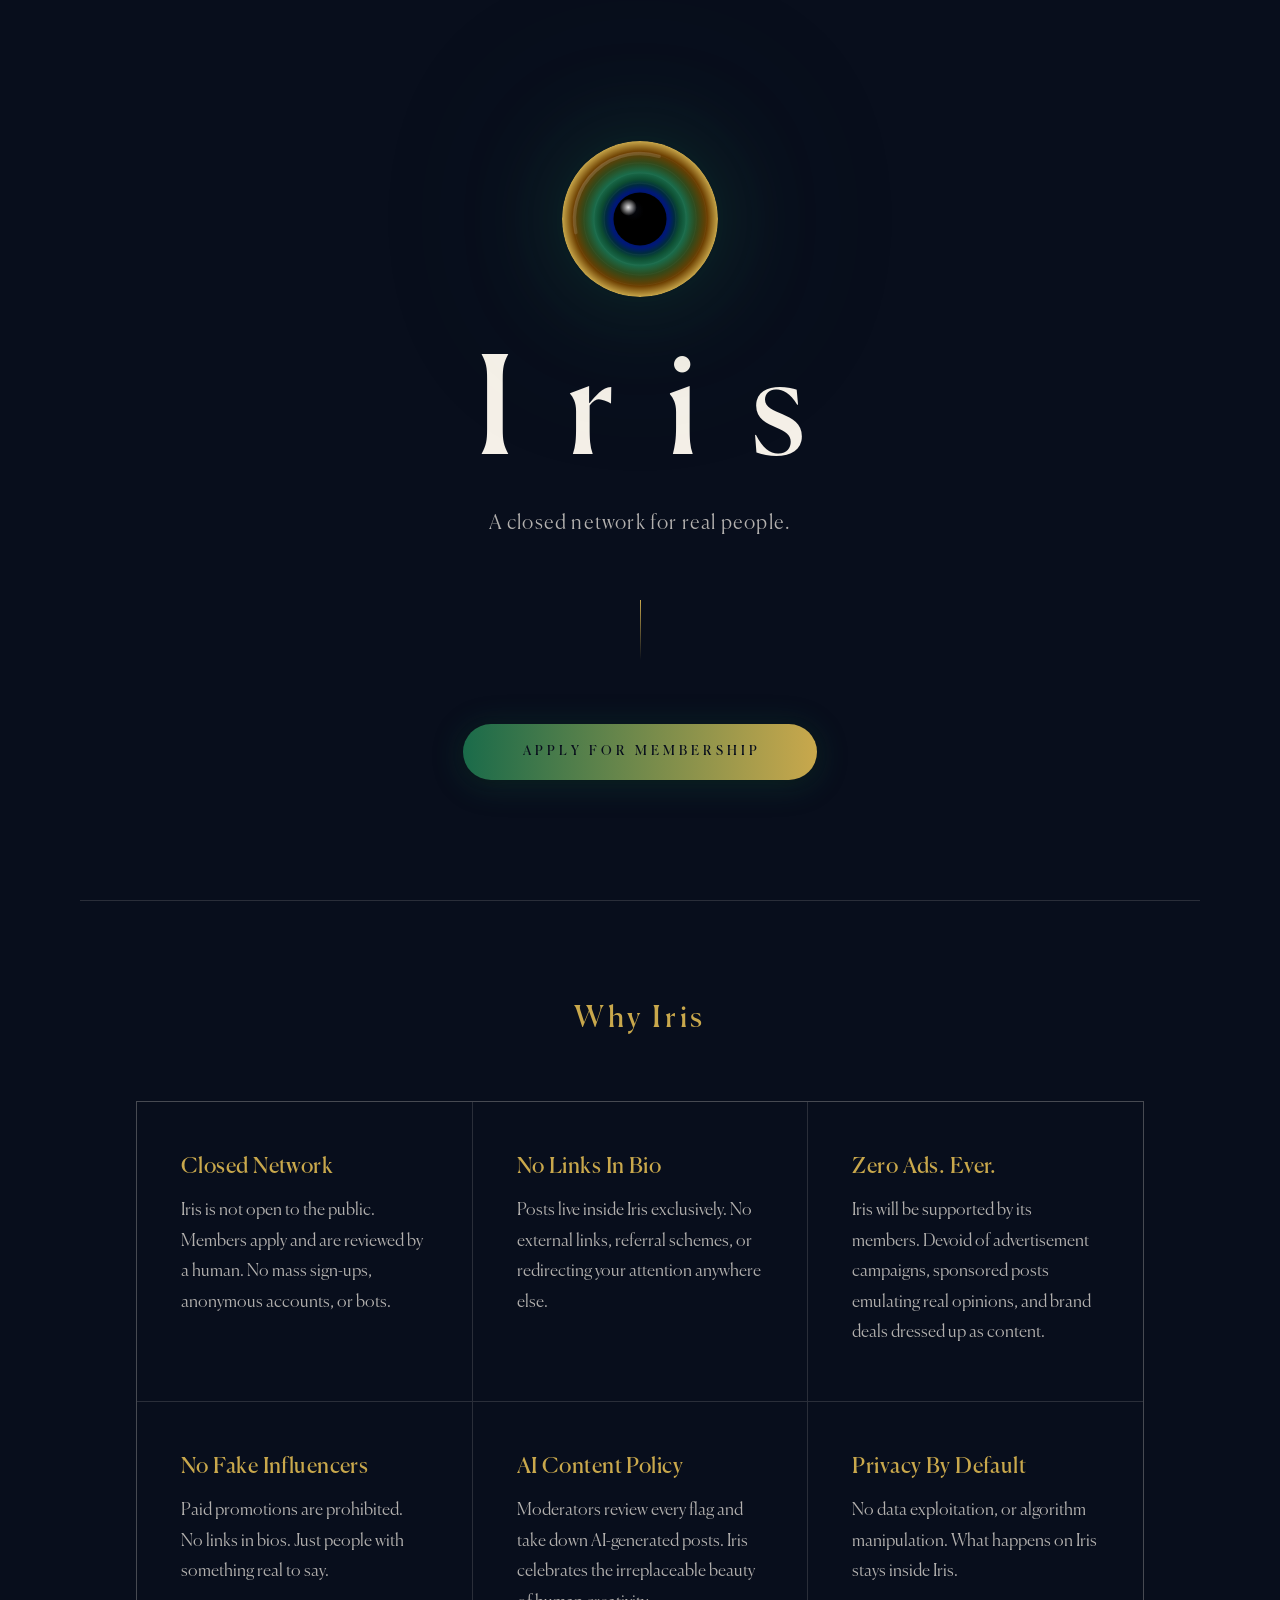
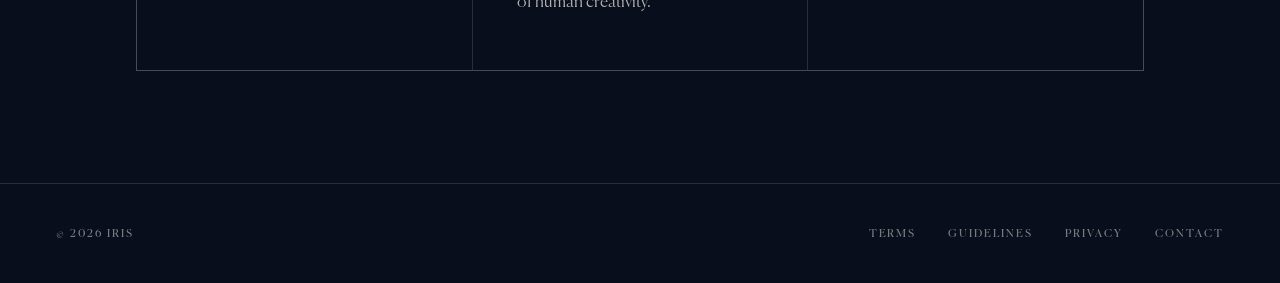
<file: index.html>
<!DOCTYPE html>
<html lang="en">
<head>
  <meta charset="UTF-8" />
  <meta name="viewport" content="width=device-width, initial-scale=1.0" />
  <title>Iris — A closed network for real people</title>
  <meta name="description" content="Iris is a closed network for real people. Every member applies and a human reviews every application. No ads, no fake influencers, no links in bios.">
  <link rel="canonical" href="https://join-iris.com/">
  <meta name="theme-color" content="#080E1C">
  <link rel="icon" href="/favicon.ico" sizes="48x48">
  <link rel="icon" href="/favicon.svg" type="image/svg+xml">
  <link rel="apple-touch-icon" href="/apple-touch-icon.png">
  <meta property="og:type" content="website">
  <meta property="og:site_name" content="Iris">
  <meta property="og:title" content="Iris — A closed network for real people">
  <meta property="og:description" content="Iris is a closed network for real people. Every member applies and a human reviews every application. No ads, no fake influencers, no links in bios.">
  <meta property="og:url" content="https://join-iris.com/">
  <meta property="og:image" content="https://join-iris.com/og-image.png">
  <meta property="og:image:width" content="1200">
  <meta property="og:image:height" content="630">
  <meta property="og:image:alt" content="Iris. A closed network for real people.">
  <meta name="twitter:card" content="summary_large_image">
  <meta name="twitter:title" content="Iris — A closed network for real people">
  <meta name="twitter:description" content="Iris is a closed network for real people. Every member applies and a human reviews every application. No ads, no fake influencers, no links in bios.">
  <meta name="twitter:image" content="https://join-iris.com/og-image.png">
  <link rel="preconnect" href="https://fonts.googleapis.com">
  <link href="https://fonts.googleapis.com/css2?family=Cormorant+Garamond:ital,wght@0,300;0,400;0,500;0,600;1,300;1,400&display=swap" rel="stylesheet">
  <link rel="stylesheet" href="/fonts/fonts.css">
  <style>

    :root {
      --navy:    #080E1C;
      --ivory:   #F5F0E8;
      --ivory-2: rgba(245,240,232,0.72);
      --ivory-3: rgba(245,240,232,0.48);
      --gold:    #C9A84C;
      --emerald: #1A6B4A;
      --rule:    rgba(245,240,232,0.14);
      --serif:   'Canela', 'Cormorant Garamond', Didot, 'Didot LT STD', 'Hoefler Text', Georgia, serif;
      --cta-grad: linear-gradient(90deg, #1A6B4A 0%, #C9A84C 100%);
    }

    *, *::before, *::after { margin: 0; padding: 0; box-sizing: border-box; }
    html { scroll-behavior: smooth; }

    body {
      background: var(--navy);
      color: var(--ivory);
      font-family: var(--serif);
      -webkit-font-smoothing: antialiased;
      overflow-x: hidden;
    }

    /* ── Nav — smart hide on scroll ─────────────────── */
    nav {
      position: fixed;
      inset: 0 0 auto 0;
      z-index: 100;
      display: flex;
      align-items: center;
      justify-content: space-between;
      padding: 32px 56px;
      transition: transform 0.42s cubic-bezier(0.4,0,0.2,1),
                  opacity  0.42s cubic-bezier(0.4,0,0.2,1);
    }
    nav.nav--hidden {
      transform: translateY(-100%);
      opacity: 0;
      pointer-events: none;
    }

    .nav-mark {
      font-family: var(--serif);
      font-size: 15px;
      font-weight: 400;
      letter-spacing: 0.12em;
      color: var(--ivory);
      text-decoration: none;
    }

    .nav-apply {
      font-family: var(--serif);
      font-size: 11px;
      font-weight: 400;
      letter-spacing: 0.22em;
      text-transform: uppercase;
      color: var(--ivory-2);
      text-decoration: none;
      padding-bottom: 3px;
      border-bottom: 1px solid rgba(201,168,76,0.35);
      transition: color 0.3s, border-color 0.3s;
    }
    .nav-apply:hover { color: var(--gold); border-color: var(--gold); }

    /* ── Hero ───────────────────────────────────────── */
    .hero {
      min-height: 100vh;
      display: flex;
      flex-direction: column;
      align-items: center;
      justify-content: center;
      text-align: center;
      padding: 120px 40px 100px;
    }

    .hero-logo {
      width: 156px;
      height: 156px;
      margin-bottom: 52px;
      filter:
        drop-shadow(0 0 48px rgba(26,107,74,0.32))
        drop-shadow(0 0 96px rgba(26,107,74,0.14));
    }

    .hero-name {
      font-family: var(--serif);
      font-size: clamp(80px, 14vw, 136px);
      font-weight: 400;
      letter-spacing: 0.38em;
      text-indent: 0.38em;
      line-height: 1;
      color: var(--ivory);
      margin-bottom: 26px;
    }

    .hero-tag {
      font-family: var(--serif);
      font-size: clamp(16px, 2vw, 20px);
      font-style: normal;
      font-weight: 300;
      letter-spacing: 0.06em;
      color: var(--ivory-2);
      margin-bottom: 64px;
    }

    .hero-rule {
      width: 1px;
      height: 60px;
      background: linear-gradient(to bottom, var(--gold), transparent);
      margin: 0 auto 64px;
    }

    /* gradient pill CTA */
    .cta {
      display: inline-block;
      font-family: var(--serif);
      font-size: 13px;
      font-weight: 400;
      font-style: normal;
      /* Wider tracking spreads the text across the pill; the pill itself
         is untouched — same padding, same shape, purely a type change.
         text-indent always matches letter-spacing so the extra space
         letter-spacing adds trailing the last character (which would
         otherwise push the whole word visually off-center) gets pulled
         back out, keeping it centered in the padding. */
      letter-spacing: 0.32em;
      text-indent: 0.32em;
      text-transform: uppercase;
      color: var(--navy);
      text-decoration: none;
      background: var(--cta-grad);
      border: none;
      border-radius: 100px;
      padding: 20px 56px;
      transition: opacity 0.3s, transform 0.3s;
      box-shadow: 0 4px 32px rgba(26,107,74,0.30), 0 2px 10px rgba(0,0,0,0.35);
    }
    .cta:hover  { opacity: 0.88; transform: translateY(-2px); }
    .cta:active { opacity: 1;    transform: translateY(0); }
    .cta:focus-visible { outline: 2px solid var(--gold); outline-offset: 4px; }

    /* ── Features ───────────────────────────────────── */
    .features {
      border-top: 1px solid var(--rule);
      padding: 100px 56px 112px;
      max-width: 1120px;
      margin: 0 auto;
    }

    .features-eyebrow {
      font-family: var(--serif);
      font-size: 30px;
      font-weight: 400;
      letter-spacing: 0.12em;
      color: var(--gold);
      text-align: center;
      margin-bottom: 64px;
    }

    .features-grid {
      display: grid;
      grid-template-columns: repeat(3, 1fr);
      gap: 1px;
      background: var(--rule);
      border: 1px solid var(--rule);
    }

    .feat {
      background: var(--navy);
      padding: 52px 44px;
      transition: background 0.25s;
    }
    .feat:hover { background: #0c1424; }

    .feat-title {
      font-family: var(--serif);
      font-size: 22px;
      font-weight: 400;
      letter-spacing: 0.02em;
      color: var(--gold);
      margin-bottom: 16px;
      text-wrap: balance;
    }

    .feat-body {
      font-family: var(--serif);
      font-size: 17px;
      font-weight: 300;
      font-style: normal;
      line-height: 1.80;
      color: var(--ivory-2);
    }

    /* ── Footer ─────────────────────────────────────── */
    footer {
      border-top: 1px solid var(--rule);
      padding: 40px 56px;
      display: flex;
      align-items: center;
      justify-content: space-between;
      gap: 20px;
    }

    .footer-copy {
      font-family: var(--serif);
      font-size: 11px;
      font-weight: 400;
      letter-spacing: 0.18em;
      color: var(--ivory-3);
      text-transform: uppercase;
    }

    .footer-links { display: flex; gap: 32px; list-style: none; }
    .footer-links a {
      font-family: var(--serif);
      font-size: 11px;
      font-weight: 400;
      letter-spacing: 0.18em;
      color: var(--ivory-3);
      text-transform: uppercase;
      text-decoration: none;
      transition: color 0.25s;
    }
    .footer-links a:hover { color: var(--ivory-2); }

    /* ── Responsive ─────────────────────────────────── */
    @media (max-width: 860px) {
      .features-grid { grid-template-columns: repeat(2, 1fr); }
    }
    @media (max-width: 560px) {
      nav { padding: 24px 24px; }
      .features { padding: 72px 24px 80px; }
      .features-grid { grid-template-columns: 1fr; }
      footer { flex-direction: column; text-align: center; }
    }
  </style>
</head>
<body>

<!-- Nav — deliberately empty now (the Iris wordmark / Apply links that
     used to sit left/right were removed); kept as an element rather than
     deleted outright since the scroll show/hide script below still
     targets #nav. -->
<nav id="nav"></nav>

<!-- Hero -->
<section class="hero">
  <svg class="hero-logo" viewBox="0 0 200 200" fill="none" xmlns="http://www.w3.org/2000/svg">
    <defs>
      <radialGradient id="iris-body" cx="50%" cy="50%" r="50%">
        <stop offset="0%"   stop-color="#000308"/>
        <stop offset="15%"  stop-color="#001040"/>
        <stop offset="37%"  stop-color="#001878"/>
        <stop offset="44%"  stop-color="#002B40"/>
        <stop offset="51%"  stop-color="#0D4D32"/>
        <stop offset="60%"  stop-color="#1A6B4A"/>
        <stop offset="72%"  stop-color="#2E4A1C"/>
        <stop offset="86%"  stop-color="#6B3E00"/>
        <stop offset="100%" stop-color="#C9A84C"/>
      </radialGradient>
      <radialGradient id="iris-pupil" cx="91.84" cy="89.12" r="12.92" gradientUnits="userSpaceOnUse">
        <stop offset="0%"   stop-color="#06080F"/>
        <stop offset="100%" stop-color="#000000"/>
      </radialGradient>
      <radialGradient id="iris-catch" cx="85" cy="85" r="11" gradientUnits="userSpaceOnUse">
        <stop offset="0%"   stop-color="white" stop-opacity="0.88"/>
        <stop offset="100%" stop-color="white" stop-opacity="0"/>
      </radialGradient>
      <linearGradient id="iris-arc" x1="16" y1="16" x2="184" y2="184" gradientUnits="userSpaceOnUse">
        <stop offset="0%"   stop-color="white" stop-opacity="0.18"/>
        <stop offset="100%" stop-color="white" stop-opacity="0"/>
      </linearGradient>
      <clipPath id="iris-clip"><circle cx="100" cy="100" r="100"/></clipPath>
    </defs>
    <g clip-path="url(#iris-clip)">
      <circle cx="100" cy="100" r="100" fill="url(#iris-body)"/>
      <circle cx="100" cy="100" r="46" fill="none" stroke="white" stroke-opacity="0.035" stroke-width="1.4"/>
      <circle cx="100" cy="100" r="59" fill="none" stroke="white" stroke-opacity="0.035" stroke-width="1.4"/>
      <circle cx="100" cy="100" r="72" fill="none" stroke="white" stroke-opacity="0.035" stroke-width="1.4"/>
      <circle cx="100" cy="100" r="85" fill="none" stroke="white" stroke-opacity="0.035" stroke-width="1.4"/>
      <circle cx="100" cy="100" r="34" fill="url(#iris-pupil)"/>
      <circle cx="85"  cy="85"  r="11" fill="url(#iris-catch)"/>
      <path d="M 17.76,117.46 A 84,84 0 0,1 124.56,19.67"
            fill="none" stroke="url(#iris-arc)" stroke-width="4.4" stroke-linecap="round"/>
    </g>
  </svg>

  <h1 class="hero-name">Iris</h1>
  <p class="hero-tag">A closed network for real people.</p>
  <div class="hero-rule"></div>
  <!-- Eventually points at the App Store listing once one exists —
       left as "#" rather than a guessed/placeholder URL. -->
  <a href="#" class="cta" id="apply">Apply for Membership</a>
</section>

<!-- Features -->
<section class="features">
  <p class="features-eyebrow">Why Iris</p>
  <div class="features-grid">
    <div class="feat">
      <h3 class="feat-title">Closed Network</h3>
      <p class="feat-body">Iris is not open to the public. Members apply and are reviewed by a human. No mass sign-ups, anonymous accounts, or bots.</p>
    </div>
    <div class="feat">
      <h3 class="feat-title">No Links In Bio</h3>
      <p class="feat-body">Posts live inside Iris exclusively. No external links, referral schemes, or redirecting your attention anywhere else.</p>
    </div>
    <div class="feat">
      <h3 class="feat-title">Zero Ads. Ever.</h3>
      <p class="feat-body">Iris will be supported by its members. Devoid of advertisement campaigns, sponsored posts emulating real opinions, and brand deals dressed up as content.</p>
    </div>
    <div class="feat">
      <h3 class="feat-title">No Fake Influencers</h3>
      <p class="feat-body">Paid promotions are prohibited. No links in bios. Just people with something real to say.</p>
    </div>
    <div class="feat">
      <h3 class="feat-title">AI Content Policy</h3>
      <p class="feat-body">Moderators review every flag and take down AI-generated posts. Iris celebrates the irreplaceable beauty of human creativity.</p>
    </div>
    <div class="feat">
      <h3 class="feat-title">Privacy By Default</h3>
      <p class="feat-body">No data exploitation, or algorithm manipulation. What happens on Iris stays inside Iris.</p>
    </div>
  </div>
</section>

<!-- Footer -->
<footer>
  <span class="footer-copy">© 2026 Iris</span>
  <ul class="footer-links">
    <li><a href="/terms/">Terms</a></li>
    <li><a href="/guidelines/">Guidelines</a></li>
    <li><a href="/privacy/">Privacy</a></li>
    <li><a href="/contact/">Contact</a></li>
  </ul>
</footer>

<script>
  (function () {
    const nav = document.getElementById('nav');
    let lastY = 0;
    let ticking = false;

    window.addEventListener('scroll', function () {
      if (!ticking) {
        requestAnimationFrame(function () {
          const y = window.scrollY;
          if (y <= 10) {
            // Always show at the very top
            nav.classList.remove('nav--hidden');
          } else if (y > lastY) {
            // Scrolling down — hide
            nav.classList.add('nav--hidden');
          } else {
            // Scrolling up — show
            nav.classList.remove('nav--hidden');
          }
          lastY = y;
          ticking = false;
        });
        ticking = true;
      }
    }, { passive: true });
  })();
</script>

</body>
</html>

</body></html>
</file>
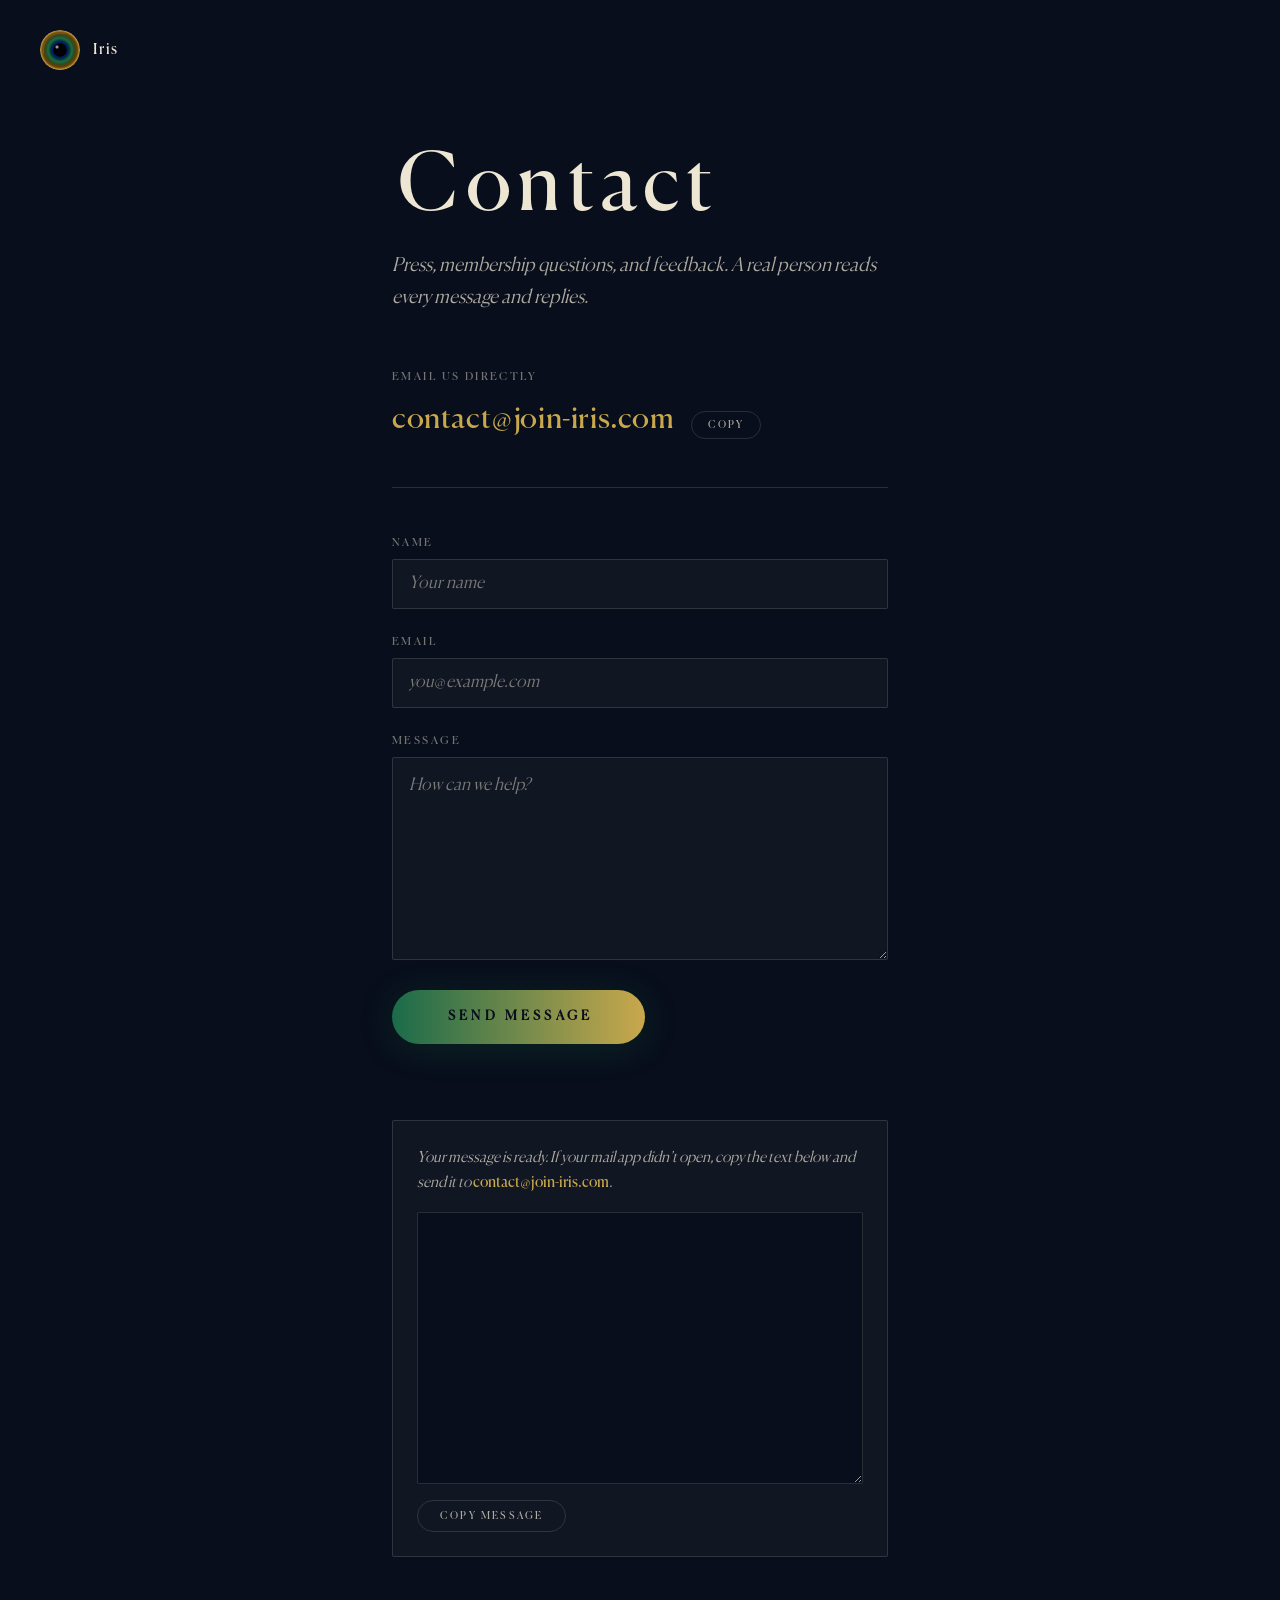
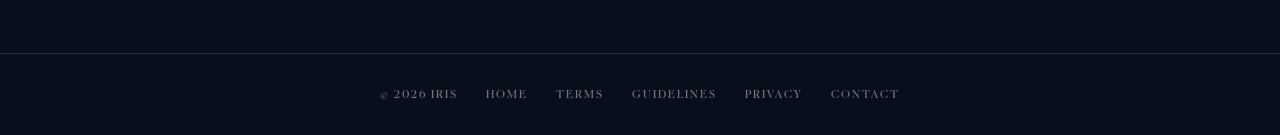
<file: contact/index.html>
<!DOCTYPE html>
<html lang="en">
<head>
  <meta charset="UTF-8" />
  <meta name="viewport" content="width=device-width, initial-scale=1.0" />
  <title>Contact — Iris</title>
  <meta name="description" content="Contact Iris about press, membership questions or feedback. A real person reads every message and replies.">
  <link rel="canonical" href="https://join-iris.com/contact/">
  <meta name="theme-color" content="#080E1C">
  <link rel="icon" href="/favicon.ico" sizes="48x48">
  <link rel="icon" href="/favicon.svg" type="image/svg+xml">
  <link rel="apple-touch-icon" href="/apple-touch-icon.png">
  <meta property="og:type" content="website">
  <meta property="og:site_name" content="Iris">
  <meta property="og:title" content="Contact — Iris">
  <meta property="og:description" content="Contact Iris about press, membership questions or feedback. A real person reads every message and replies.">
  <meta property="og:url" content="https://join-iris.com/contact/">
  <meta property="og:image" content="https://join-iris.com/og-image.png">
  <meta property="og:image:width" content="1200">
  <meta property="og:image:height" content="630">
  <meta property="og:image:alt" content="Iris. A closed network for real people.">
  <meta name="twitter:card" content="summary_large_image">
  <meta name="twitter:title" content="Contact — Iris">
  <meta name="twitter:description" content="Contact Iris about press, membership questions or feedback. A real person reads every message and replies.">
  <meta name="twitter:image" content="https://join-iris.com/og-image.png">
  <link rel="stylesheet" href="/fonts/fonts.css">
  <link rel="preconnect" href="https://fonts.googleapis.com">
  <link href="https://fonts.googleapis.com/css2?family=Cormorant+Garamond:ital,wght@0,300;0,400;0,500;0,600;1,300;1,400&display=swap" rel="stylesheet">
  <style>
    :root {
      --navy:    #080E1C;
      --navy-2:  #0c1424;
      --ivory:   #EDE6D3;
      --ivory-2: rgba(237,230,211,0.72);
      --ivory-3: rgba(237,230,211,0.48);
      --gold:    #C9A84C;
      --emerald: #1A6B4A;
      --rule:    rgba(237,230,211,0.14);
      --field:   rgba(237,230,211,0.04);
      --serif:   'Canela', 'Cormorant Garamond', Didot, 'Didot LT STD', 'Hoefler Text', Georgia, serif;
      --cta-grad: linear-gradient(90deg, #1A6B4A 0%, #C9A84C 100%);
    }

    *, *::before, *::after { margin: 0; padding: 0; box-sizing: border-box; }
    html { scroll-behavior: smooth; }

    body {
      background: var(--navy);
      color: var(--ivory);
      font-family: var(--serif);
      -webkit-font-smoothing: antialiased;
      min-height: 100vh;
      display: flex;
      flex-direction: column;
      overflow-x: hidden;
    }

    /* ── Brand header ───────────────────────────────── */
    .site-head {
      position: absolute;
      inset: 0 0 auto 0;
      padding: 30px 40px;
    }
    .brand {
      display: inline-flex;
      align-items: center;
      gap: 13px;
      text-decoration: none;
    }
    .brand-mark { width: 40px; height: 40px; display: block; }
    .brand-word {
      font-family: var(--serif);
      font-size: 15px;
      font-weight: 400;
      letter-spacing: 0.12em;
      color: var(--ivory);
    }

    /* ── Body column ────────────────────────────────── */
    .wrap {
      width: 100%;
      max-width: 560px;
      margin: 0 auto;
      padding: 148px 32px 96px;
      flex: 1 0 auto;
    }

    .title {
      font-family: var(--serif);
      font-size: clamp(48px, 9vw, 80px);
      font-weight: 400;
      letter-spacing: 0.08em;
      text-indent: 0.08em;
      line-height: 1;
      color: var(--ivory);
      margin-bottom: 22px;
    }

    .lede {
      font-family: var(--serif);
      font-size: clamp(16px, 2.1vw, 19px);
      font-style: italic;
      font-weight: 300;
      line-height: 1.7;
      color: var(--ivory-2);
      margin-bottom: 52px;
    }

    /* ── Direct email ───────────────────────────────── */
    .direct {
      margin-bottom: 48px;
      padding-bottom: 48px;
      border-bottom: 1px solid var(--rule);
    }
    .direct-label,
    .field label {
      font-family: var(--serif);
      font-size: 11px;
      font-weight: 400;
      letter-spacing: 0.22em;
      text-transform: uppercase;
      color: var(--ivory-3);
    }
    .direct-row {
      display: flex;
      align-items: baseline;
      flex-wrap: wrap;
      gap: 16px;
      margin-top: 14px;
    }
    .direct-mail {
      font-family: var(--serif);
      font-size: clamp(22px, 3.6vw, 30px);
      font-weight: 400;
      letter-spacing: 0.02em;
      color: var(--gold);
      text-decoration: none;
      border-bottom: 1px solid transparent;
      transition: border-color 0.25s;
    }
    .direct-mail:hover { border-color: rgba(201,168,76,0.5); }

    .copy {
      font-family: var(--serif);
      font-size: 10px;
      font-weight: 400;
      letter-spacing: 0.22em;
      text-transform: uppercase;
      color: var(--ivory-2);
      background: transparent;
      border: 1px solid var(--rule);
      border-radius: 100px;
      padding: 7px 16px;
      cursor: pointer;
      transition: color 0.25s, border-color 0.25s;
    }
    .copy:hover { color: var(--gold); border-color: rgba(201,168,76,0.5); }
    .copy--wide { align-self: flex-start; padding: 9px 22px; }

    /* ── Form ───────────────────────────────────────── */
    .form { display: flex; flex-direction: column; gap: 26px; }
    .field { display: flex; flex-direction: column; gap: 10px; }
    .field input,
    .field textarea {
      font-family: var(--serif);
      font-size: 17px;
      font-weight: 300;
      color: var(--ivory);
      background: var(--field);
      border: 1px solid var(--rule);
      border-radius: 2px;
      padding: 14px 16px;
      transition: border-color 0.25s, box-shadow 0.25s, background 0.25s;
    }
    .field textarea { resize: vertical; min-height: 150px; line-height: 1.7; }
    .field input::placeholder,
    .field textarea::placeholder { color: var(--ivory-3); font-style: italic; }
    .field input:focus,
    .field textarea:focus {
      outline: none;
      border-color: var(--gold);
      background: rgba(237,230,211,0.06);
      box-shadow: 0 0 0 3px rgba(201,168,76,0.12);
    }
    .field--error input,
    .field--error textarea { border-color: rgba(201,168,76,0.7); }

    /* gradient pill — same treatment as the landing page CTA */
    .cta {
      align-self: flex-start;
      font-family: var(--serif);
      font-size: 13px;
      font-weight: 600;
      letter-spacing: 0.32em;
      text-indent: 0.32em;
      text-transform: uppercase;
      color: var(--navy);
      background: var(--cta-grad);
      border: none;
      border-radius: 100px;
      padding: 19px 52px;
      cursor: pointer;
      margin-top: 4px;
      transition: opacity 0.3s, transform 0.3s;
      box-shadow: 0 4px 32px rgba(26,107,74,0.30), 0 2px 10px rgba(0,0,0,0.35);
    }
    .cta:hover  { opacity: 0.88; transform: translateY(-2px); }
    .cta:active { opacity: 1;    transform: translateY(0); }

    .form-note {
      font-family: var(--serif);
      font-size: 14px;
      font-style: italic;
      font-weight: 300;
      line-height: 1.6;
      color: var(--ivory-2);
      min-height: 1em;
    }
    .form-note--warn { color: var(--gold); font-style: normal; }
    .form-note--ok   { color: var(--ivory-2); }

    /* ── Copy-and-send fallback ─────────────────────── */
    .fallback {
      margin-top: 36px;
      padding: 24px;
      background: var(--field);
      border: 1px solid var(--rule);
      border-radius: 2px;
      display: flex;
      flex-direction: column;
      gap: 16px;
    }
    .fallback-lead {
      font-family: var(--serif);
      font-size: 15px;
      font-style: italic;
      font-weight: 300;
      line-height: 1.7;
      color: var(--ivory-2);
    }
    .fallback-lead strong { color: var(--gold); font-style: normal; font-weight: 400; }
    .fallback-text {
      font-family: var(--serif);
      font-size: 14px;
      font-weight: 300;
      line-height: 1.7;
      white-space: pre-wrap;
      color: var(--ivory);
      background: var(--navy);
      border: 1px solid var(--rule);
      border-radius: 2px;
      padding: 16px;
      resize: vertical;
      min-height: 160px;
    }
    .fallback-text:focus { outline: none; border-color: var(--gold); }

    /* ── Footer ─────────────────────────────────────── */
    footer {
      flex-shrink: 0;
      border-top: 1px solid var(--rule);
      padding: 34px 40px;
      display: flex;
      align-items: center;
      justify-content: center;
      gap: 28px;
      flex-wrap: wrap;
    }
    footer a, .footer-copy {
      font-family: var(--serif);
      font-size: 11px;
      font-weight: 400;
      letter-spacing: 0.18em;
      text-transform: uppercase;
      color: var(--ivory-3);
      text-decoration: none;
    }
    footer a { transition: color 0.25s; }
    footer a:hover { color: var(--ivory-2); }

    a:focus-visible,
    button:focus-visible,
    textarea:focus-visible,
    input:focus-visible {
      outline: 2px solid var(--gold);
      outline-offset: 3px;
    }

    @media (max-width: 560px) {
      .site-head { padding: 22px 22px; }
      .wrap { padding: 124px 22px 80px; }
      .cta { align-self: stretch; text-align: center; }
    }

    @media (prefers-reduced-motion: reduce) {
      html { scroll-behavior: auto; }
      *, *::before, *::after { transition: none !important; }
    }
  </style>
</head>
<body>

<header class="site-head">
  <!-- Back to the landing page. On the standalone site this becomes "/". -->
  <a class="brand" href="/">
    <svg class="brand-mark" viewBox="0 0 200 200" fill="none" xmlns="http://www.w3.org/2000/svg">
      <defs>
        <radialGradient id="iris-body" cx="50%" cy="50%" r="50%">
          <stop offset="0%"   stop-color="#000308"/>
          <stop offset="15%"  stop-color="#001040"/>
          <stop offset="37%"  stop-color="#001878"/>
          <stop offset="44%"  stop-color="#002B40"/>
          <stop offset="51%"  stop-color="#0D4D32"/>
          <stop offset="60%"  stop-color="#1A6B4A"/>
          <stop offset="72%"  stop-color="#2E4A1C"/>
          <stop offset="86%"  stop-color="#6B3E00"/>
          <stop offset="100%" stop-color="#C9A84C"/>
        </radialGradient>
        <radialGradient id="iris-pupil" cx="91.84" cy="89.12" r="12.92" gradientUnits="userSpaceOnUse">
          <stop offset="0%"   stop-color="#06080F"/>
          <stop offset="100%" stop-color="#000000"/>
        </radialGradient>
        <radialGradient id="iris-catch" cx="85" cy="85" r="11" gradientUnits="userSpaceOnUse">
          <stop offset="0%"   stop-color="white" stop-opacity="0.88"/>
          <stop offset="100%" stop-color="white" stop-opacity="0"/>
        </radialGradient>
        <linearGradient id="iris-arc" x1="16" y1="16" x2="184" y2="184" gradientUnits="userSpaceOnUse">
          <stop offset="0%"   stop-color="white" stop-opacity="0.18"/>
          <stop offset="100%" stop-color="white" stop-opacity="0"/>
        </linearGradient>
        <clipPath id="iris-clip"><circle cx="100" cy="100" r="100"/></clipPath>
      </defs>
      <g clip-path="url(#iris-clip)">
        <circle cx="100" cy="100" r="100" fill="url(#iris-body)"/>
        <circle cx="100" cy="100" r="46" fill="none" stroke="white" stroke-opacity="0.035" stroke-width="1.4"/>
        <circle cx="100" cy="100" r="59" fill="none" stroke="white" stroke-opacity="0.035" stroke-width="1.4"/>
        <circle cx="100" cy="100" r="72" fill="none" stroke="white" stroke-opacity="0.035" stroke-width="1.4"/>
        <circle cx="100" cy="100" r="85" fill="none" stroke="white" stroke-opacity="0.035" stroke-width="1.4"/>
        <circle cx="100" cy="100" r="34" fill="url(#iris-pupil)"/>
        <circle cx="85"  cy="85"  r="11" fill="url(#iris-catch)"/>
        <path d="M 17.76,117.46 A 84,84 0 0,1 124.56,19.67"
              fill="none" stroke="url(#iris-arc)" stroke-width="4.4" stroke-linecap="round"/>
      </g>
    </svg>
    <span class="brand-word">Iris</span>
  </a>
</header>

<main class="wrap">
  <h1 class="title">Contact</h1>
  <p class="lede">Press, membership questions, and feedback. A real person reads every message and replies.</p>

  <div class="direct">
    <span class="direct-label">Email us directly</span>
    <div class="direct-row">
      <a class="direct-mail" id="mail" href="mailto:contact@join-iris.com">contact@join-iris.com</a>
      <button class="copy" type="button" id="copyMail">Copy</button>
    </div>
  </div>

  <form class="form" id="form" novalidate>
    <div class="field" id="field-name">
      <label for="name">Name</label>
      <input id="name" name="name" type="text" autocomplete="name" placeholder="Your name" required />
    </div>
    <div class="field" id="field-email">
      <label for="email">Email</label>
      <input id="email" name="email" type="email" autocomplete="email" placeholder="you@example.com" required />
    </div>
    <div class="field" id="field-message">
      <label for="message">Message</label>
      <textarea id="message" name="message" rows="6" placeholder="How can we help?" required></textarea>
    </div>
    <!-- Honeypot: hidden from people, bots fill it → submission is dropped. -->
    <input type="checkbox" name="botcheck" id="botcheck" tabindex="-1" autocomplete="off" aria-hidden="true" style="display:none !important" />
    <button class="cta" type="submit">Send Message</button>
    <p class="form-note" id="note" role="status" aria-live="polite"></p>
  </form>

  <section class="fallback" id="fallback" hidden>
    <p class="fallback-lead">Your message is ready. If your mail app didn’t open, copy the text below and send it to <strong>contact@join-iris.com</strong>.</p>
    <textarea class="fallback-text" id="fallbackText" readonly rows="10" aria-label="Message to copy"></textarea>
    <button class="copy copy--wide" type="button" id="copyMsg">Copy message</button>
  </section>
</main>

<footer>
  <span class="footer-copy">© 2026 Iris</span>
  <a href="/">Home</a>
  <a href="/terms/">Terms</a>
  <a href="/guidelines/">Guidelines</a>
  <a href="/privacy/">Privacy</a>
  <a href="/contact/" aria-current="page">Contact</a>
</footer>

<script>
  (function () {
    // Messages are emailed to contact@join-iris.com through Web3Forms (the key
    // below is a public access key, meant to ship in page source). If that request
    // fails, the visitor's mail app opens with the message pre-filled, plus a
    // copy-and-send fallback panel.
    var WEB3FORMS_KEY = "433ab33f-0012-4a70-aedd-80edcacc61ef";
    var FORM_ENDPOINT = WEB3FORMS_KEY ? "https://api.web3forms.com/submit" : "";
    var INBOX = "contact@join-iris.com";

    var form         = document.getElementById('form');
    var note         = document.getElementById('note');
    var fallback     = document.getElementById('fallback');
    var fallbackText = document.getElementById('fallbackText');
    var smooth       = !window.matchMedia('(prefers-reduced-motion: reduce)').matches;

    function composed(name, email, message) {
      return "To: " + INBOX + "\n" +
             "Subject: Iris inquiry from " + name + "\n\n" +
             "Name: " + name + "\n" +
             "Email: " + email + "\n\n" +
             message + "\n";
    }

    function legacyCopy(text) {
      try {
        var ta = document.createElement('textarea');
        ta.value = text;
        ta.setAttribute('readonly', '');
        ta.style.position = 'absolute';
        ta.style.left = '-9999px';
        document.body.appendChild(ta);
        ta.select();
        document.execCommand('copy');
        document.body.removeChild(ta);
      } catch (e) { /* clipboard unavailable in this context */ }
    }

    function copyText(text, btn) {
      var flash = function () {
        var old = btn.textContent;
        btn.textContent = 'Copied';
        setTimeout(function () { btn.textContent = old; }, 1600);
      };
      if (navigator.clipboard && navigator.clipboard.writeText) {
        navigator.clipboard.writeText(text).then(flash, function () { legacyCopy(text); flash(); });
      } else {
        legacyCopy(text);
        flash();
      }
    }

    document.getElementById('copyMail').addEventListener('click', function () {
      copyText(INBOX, this);
    });
    document.getElementById('copyMsg').addEventListener('click', function () {
      copyText(fallbackText.value, this);
    });

    function setNote(text, kind) {
      note.textContent = text;
      note.className = 'form-note' + (kind ? ' form-note--' + kind : '');
    }

    function markError(id, bad) {
      document.getElementById('field-' + id).classList.toggle('field--error', bad);
    }

    function showFallback(name, email, message) {
      fallbackText.value = composed(name, email, message);
      fallback.hidden = false;
      fallback.scrollIntoView({ behavior: smooth ? 'smooth' : 'auto', block: 'start' });
    }

    function mailtoHandoff(name, email, message) {
      var subject = encodeURIComponent("Iris inquiry from " + name);
      var body = encodeURIComponent("Name: " + name + "\nEmail: " + email + "\n\n" + message);
      try {
        window.location.href = "mailto:" + INBOX + "?subject=" + subject + "&body=" + body;
      } catch (e) { /* some embedded contexts ignore mailto: */ }
    }

    form.addEventListener('submit', function (e) {
      e.preventDefault();

      var name    = document.getElementById('name').value.trim();
      var email   = document.getElementById('email').value.trim();
      var message = document.getElementById('message').value.trim();
      var validEmail = /.+@.+\..+/.test(email);

      markError('name', !name);
      markError('email', !validEmail);
      markError('message', !message);

      if (!name || !validEmail || !message) {
        setNote("Add your name, a valid email, and a message.", "warn");
        return;
      }

      if (document.getElementById('botcheck').checked) { form.reset(); return; }

      if (FORM_ENDPOINT) {
        setNote("Sending…", "ok");
        fetch(FORM_ENDPOINT, {
          method: 'POST',
          headers: { 'Content-Type': 'application/json', 'Accept': 'application/json' },
          body: JSON.stringify({
            access_key: WEB3FORMS_KEY,
            subject: "Iris inquiry from " + name,
            name: name, email: email, message: message
          })
        }).then(function (r) {
          if (!r.ok) throw new Error('bad status');
          form.reset();
          setNote("Sent. We’ll reply to " + email + " soon.", "ok");
        }).catch(function () {
          setNote("Couldn’t send from here — copy the message below instead.", "warn");
          mailtoHandoff(name, email, message);
          showFallback(name, email, message);
        });
        return;
      }

      mailtoHandoff(name, email, message);
      showFallback(name, email, message);
      setNote("Opening your mail app — or use the copy below.", "ok");
    });
  })();
</script>

</body>
</html>

</body></html>
</file>
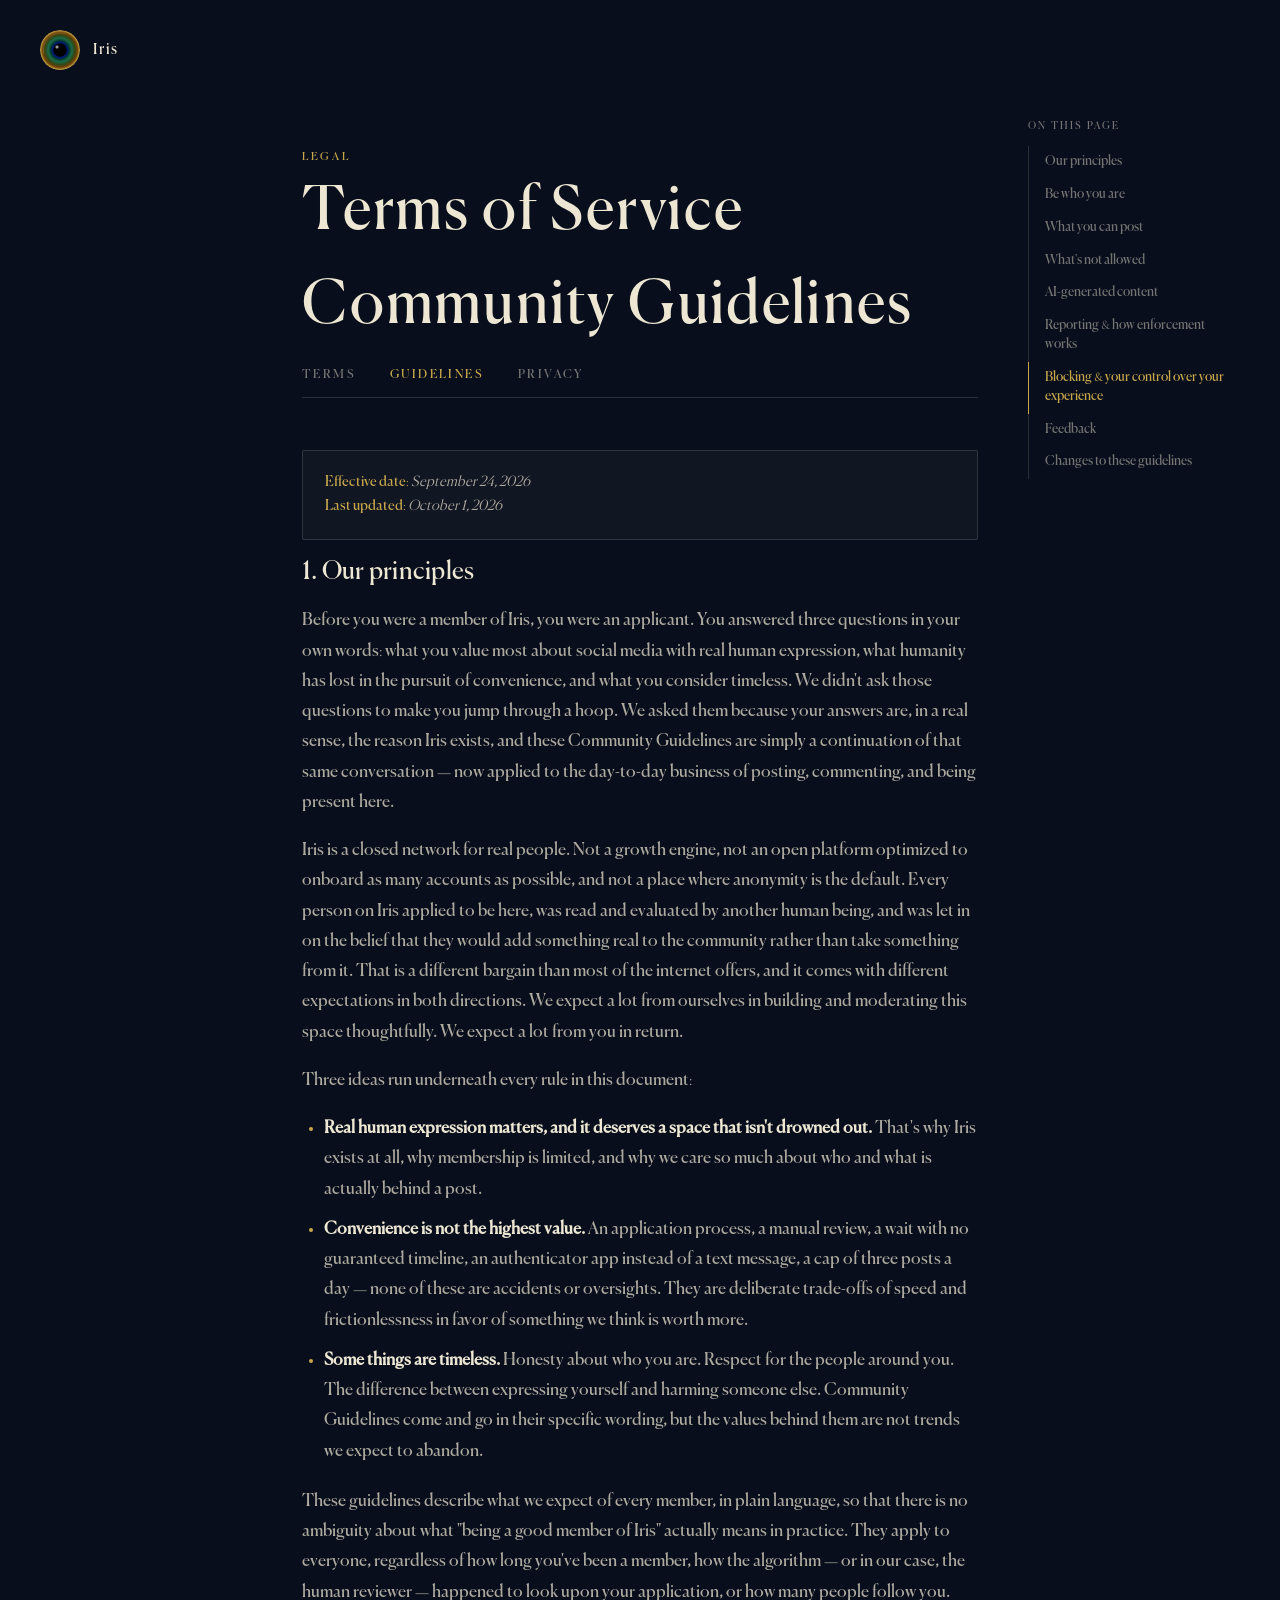
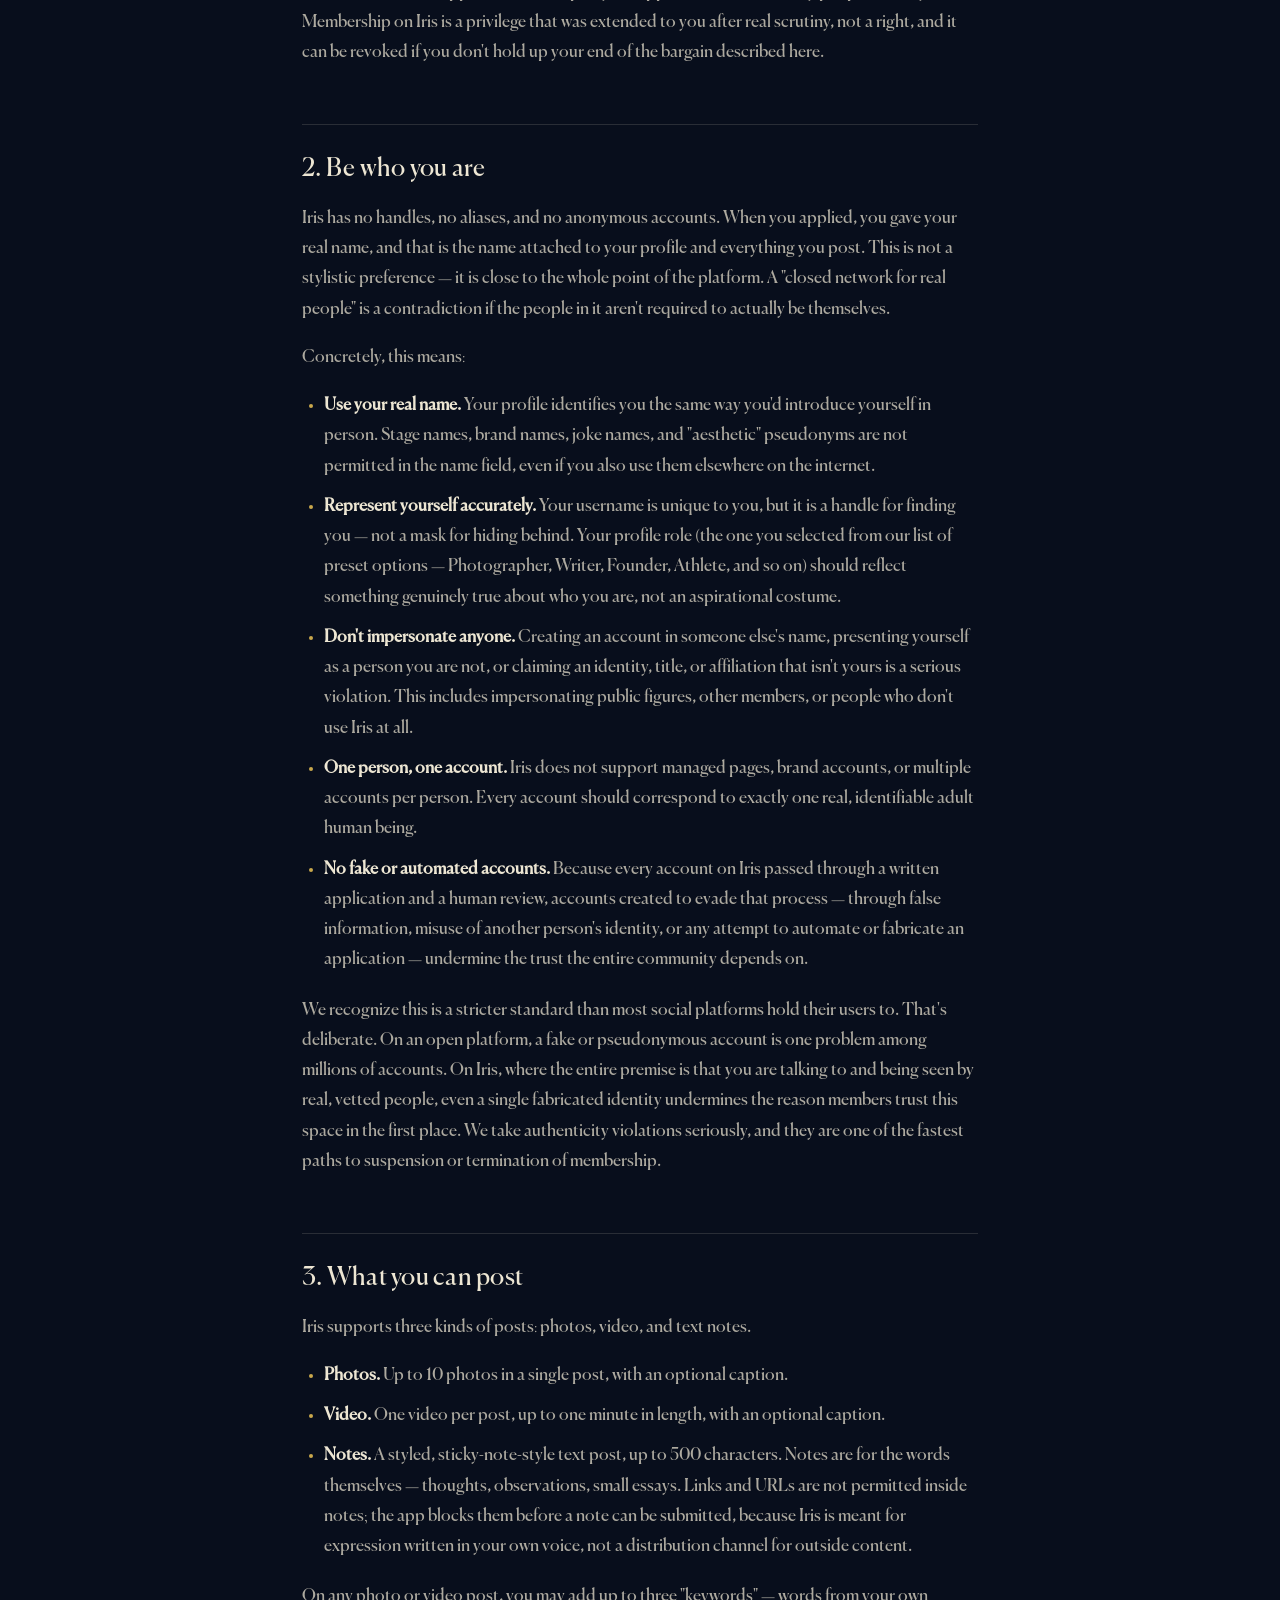
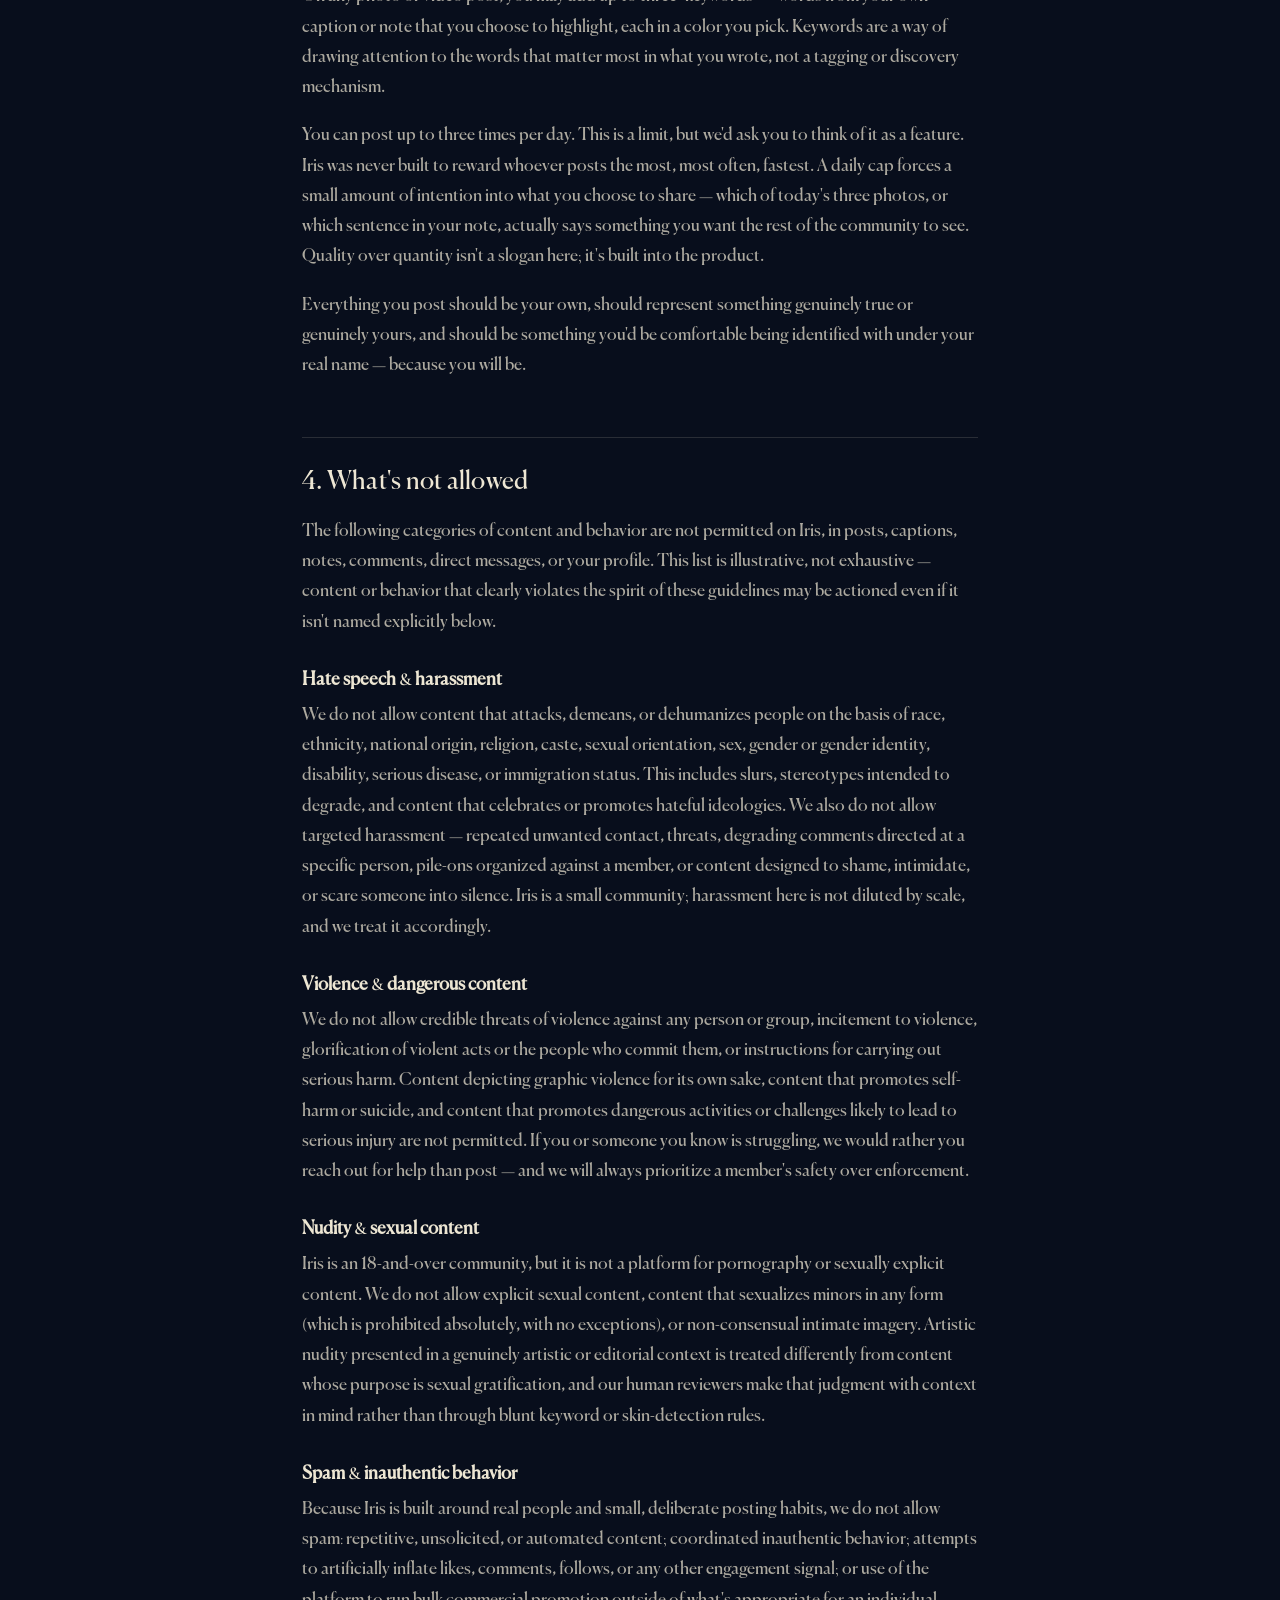
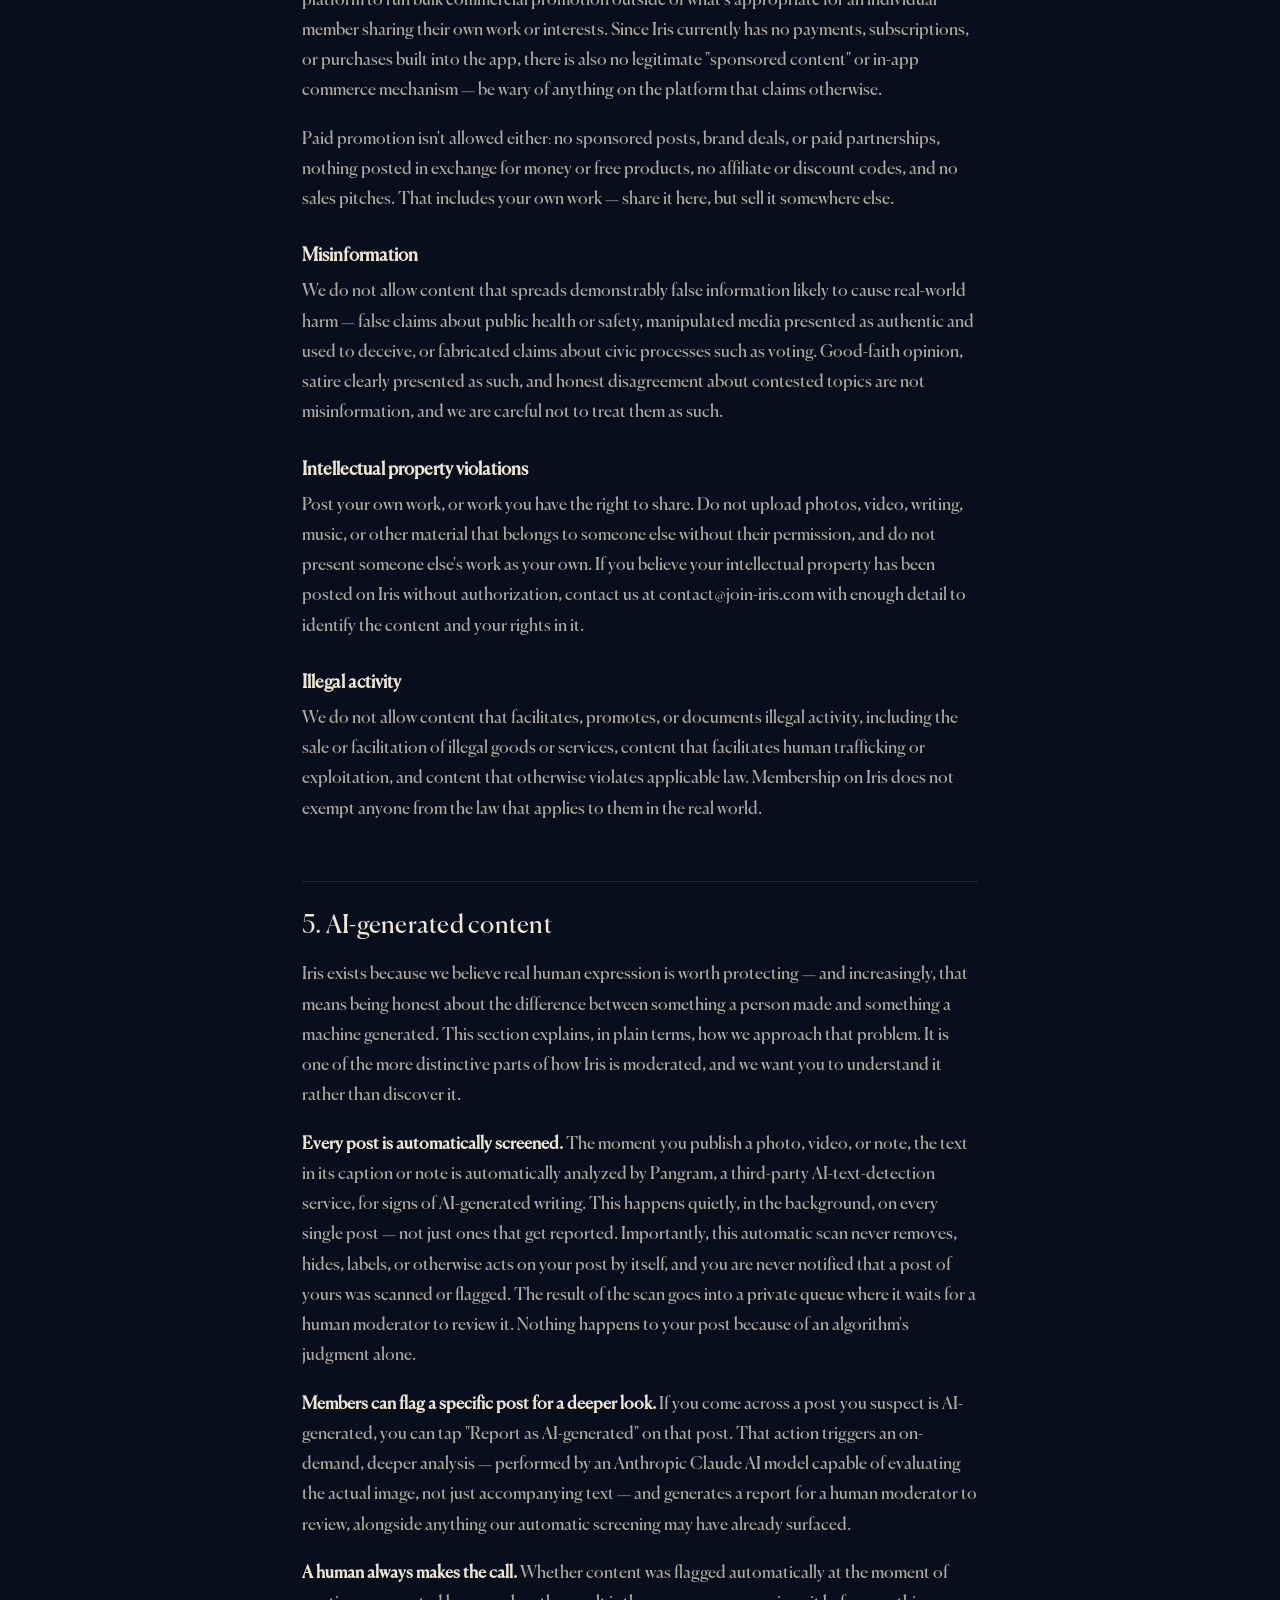
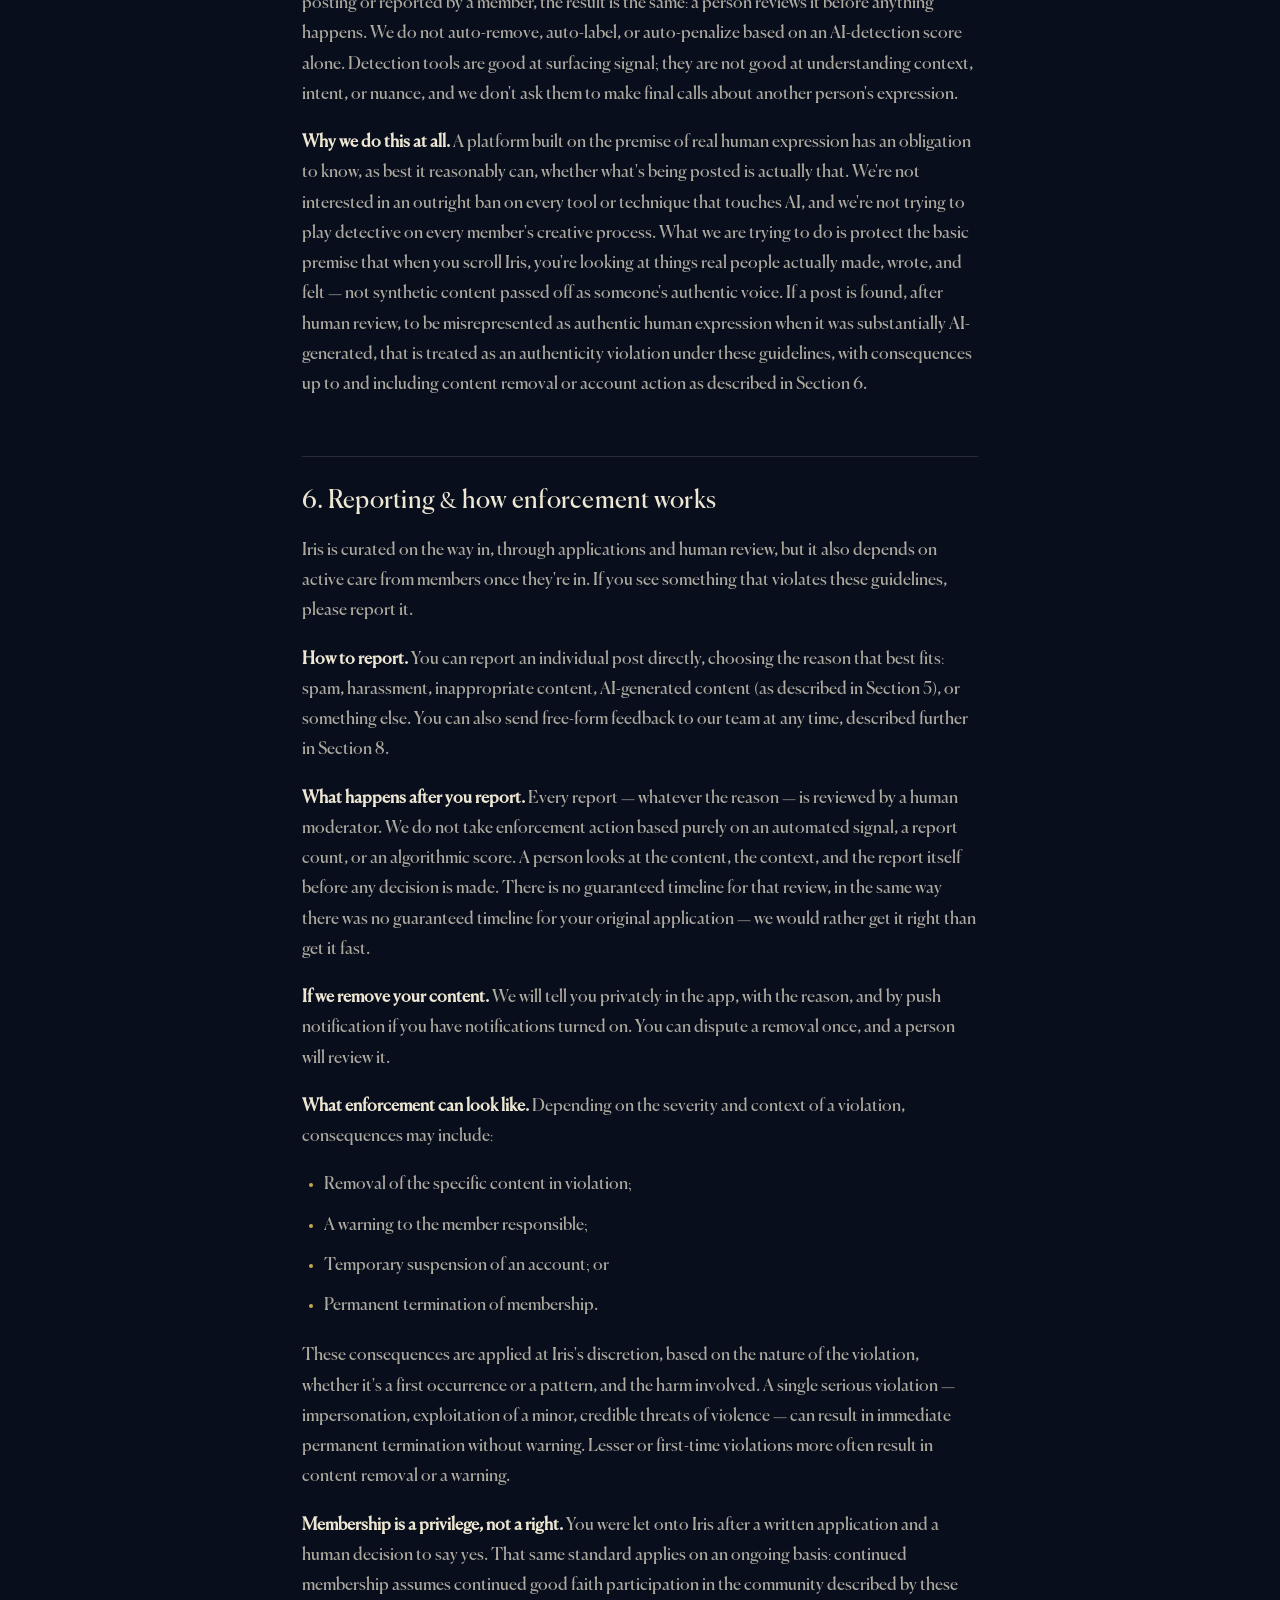
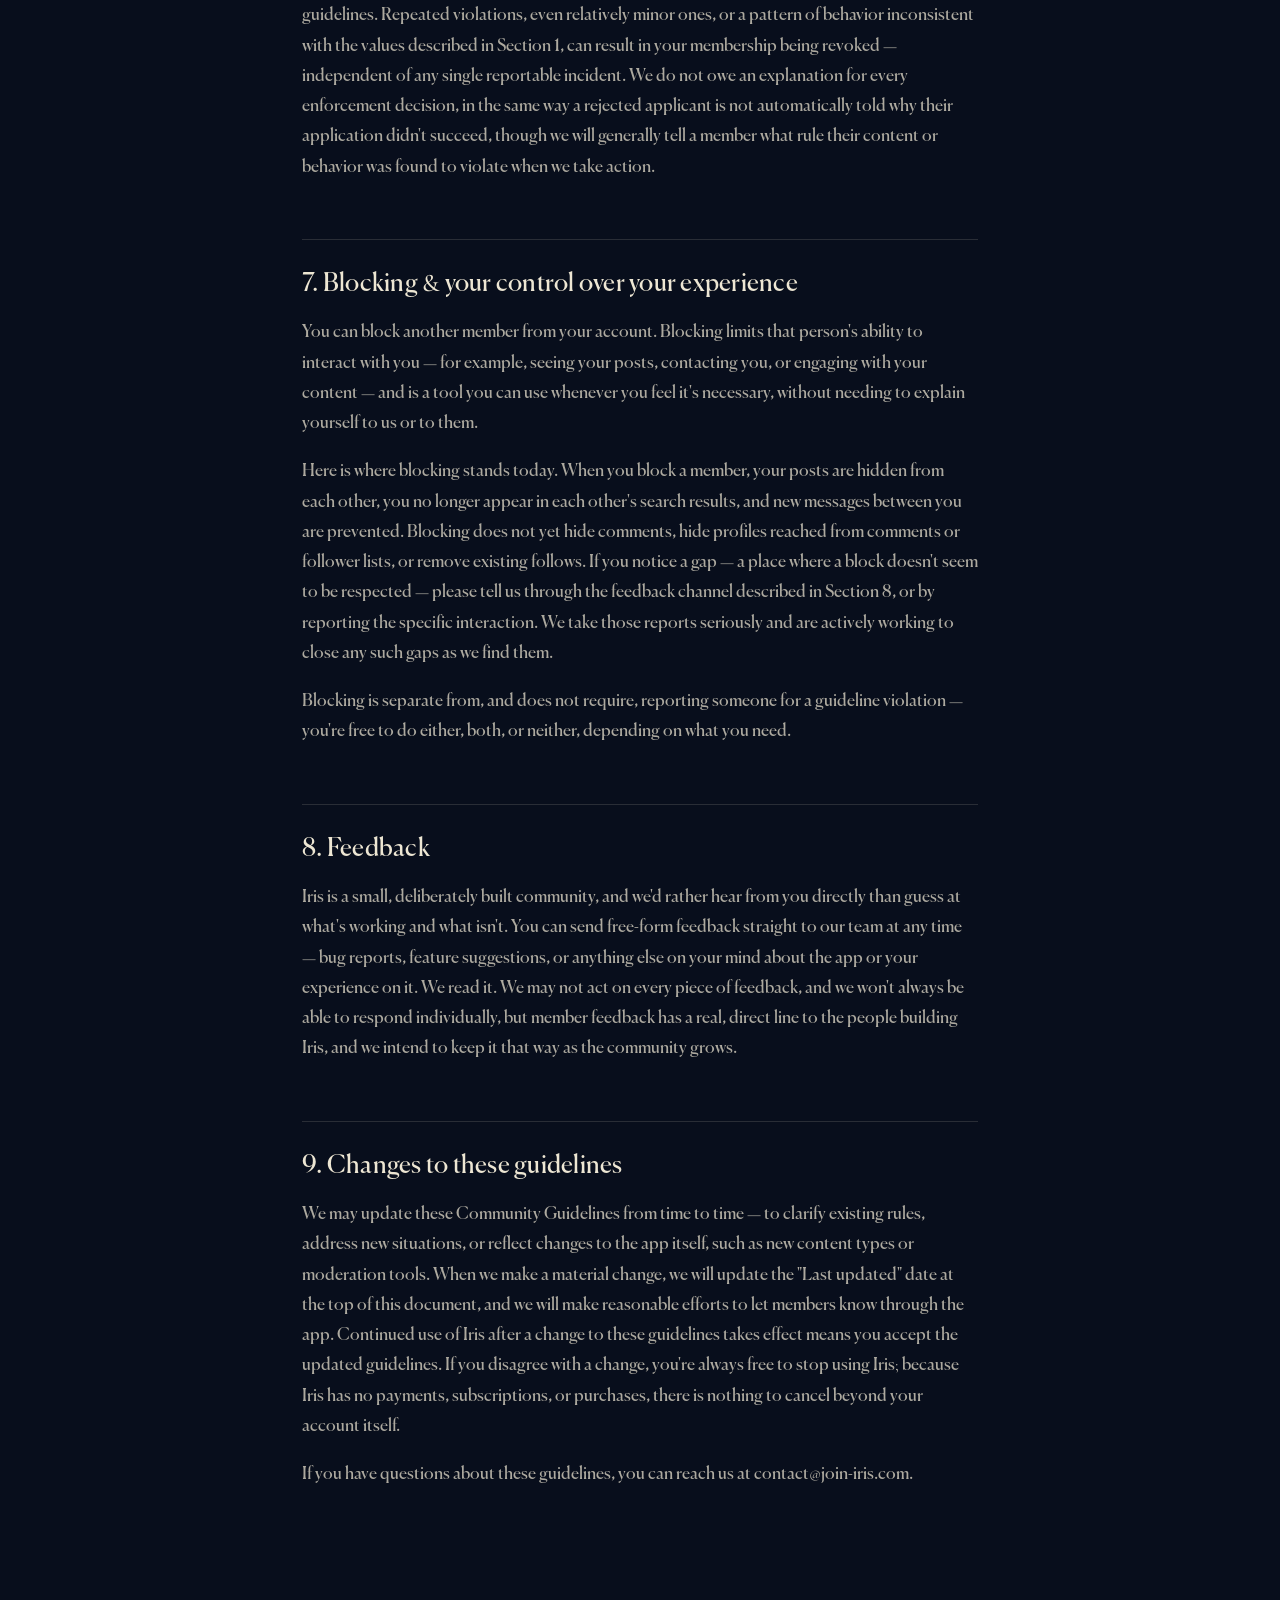
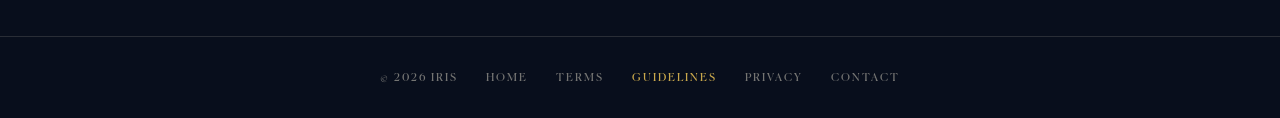
<file: guidelines/index.html>
<!DOCTYPE html>
<html lang="en">
<head>
<meta charset="utf-8">
<meta name="viewport" content="width=device-width, initial-scale=1">
  <title>Community Guidelines — Iris</title>
  <meta name="description" content="The Iris Community Guidelines: be who you are, what you can post, what is not allowed, and how AI-generated content and reporting work.">
  <link rel="canonical" href="https://join-iris.com/guidelines/">
  <meta name="theme-color" content="#080E1C">
  <link rel="icon" href="/favicon.ico" sizes="48x48">
  <link rel="icon" href="/favicon.svg" type="image/svg+xml">
  <link rel="apple-touch-icon" href="/apple-touch-icon.png">
  <meta property="og:type" content="website">
  <meta property="og:site_name" content="Iris">
  <meta property="og:title" content="Community Guidelines — Iris">
  <meta property="og:description" content="The Iris Community Guidelines: be who you are, what you can post, what is not allowed, and how AI-generated content and reporting work.">
  <meta property="og:url" content="https://join-iris.com/guidelines/">
  <meta property="og:image" content="https://join-iris.com/og-image.png">
  <meta property="og:image:width" content="1200">
  <meta property="og:image:height" content="630">
  <meta property="og:image:alt" content="Iris. A closed network for real people.">
  <meta name="twitter:card" content="summary_large_image">
  <meta name="twitter:title" content="Community Guidelines — Iris">
  <meta name="twitter:description" content="The Iris Community Guidelines: be who you are, what you can post, what is not allowed, and how AI-generated content and reporting work.">
  <meta name="twitter:image" content="https://join-iris.com/og-image.png">
<link rel="preconnect" href="https://fonts.googleapis.com">
<link href="https://fonts.googleapis.com/css2?family=Cormorant+Garamond:ital,wght@0,300;0,400;0,500;0,600;1,300;1,400&display=swap" rel="stylesheet">
<link rel="stylesheet" href="/fonts/fonts.css">
<style>
  :root {
    --navy:    #080E1C;
    --ivory:   #EDE6D3;
    --ivory-2: rgba(237,230,211,0.72);
    --ivory-3: rgba(237,230,211,0.48);
    --gold:    #C9A84C;
    --emerald: #1A6B4A;
    --rule:    rgba(237,230,211,0.14);
    --field:   rgba(237,230,211,0.04);
    --serif:   'Canela', 'Cormorant Garamond', Didot, 'Didot LT STD', 'Hoefler Text', Georgia, serif;
    color-scheme: dark;
  }

  *, *::before, *::after { box-sizing: border-box; }
  html { scroll-behavior: smooth; }

  body {
    margin: 0;
    background: var(--navy);
    color: var(--ivory);
    font-family: var(--serif);
    -webkit-font-smoothing: antialiased;
  }

  /* ── Brand header ───────────────────────────────── */
  .site-head {
    position: absolute;
    inset: 0 0 auto 0;
    padding: 30px 40px;
    z-index: 10;
  }
  .brand {
    display: inline-flex;
    align-items: center;
    gap: 13px;
    text-decoration: none;
  }
  .brand-mark { width: 40px; height: 40px; display: block; }
  .brand-word {
    font-size: 15px;
    font-weight: 400;
    letter-spacing: 0.12em;
    color: var(--ivory);
  }

  /* ── Page column ────────────────────────────────── */
  .page {
    max-width: 740px;
    margin: 0 auto;
    padding: 150px 32px 40px;
  }

  .eyebrow {
    font-size: 11px;
    font-weight: 400;
    letter-spacing: 0.24em;
    text-transform: uppercase;
    color: var(--gold);
    margin: 0 0 18px;
  }
  .doc-title {
    font-size: clamp(38px, 6vw, 60px);
    font-weight: 400;
    letter-spacing: 0.03em;
    line-height: 1.06;
    margin: 0 0 30px;
    text-wrap: balance;
  }

  /* ── Document tabs ──────────────────────────────── */
  .doc-tabs {
    display: flex;
    gap: 34px;
    border-bottom: 1px solid var(--rule);
    margin-bottom: 52px;
    overflow-x: auto;
    scrollbar-width: none;
  }
  .doc-tabs::-webkit-scrollbar { display: none; }
  .doc-tab {
    flex: none;
    background: none;
    border: none;
    border-bottom: 1px solid transparent;
    margin-bottom: -1px;
    padding: 0 0 15px;
    font-family: var(--serif);
    font-size: 12px;
    font-weight: 400;
    letter-spacing: 0.2em;
    text-transform: uppercase;
    color: var(--ivory-3);
    white-space: nowrap;
    cursor: pointer;
    transition: color 0.25s, border-color 0.25s;
  }
  .doc-tab:hover { color: var(--ivory-2); }
  .doc-tab.active { color: var(--gold); border-bottom-color: var(--gold); }

  /* ── Document body ──────────────────────────────── */
  .doc-body { max-width: 44rem; }
  .doc-body p,
  .doc-body li {
    font-size: 17px;
    font-weight: 400;
    line-height: 1.78;
    color: var(--ivory-2);
  }
  .doc-body p { margin: 0 0 18px; }
  .doc-body strong { color: var(--ivory); font-weight: 600; }
  .doc-body em { color: var(--ivory); font-style: italic; }
  .doc-body a {
    color: var(--gold);
    text-decoration: none;
    border-bottom: 1px solid rgba(201,168,76,0.35);
    transition: border-color 0.25s;
  }
  .doc-body a:hover { border-bottom-color: var(--gold); }
  .doc-body ul { margin: 0 0 20px; padding-left: 22px; }
  .doc-body li { margin-bottom: 10px; }
  .doc-body li::marker { color: var(--gold); }

  .doc-body h2 {
    font-size: 25px;
    font-weight: 500;
    letter-spacing: 0.01em;
    line-height: 1.22;
    color: var(--ivory);
    margin: 56px 0 18px;
    padding-top: 30px;
    border-top: 1px solid var(--rule);
    scroll-margin-top: 24px;
    text-wrap: balance;
  }
  .doc-body h2:first-of-type {
    margin-top: 4px;
    padding-top: 0;
    border-top: none;
  }
  .doc-body h3 {
    font-size: 18px;
    font-weight: 600;
    color: var(--ivory);
    margin: 30px 0 10px;
    scroll-margin-top: 24px;
  }

  /* Draft-notice callout = the article's first paragraph */
  .doc-body > p:first-child {
    background: var(--field);
    border: 1px solid var(--rule);
    border-radius: 2px;
    padding: 20px 22px;
    font-size: 14px;
    font-style: italic;
    font-weight: 300;
    line-height: 1.7;
    color: var(--ivory-2);
  }
  .doc-body > p:first-child strong { color: var(--gold); font-style: normal; font-weight: 400; }
  .doc-body > p:first-child em { color: var(--ivory-2); font-weight: 300; }
  .doc-body > p:nth-child(2) {
    font-size: 13px;
    font-style: italic;
    color: var(--ivory-3);
    margin: 16px 0 44px;
  }

  /* ── In-page contents (wide screens only) ───────── */
  .toc { display: none; }
  @media (min-width: 1240px) {
    .toc {
      display: block;
      position: fixed;
      top: 120px;
      left: calc(50% + 388px);
      width: 196px;
      max-height: calc(100vh - 170px);
      overflow-y: auto;
      scrollbar-width: none;
    }
    .toc::-webkit-scrollbar { display: none; }
  }
  .toc-label {
    font-size: 10px;
    font-weight: 400;
    letter-spacing: 0.2em;
    text-transform: uppercase;
    color: var(--ivory-3);
    margin: 0 0 14px;
  }
  .toc ol {
    list-style: none;
    margin: 0;
    padding: 0;
    border-left: 1px solid var(--rule);
  }
  .toc a {
    display: block;
    padding: 7px 0 7px 16px;
    margin-left: -1px;
    border-left: 1px solid transparent;
    font-size: 13px;
    line-height: 1.45;
    color: var(--ivory-3);
    text-decoration: none;
    transition: color 0.2s, border-color 0.2s;
  }
  .toc a:hover { color: var(--ivory-2); }
  .toc a.active { color: var(--gold); border-left-color: var(--gold); }

  /* ── Footer ─────────────────────────────────────── */
  footer {
    border-top: 1px solid var(--rule);
    margin-top: 88px;
    padding: 34px 40px;
    display: flex;
    align-items: center;
    justify-content: center;
    gap: 28px;
    flex-wrap: wrap;
  }
  footer a, .footer-copy {
    font-size: 11px;
    font-weight: 400;
    letter-spacing: 0.18em;
    text-transform: uppercase;
    color: var(--ivory-3);
    text-decoration: none;
  }
  footer a { transition: color 0.25s; }
  footer a:hover { color: var(--ivory-2); }

  [hidden] { display: none !important; }
  a:focus-visible, button:focus-visible {
    outline: 2px solid var(--gold);
    outline-offset: 3px;
  }

  @media (max-width: 720px) {
    .site-head { padding: 22px 22px; }
    .page { padding: 118px 22px 32px; }
    .doc-tabs { gap: 22px; }
    .doc-body h2 { font-size: 22px; }
  }
  @media (prefers-reduced-motion: reduce) {
    html { scroll-behavior: auto; }
    *, *::before, *::after { transition: none !important; }
  }

  a.doc-tab { display: inline-block; text-decoration: none; }
  footer a[aria-current="page"] { color: var(--gold); }
</style>
</head>
<body>


<header class="site-head">
  <!-- Back to the landing page. On the standalone site this becomes "/". -->
  <a class="brand" href="/">
    <svg class="brand-mark" viewBox="0 0 200 200" fill="none" xmlns="http://www.w3.org/2000/svg">
      <defs>
        <radialGradient id="iris-body" cx="50%" cy="50%" r="50%">
          <stop offset="0%"   stop-color="#000308"/>
          <stop offset="15%"  stop-color="#001040"/>
          <stop offset="37%"  stop-color="#001878"/>
          <stop offset="44%"  stop-color="#002B40"/>
          <stop offset="51%"  stop-color="#0D4D32"/>
          <stop offset="60%"  stop-color="#1A6B4A"/>
          <stop offset="72%"  stop-color="#2E4A1C"/>
          <stop offset="86%"  stop-color="#6B3E00"/>
          <stop offset="100%" stop-color="#C9A84C"/>
        </radialGradient>
        <radialGradient id="iris-pupil" cx="91.84" cy="89.12" r="12.92" gradientUnits="userSpaceOnUse">
          <stop offset="0%"   stop-color="#06080F"/>
          <stop offset="100%" stop-color="#000000"/>
        </radialGradient>
        <radialGradient id="iris-catch" cx="85" cy="85" r="11" gradientUnits="userSpaceOnUse">
          <stop offset="0%"   stop-color="white" stop-opacity="0.88"/>
          <stop offset="100%" stop-color="white" stop-opacity="0"/>
        </radialGradient>
        <linearGradient id="iris-arc" x1="16" y1="16" x2="184" y2="184" gradientUnits="userSpaceOnUse">
          <stop offset="0%"   stop-color="white" stop-opacity="0.18"/>
          <stop offset="100%" stop-color="white" stop-opacity="0"/>
        </linearGradient>
        <clipPath id="iris-clip"><circle cx="100" cy="100" r="100"/></clipPath>
      </defs>
      <g clip-path="url(#iris-clip)">
        <circle cx="100" cy="100" r="100" fill="url(#iris-body)"/>
        <circle cx="100" cy="100" r="46" fill="none" stroke="white" stroke-opacity="0.035" stroke-width="1.4"/>
        <circle cx="100" cy="100" r="59" fill="none" stroke="white" stroke-opacity="0.035" stroke-width="1.4"/>
        <circle cx="100" cy="100" r="72" fill="none" stroke="white" stroke-opacity="0.035" stroke-width="1.4"/>
        <circle cx="100" cy="100" r="85" fill="none" stroke="white" stroke-opacity="0.035" stroke-width="1.4"/>
        <circle cx="100" cy="100" r="34" fill="url(#iris-pupil)"/>
        <circle cx="85"  cy="85"  r="11" fill="url(#iris-catch)"/>
        <path d="M 17.76,117.46 A 84,84 0 0,1 124.56,19.67"
              fill="none" stroke="url(#iris-arc)" stroke-width="4.4" stroke-linecap="round"/>
      </g>
    </svg>
    <span class="brand-word">Iris</span>
  </a>
</header>

<div class="page">
  <p class="eyebrow">Legal</p>
  <h1 class="doc-title" id="doc-terms-header">Terms of Service</h1>
  <h1 class="doc-title" id="doc-guidelines-header">Community Guidelines</h1>

  <nav class="doc-tabs" aria-label="Legal documents"><a class="doc-tab" href="/terms/">Terms</a><a class="doc-tab active" href="/guidelines/" aria-current="page">Guidelines</a><a class="doc-tab" href="/privacy/">Privacy</a></nav>

  <main id="main">
    <article class="doc-body" id="doc-guidelines">
<p><strong>Effective date:</strong> September 24, 2026<br>
<strong>Last updated:</strong> October 1, 2026</p>

<h2 id="our-principles">1. Our principles</h2>
<p>Before you were a member of Iris, you were an applicant. You answered three questions in your own words: what you value most about social media with real human expression, what humanity has lost in the pursuit of convenience, and what you consider timeless. We didn't ask those questions to make you jump through a hoop. We asked them because your answers are, in a real sense, the reason Iris exists, and these Community Guidelines are simply a continuation of that same conversation — now applied to the day-to-day business of posting, commenting, and being present here.</p>
<p>Iris is a closed network for real people. Not a growth engine, not an open platform optimized to onboard as many accounts as possible, and not a place where anonymity is the default. Every person on Iris applied to be here, was read and evaluated by another human being, and was let in on the belief that they would add something real to the community rather than take something from it. That is a different bargain than most of the internet offers, and it comes with different expectations in both directions. We expect a lot from ourselves in building and moderating this space thoughtfully. We expect a lot from you in return.</p>
<p>Three ideas run underneath every rule in this document:</p>
<ul>
  <li><strong>Real human expression matters, and it deserves a space that isn't drowned out.</strong> That's why Iris exists at all, why membership is limited, and why we care so much about who and what is actually behind a post.</li>
  <li><strong>Convenience is not the highest value.</strong> An application process, a manual review, a wait with no guaranteed timeline, an authenticator app instead of a text message, a cap of three posts a day — none of these are accidents or oversights. They are deliberate trade-offs of speed and frictionlessness in favor of something we think is worth more.</li>
  <li><strong>Some things are timeless.</strong> Honesty about who you are. Respect for the people around you. The difference between expressing yourself and harming someone else. Community Guidelines come and go in their specific wording, but the values behind them are not trends we expect to abandon.</li>
</ul>
<p>These guidelines describe what we expect of every member, in plain language, so that there is no ambiguity about what "being a good member of Iris" actually means in practice. They apply to everyone, regardless of how long you've been a member, how the algorithm — or in our case, the human reviewer — happened to look upon your application, or how many people follow you. Membership on Iris is a privilege that was extended to you after real scrutiny, not a right, and it can be revoked if you don't hold up your end of the bargain described here.</p>

<h2 id="authenticity">2. Be who you are</h2>
<p>Iris has no handles, no aliases, and no anonymous accounts. When you applied, you gave your real name, and that is the name attached to your profile and everything you post. This is not a stylistic preference — it is close to the whole point of the platform. A "closed network for real people" is a contradiction if the people in it aren't required to actually be themselves.</p>
<p>Concretely, this means:</p>
<ul>
  <li><strong>Use your real name.</strong> Your profile identifies you the same way you'd introduce yourself in person. Stage names, brand names, joke names, and "aesthetic" pseudonyms are not permitted in the name field, even if you also use them elsewhere on the internet.</li>
  <li><strong>Represent yourself accurately.</strong> Your username is unique to you, but it is a handle for finding you — not a mask for hiding behind. Your profile role (the one you selected from our list of preset options — Photographer, Writer, Founder, Athlete, and so on) should reflect something genuinely true about who you are, not an aspirational costume.</li>
  <li><strong>Don't impersonate anyone.</strong> Creating an account in someone else's name, presenting yourself as a person you are not, or claiming an identity, title, or affiliation that isn't yours is a serious violation. This includes impersonating public figures, other members, or people who don't use Iris at all.</li>
  <li><strong>One person, one account.</strong> Iris does not support managed pages, brand accounts, or multiple accounts per person. Every account should correspond to exactly one real, identifiable adult human being.</li>
  <li><strong>No fake or automated accounts.</strong> Because every account on Iris passed through a written application and a human review, accounts created to evade that process — through false information, misuse of another person's identity, or any attempt to automate or fabricate an application — undermine the trust the entire community depends on.</li>
</ul>
<p>We recognize this is a stricter standard than most social platforms hold their users to. That's deliberate. On an open platform, a fake or pseudonymous account is one problem among millions of accounts. On Iris, where the entire premise is that you are talking to and being seen by real, vetted people, even a single fabricated identity undermines the reason members trust this space in the first place. We take authenticity violations seriously, and they are one of the fastest paths to suspension or termination of membership.</p>

<h2 id="what-you-can-post">3. What you can post</h2>
<p>Iris supports three kinds of posts: photos, video, and text notes.</p>
<ul>
  <li><strong>Photos.</strong> Up to 10 photos in a single post, with an optional caption.</li>
  <li><strong>Video.</strong> One video per post, up to one minute in length, with an optional caption.</li>
  <li><strong>Notes.</strong> A styled, sticky-note-style text post, up to 500 characters. Notes are for the words themselves — thoughts, observations, small essays. Links and URLs are not permitted inside notes; the app blocks them before a note can be submitted, because Iris is meant for expression written in your own voice, not a distribution channel for outside content.</li>
</ul>
<p>On any photo or video post, you may add up to three "keywords" — words from your own caption or note that you choose to highlight, each in a color you pick. Keywords are a way of drawing attention to the words that matter most in what you wrote, not a tagging or discovery mechanism.</p>
<p>You can post up to three times per day. This is a limit, but we'd ask you to think of it as a feature. Iris was never built to reward whoever posts the most, most often, fastest. A daily cap forces a small amount of intention into what you choose to share — which of today's three photos, or which sentence in your note, actually says something you want the rest of the community to see. Quality over quantity isn't a slogan here; it's built into the product.</p>
<p>Everything you post should be your own, should represent something genuinely true or genuinely yours, and should be something you'd be comfortable being identified with under your real name — because you will be.</p>

<h2 id="prohibited-content">4. What's not allowed</h2>
<p>The following categories of content and behavior are not permitted on Iris, in posts, captions, notes, comments, direct messages, or your profile. This list is illustrative, not exhaustive — content or behavior that clearly violates the spirit of these guidelines may be actioned even if it isn't named explicitly below.</p>

<h3>Hate speech &amp; harassment</h3>
<p>We do not allow content that attacks, demeans, or dehumanizes people on the basis of race, ethnicity, national origin, religion, caste, sexual orientation, sex, gender or gender identity, disability, serious disease, or immigration status. This includes slurs, stereotypes intended to degrade, and content that celebrates or promotes hateful ideologies. We also do not allow targeted harassment — repeated unwanted contact, threats, degrading comments directed at a specific person, pile-ons organized against a member, or content designed to shame, intimidate, or scare someone into silence. Iris is a small community; harassment here is not diluted by scale, and we treat it accordingly.</p>

<h3>Violence &amp; dangerous content</h3>
<p>We do not allow credible threats of violence against any person or group, incitement to violence, glorification of violent acts or the people who commit them, or instructions for carrying out serious harm. Content depicting graphic violence for its own sake, content that promotes self-harm or suicide, and content that promotes dangerous activities or challenges likely to lead to serious injury are not permitted. If you or someone you know is struggling, we would rather you reach out for help than post — and we will always prioritize a member's safety over enforcement.</p>

<h3>Nudity &amp; sexual content</h3>
<p>Iris is an 18-and-over community, but it is not a platform for pornography or sexually explicit content. We do not allow explicit sexual content, content that sexualizes minors in any form (which is prohibited absolutely, with no exceptions), or non-consensual intimate imagery. Artistic nudity presented in a genuinely artistic or editorial context is treated differently from content whose purpose is sexual gratification, and our human reviewers make that judgment with context in mind rather than through blunt keyword or skin-detection rules.</p>

<h3>Spam &amp; inauthentic behavior</h3>
<p>Because Iris is built around real people and small, deliberate posting habits, we do not allow spam: repetitive, unsolicited, or automated content; coordinated inauthentic behavior; attempts to artificially inflate likes, comments, follows, or any other engagement signal; or use of the platform to run bulk commercial promotion outside of what's appropriate for an individual member sharing their own work or interests. Since Iris currently has no payments, subscriptions, or purchases built into the app, there is also no legitimate "sponsored content" or in-app commerce mechanism — be wary of anything on the platform that claims otherwise.</p>
<p>Paid promotion isn't allowed either: no sponsored posts, brand deals, or paid partnerships, nothing posted in exchange for money or free products, no affiliate or discount codes, and no sales pitches. That includes your own work — share it here, but sell it somewhere else.</p>

<h3>Misinformation</h3>
<p>We do not allow content that spreads demonstrably false information likely to cause real-world harm — false claims about public health or safety, manipulated media presented as authentic and used to deceive, or fabricated claims about civic processes such as voting. Good-faith opinion, satire clearly presented as such, and honest disagreement about contested topics are not misinformation, and we are careful not to treat them as such.</p>

<h3>Intellectual property violations</h3>
<p>Post your own work, or work you have the right to share. Do not upload photos, video, writing, music, or other material that belongs to someone else without their permission, and do not present someone else's work as your own. If you believe your intellectual property has been posted on Iris without authorization, contact us at contact@join-iris.com with enough detail to identify the content and your rights in it.</p>

<h3>Illegal activity</h3>
<p>We do not allow content that facilitates, promotes, or documents illegal activity, including the sale or facilitation of illegal goods or services, content that facilitates human trafficking or exploitation, and content that otherwise violates applicable law. Membership on Iris does not exempt anyone from the law that applies to them in the real world.</p>

<h2 id="ai-generated-content">5. AI-generated content</h2>
<p>Iris exists because we believe real human expression is worth protecting — and increasingly, that means being honest about the difference between something a person made and something a machine generated. This section explains, in plain terms, how we approach that problem. It is one of the more distinctive parts of how Iris is moderated, and we want you to understand it rather than discover it.</p>
<p><strong>Every post is automatically screened.</strong> The moment you publish a photo, video, or note, the text in its caption or note is automatically analyzed by Pangram, a third-party AI-text-detection service, for signs of AI-generated writing. This happens quietly, in the background, on every single post — not just ones that get reported. Importantly, this automatic scan never removes, hides, labels, or otherwise acts on your post by itself, and you are never notified that a post of yours was scanned or flagged. The result of the scan goes into a private queue where it waits for a human moderator to review it. Nothing happens to your post because of an algorithm's judgment alone.</p>
<p><strong>Members can flag a specific post for a deeper look.</strong> If you come across a post you suspect is AI-generated, you can tap "Report as AI-generated" on that post. That action triggers an on-demand, deeper analysis — performed by an Anthropic Claude AI model capable of evaluating the actual image, not just accompanying text — and generates a report for a human moderator to review, alongside anything our automatic screening may have already surfaced.</p>
<p><strong>A human always makes the call.</strong> Whether content was flagged automatically at the moment of posting or reported by a member, the result is the same: a person reviews it before anything happens. We do not auto-remove, auto-label, or auto-penalize based on an AI-detection score alone. Detection tools are good at surfacing signal; they are not good at understanding context, intent, or nuance, and we don't ask them to make final calls about another person's expression.</p>
<p><strong>Why we do this at all.</strong> A platform built on the premise of real human expression has an obligation to know, as best it reasonably can, whether what's being posted is actually that. We're not interested in an outright ban on every tool or technique that touches AI, and we're not trying to play detective on every member's creative process. What we are trying to do is protect the basic premise that when you scroll Iris, you're looking at things real people actually made, wrote, and felt — not synthetic content passed off as someone's authentic voice. If a post is found, after human review, to be misrepresented as authentic human expression when it was substantially AI-generated, that is treated as an authenticity violation under these guidelines, with consequences up to and including content removal or account action as described in Section 6.</p>

<h2 id="reporting-and-enforcement">6. Reporting &amp; how enforcement works</h2>
<p>Iris is curated on the way in, through applications and human review, but it also depends on active care from members once they're in. If you see something that violates these guidelines, please report it.</p>
<p><strong>How to report.</strong> You can report an individual post directly, choosing the reason that best fits: spam, harassment, inappropriate content, AI-generated content (as described in Section 5), or something else. You can also send free-form feedback to our team at any time, described further in Section 8.</p>
<p><strong>What happens after you report.</strong> Every report — whatever the reason — is reviewed by a human moderator. We do not take enforcement action based purely on an automated signal, a report count, or an algorithmic score. A person looks at the content, the context, and the report itself before any decision is made. There is no guaranteed timeline for that review, in the same way there was no guaranteed timeline for your original application — we would rather get it right than get it fast.</p>
<p><strong>If we remove your content.</strong> We will tell you privately in the app, with the reason, and by push notification if you have notifications turned on. You can dispute a removal once, and a person will review it.</p>
<p><strong>What enforcement can look like.</strong> Depending on the severity and context of a violation, consequences may include:</p>
<ul>
  <li>Removal of the specific content in violation;</li>
  <li>A warning to the member responsible;</li>
  <li>Temporary suspension of an account; or</li>
  <li>Permanent termination of membership.</li>
</ul>
<p>These consequences are applied at Iris's discretion, based on the nature of the violation, whether it's a first occurrence or a pattern, and the harm involved. A single serious violation — impersonation, exploitation of a minor, credible threats of violence — can result in immediate permanent termination without warning. Lesser or first-time violations more often result in content removal or a warning.</p>
<p><strong>Membership is a privilege, not a right.</strong> You were let onto Iris after a written application and a human decision to say yes. That same standard applies on an ongoing basis: continued membership assumes continued good faith participation in the community described by these guidelines. Repeated violations, even relatively minor ones, or a pattern of behavior inconsistent with the values described in Section 1, can result in your membership being revoked — independent of any single reportable incident. We do not owe an explanation for every enforcement decision, in the same way a rejected applicant is not automatically told why their application didn't succeed, though we will generally tell a member what rule their content or behavior was found to violate when we take action.</p>

<h2 id="blocking">7. Blocking &amp; your control over your experience</h2>
<p>You can block another member from your account. Blocking limits that person's ability to interact with you — for example, seeing your posts, contacting you, or engaging with your content — and is a tool you can use whenever you feel it's necessary, without needing to explain yourself to us or to them.</p>
<p>Here is where blocking stands today. When you block a member, your posts are hidden from each other, you no longer appear in each other's search results, and new messages between you are prevented. Blocking does not yet hide comments, hide profiles reached from comments or follower lists, or remove existing follows. If you notice a gap — a place where a block doesn't seem to be respected — please tell us through the feedback channel described in Section 8, or by reporting the specific interaction. We take those reports seriously and are actively working to close any such gaps as we find them.</p>
<p>Blocking is separate from, and does not require, reporting someone for a guideline violation — you're free to do either, both, or neither, depending on what you need.</p>

<h2 id="feedback">8. Feedback</h2>
<p>Iris is a small, deliberately built community, and we'd rather hear from you directly than guess at what's working and what isn't. You can send free-form feedback straight to our team at any time — bug reports, feature suggestions, or anything else on your mind about the app or your experience on it. We read it. We may not act on every piece of feedback, and we won't always be able to respond individually, but member feedback has a real, direct line to the people building Iris, and we intend to keep it that way as the community grows.</p>

<h2 id="changes-to-guidelines">9. Changes to these guidelines</h2>
<p>We may update these Community Guidelines from time to time — to clarify existing rules, address new situations, or reflect changes to the app itself, such as new content types or moderation tools. When we make a material change, we will update the "Last updated" date at the top of this document, and we will make reasonable efforts to let members know through the app. Continued use of Iris after a change to these guidelines takes effect means you accept the updated guidelines. If you disagree with a change, you're always free to stop using Iris; because Iris has no payments, subscriptions, or purchases, there is nothing to cancel beyond your account itself.</p>
<p>If you have questions about these guidelines, you can reach us at contact@join-iris.com.</p>
</article>
  </main>

  <aside class="toc">
    <p class="toc-label">On this page</p>
    <ol id="toc-list"></ol>
  </aside>
</div>

<footer>
  <span class="footer-copy">© 2026 Iris</span>
  <a href="/">Home</a>
  <a href="/terms/">Terms</a>
  <a href="/guidelines/" aria-current="page">Guidelines</a>
  <a href="/privacy/">Privacy</a>
  <a href="/contact/">Contact</a>
</footer>

<script>
  (function () {
    var article = document.querySelector('.doc-body');
    var list = document.getElementById('toc-list');
    var heads = article.querySelectorAll('h2');
    heads.forEach(function (h) {
      var li = document.createElement('li');
      var a = document.createElement('a');
      a.href = '#' + h.id;
      a.textContent = h.textContent.replace(/^\d+\.\s*/, '');
      a.dataset.target = h.id;
      a.addEventListener('click', function (e) {
        e.preventDefault();
        var smooth = !window.matchMedia('(prefers-reduced-motion: reduce)').matches;
        h.scrollIntoView({ behavior: smooth ? 'smooth' : 'auto', block: 'start' });
      });
      li.appendChild(a);
      list.appendChild(li);
    });
    if (!('IntersectionObserver' in window)) return;
    var observer = new IntersectionObserver(function (entries) {
      entries.forEach(function (entry) {
        if (!entry.isIntersecting) return;
        list.querySelectorAll('a').forEach(function (a) { a.classList.remove('active'); });
        var link = list.querySelector('a[data-target="' + entry.target.id + '"]');
        if (link) link.classList.add('active');
      });
    }, { rootMargin: '-10% 0px -75% 0px' });
    heads.forEach(function (h) { observer.observe(h); });
  })();
</script>


</body>
</html>
</file>
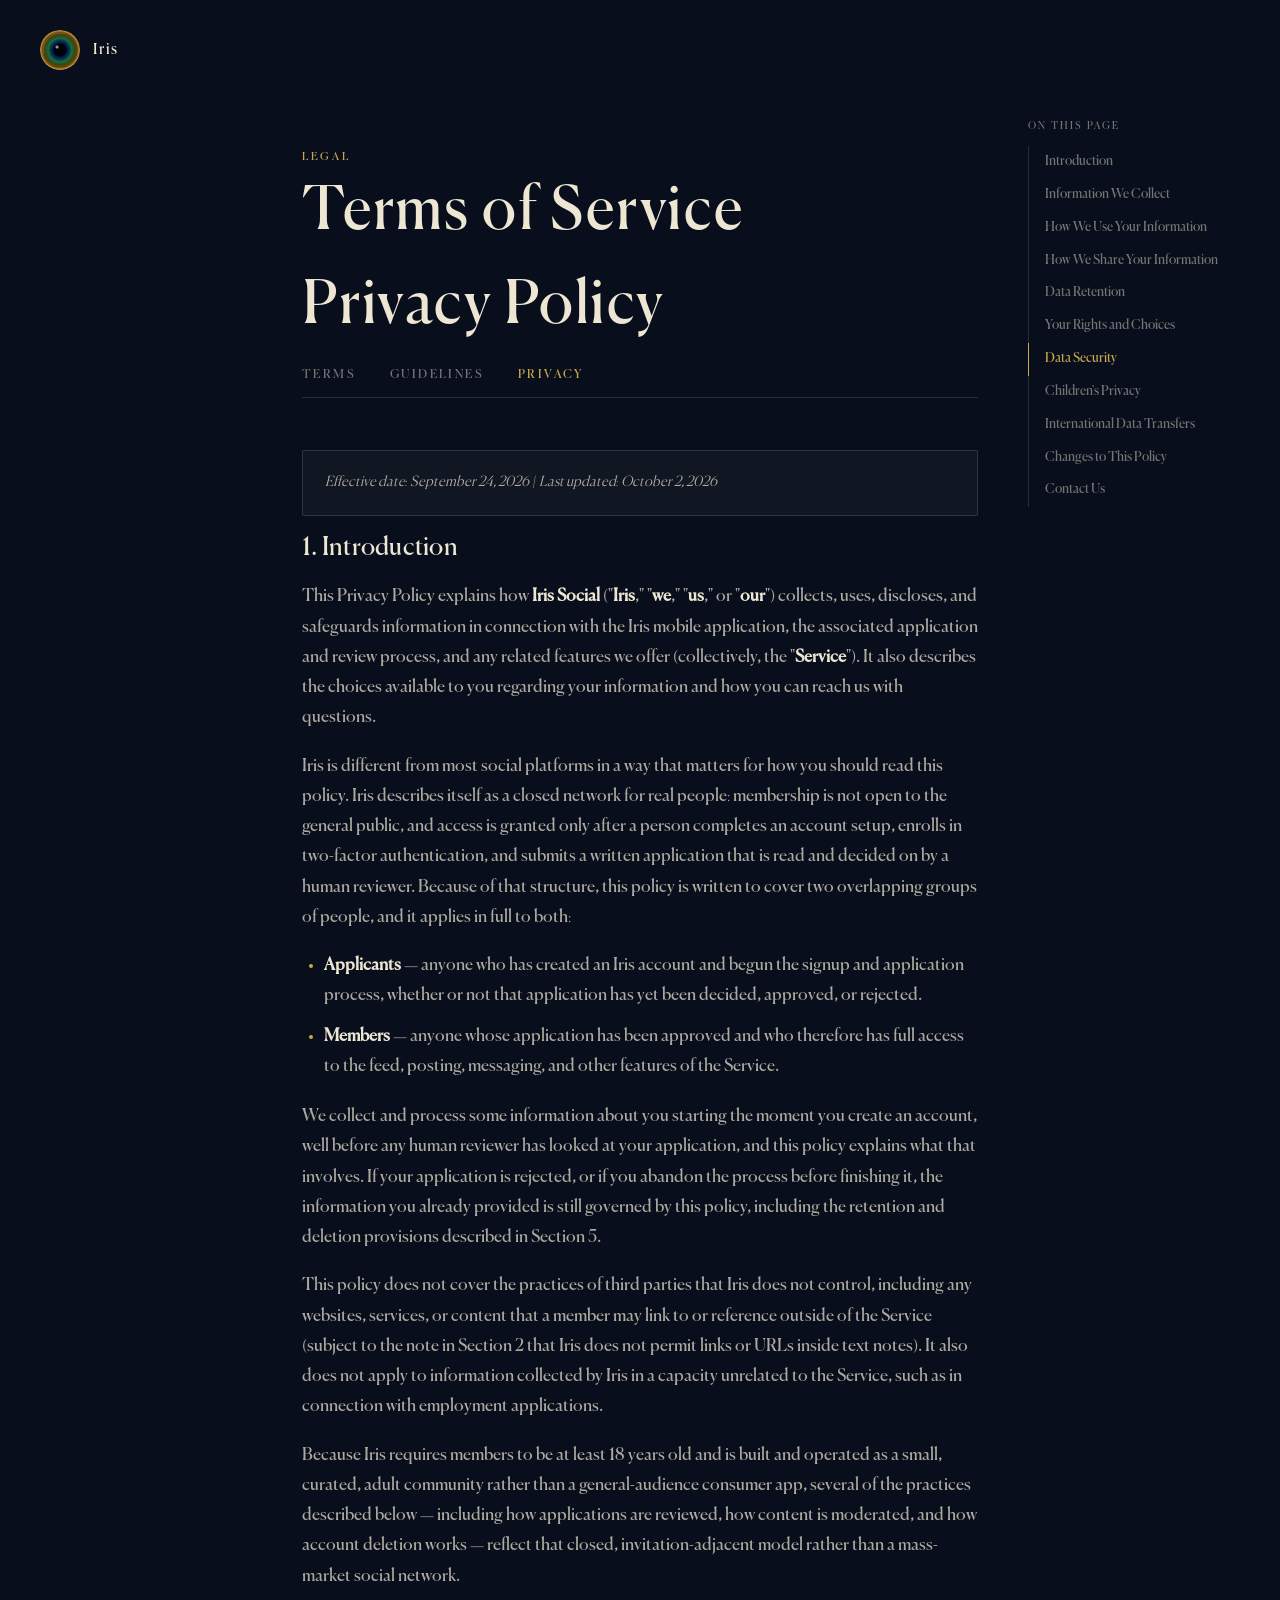
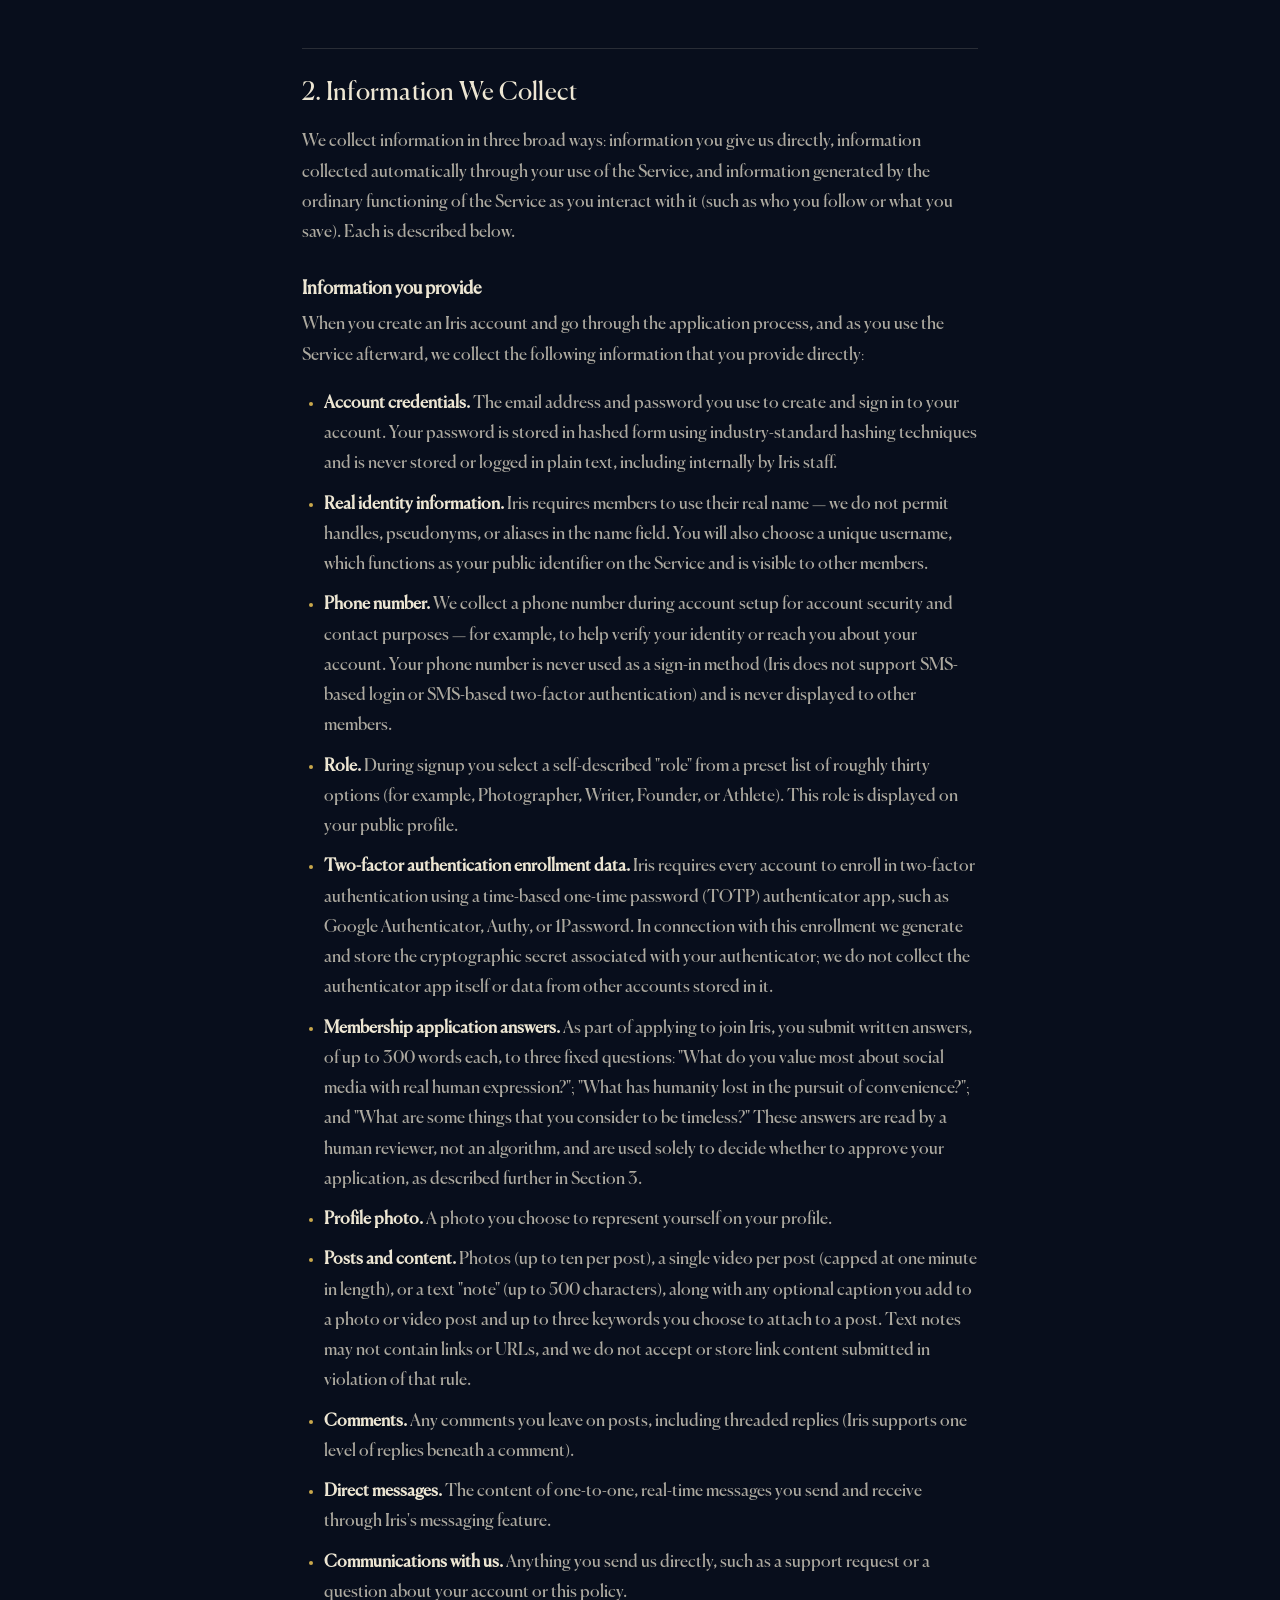
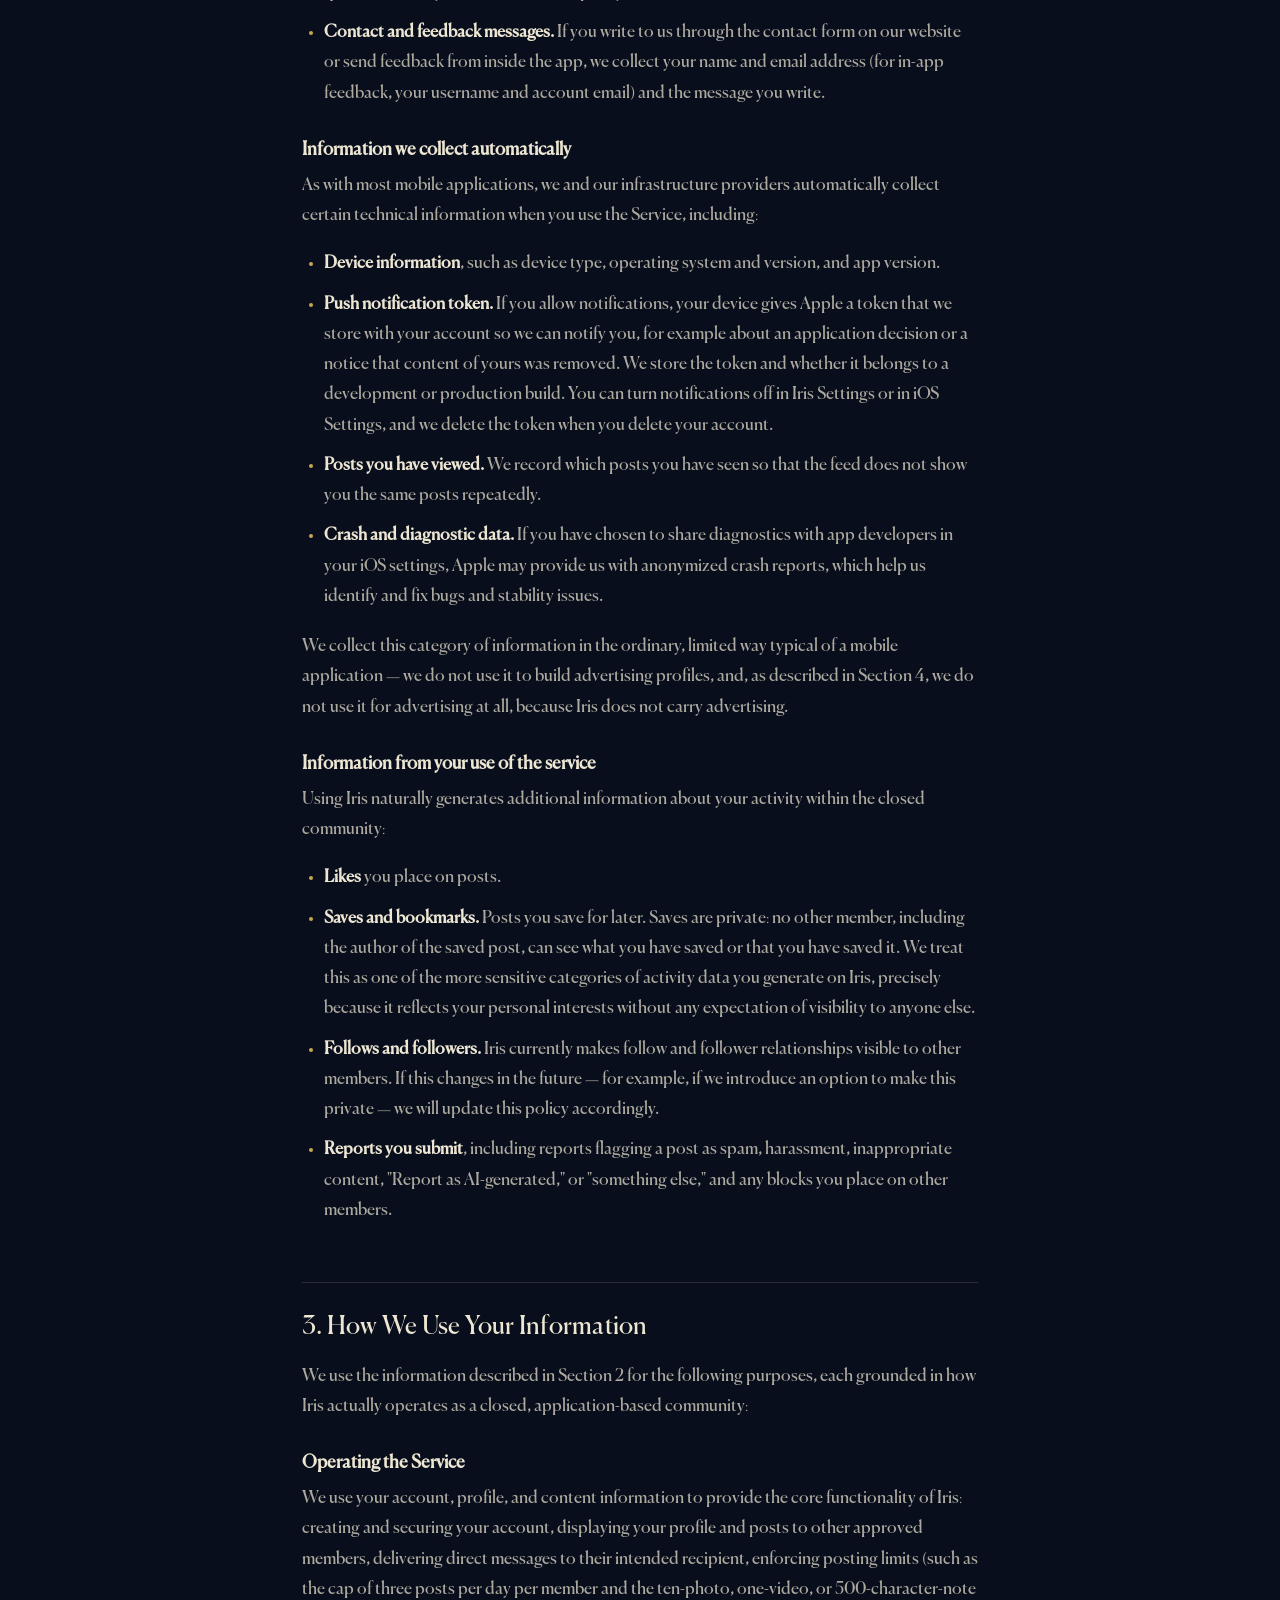
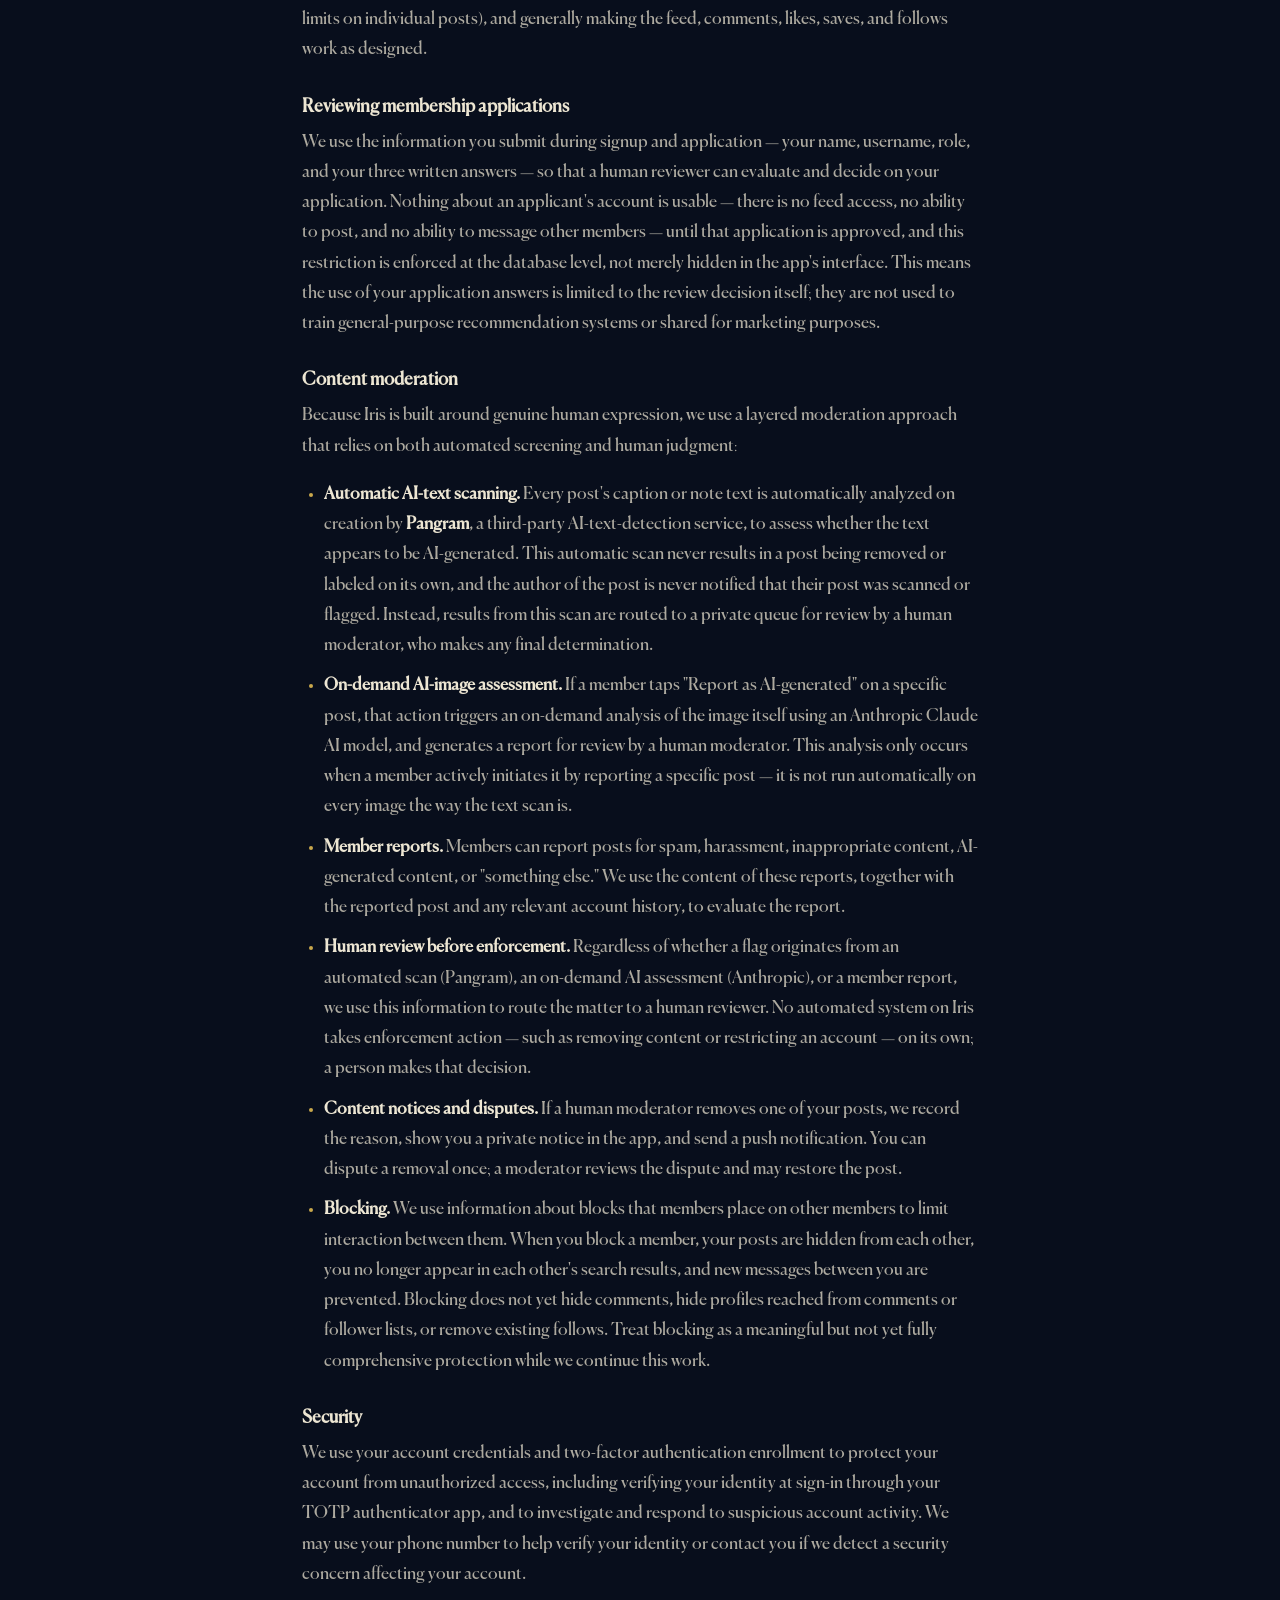
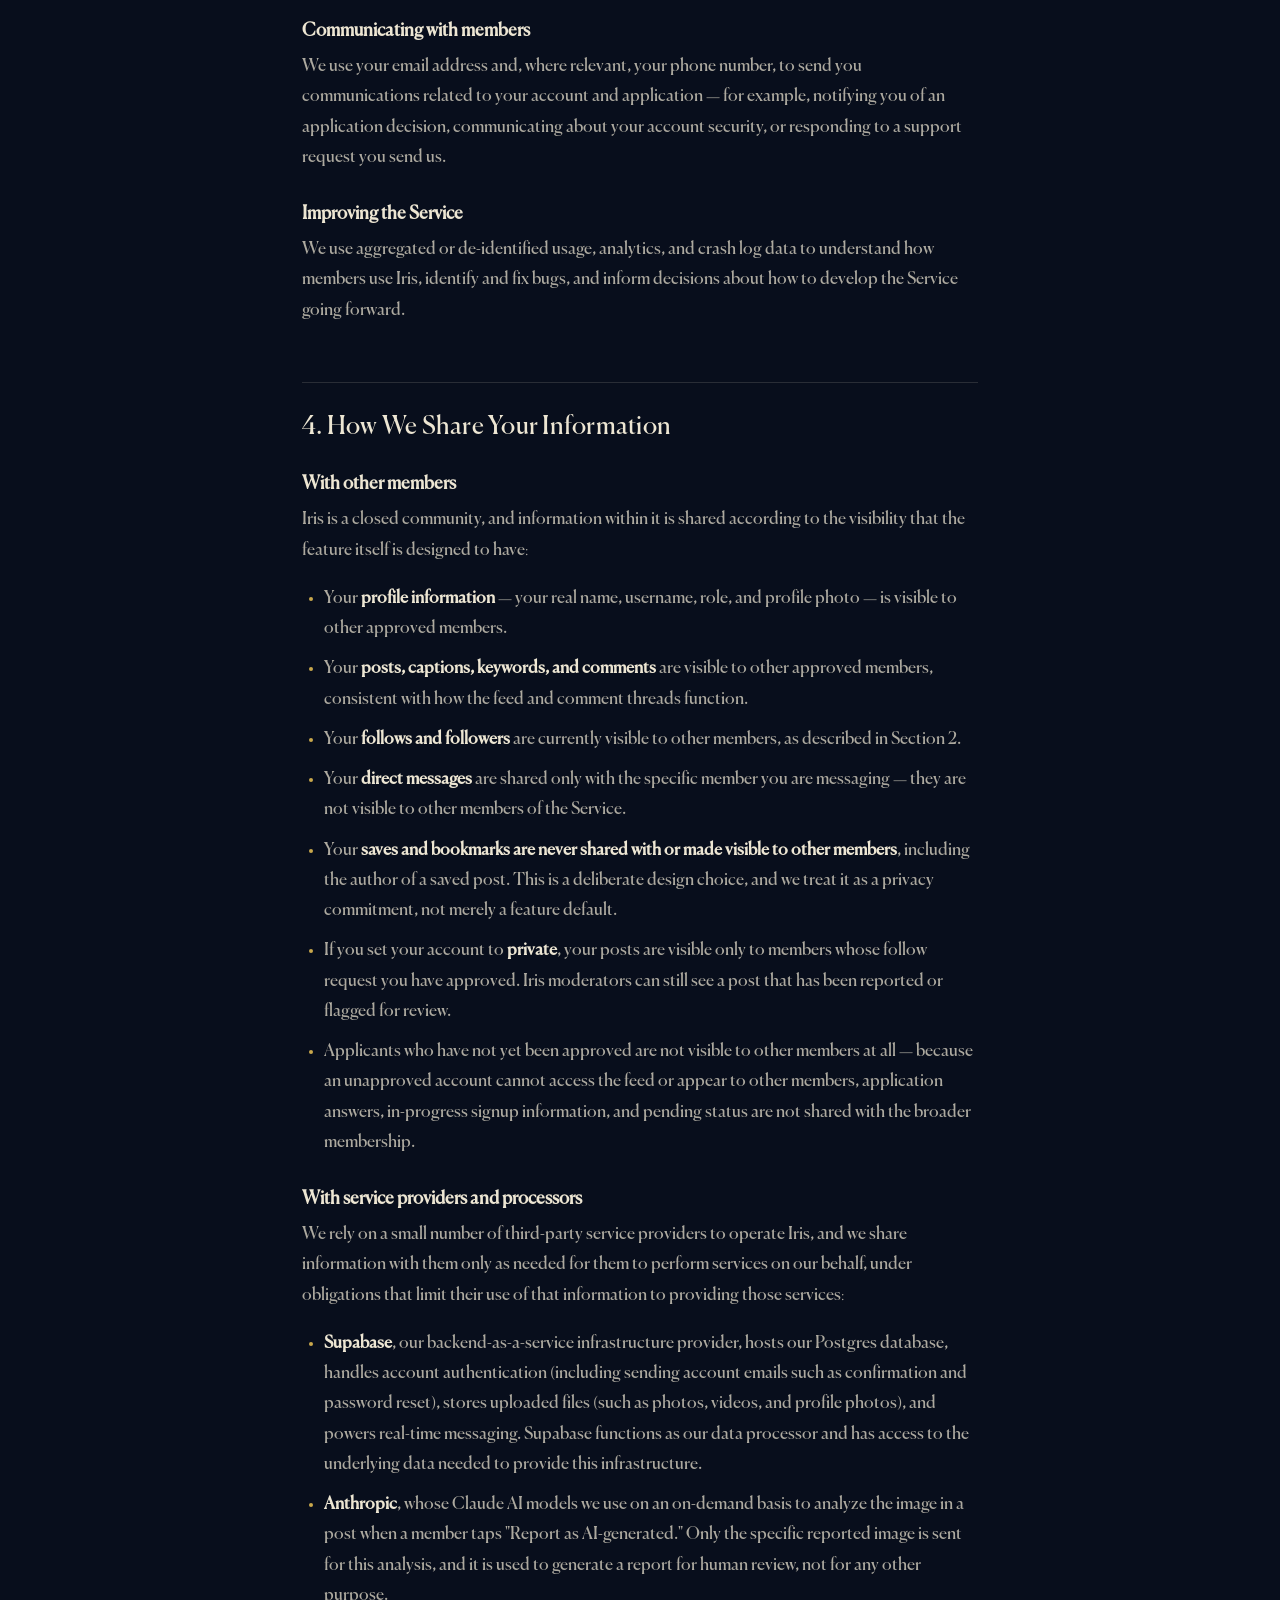
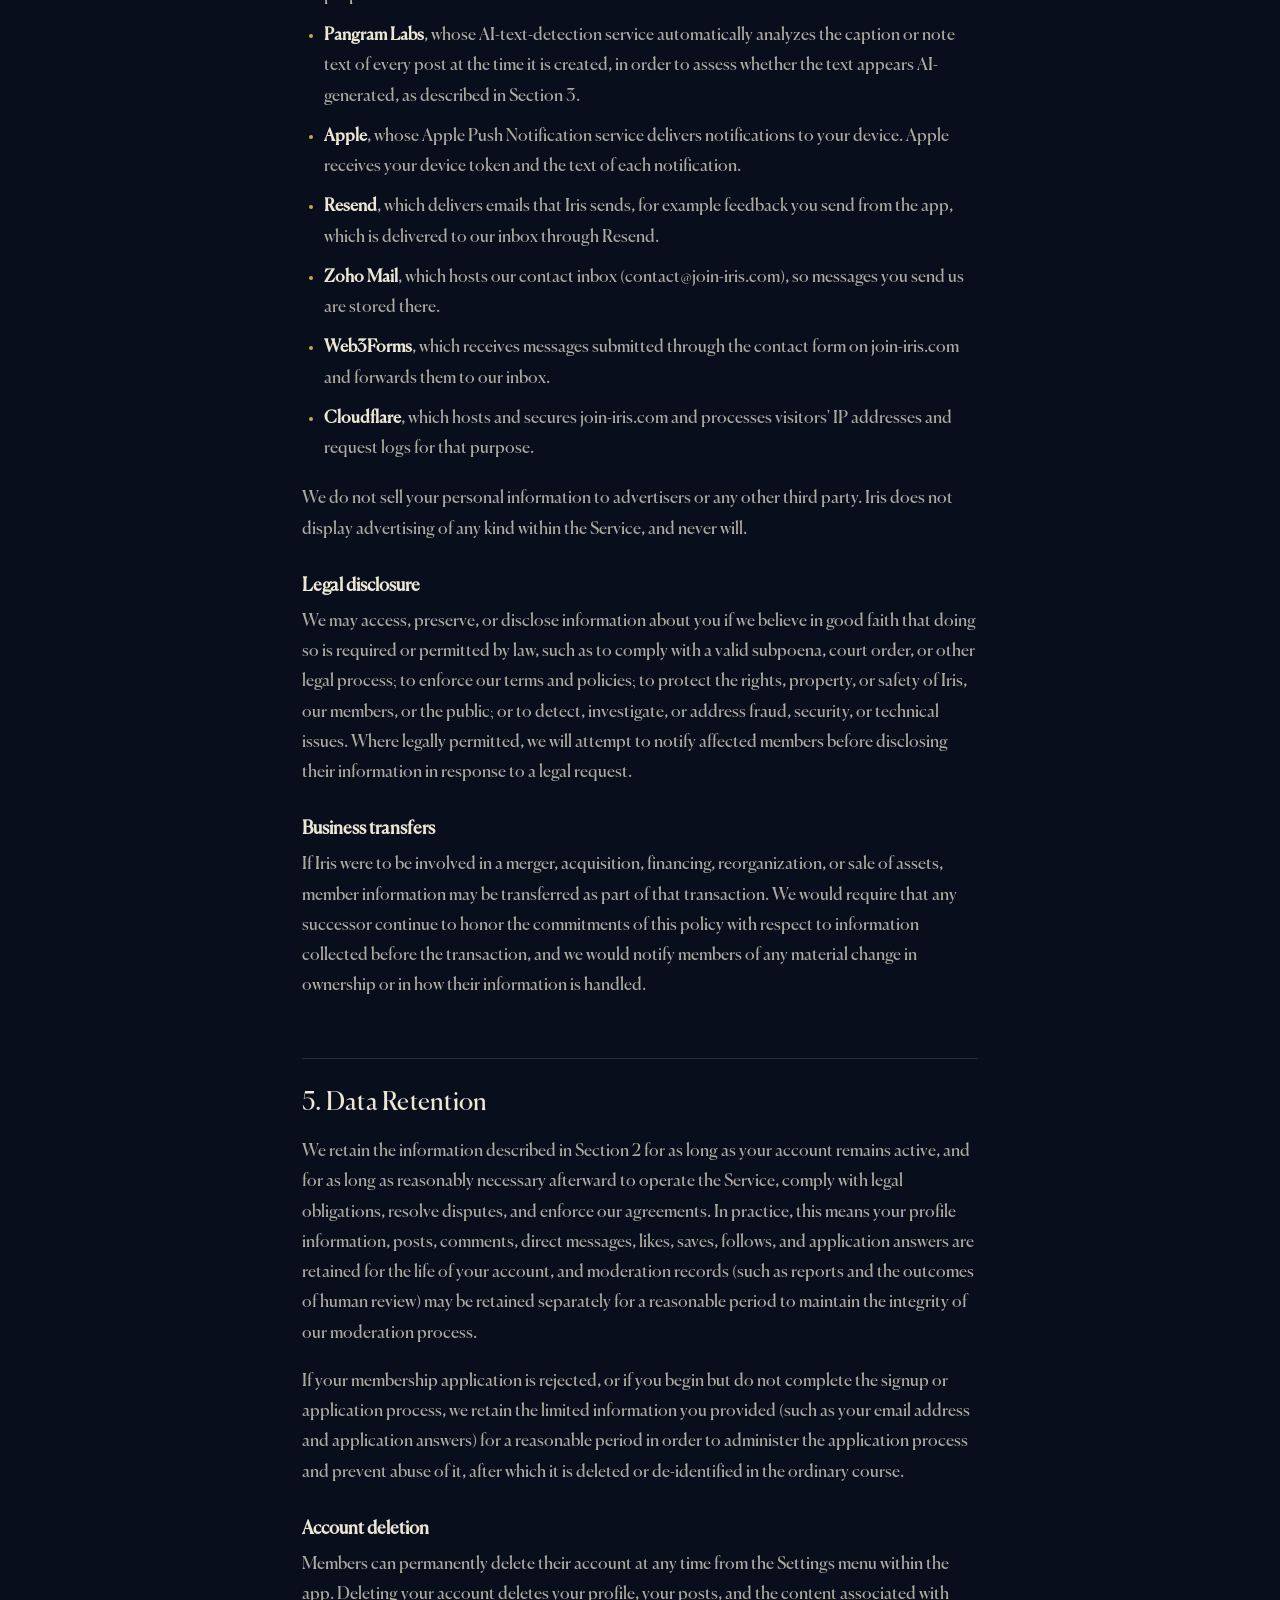
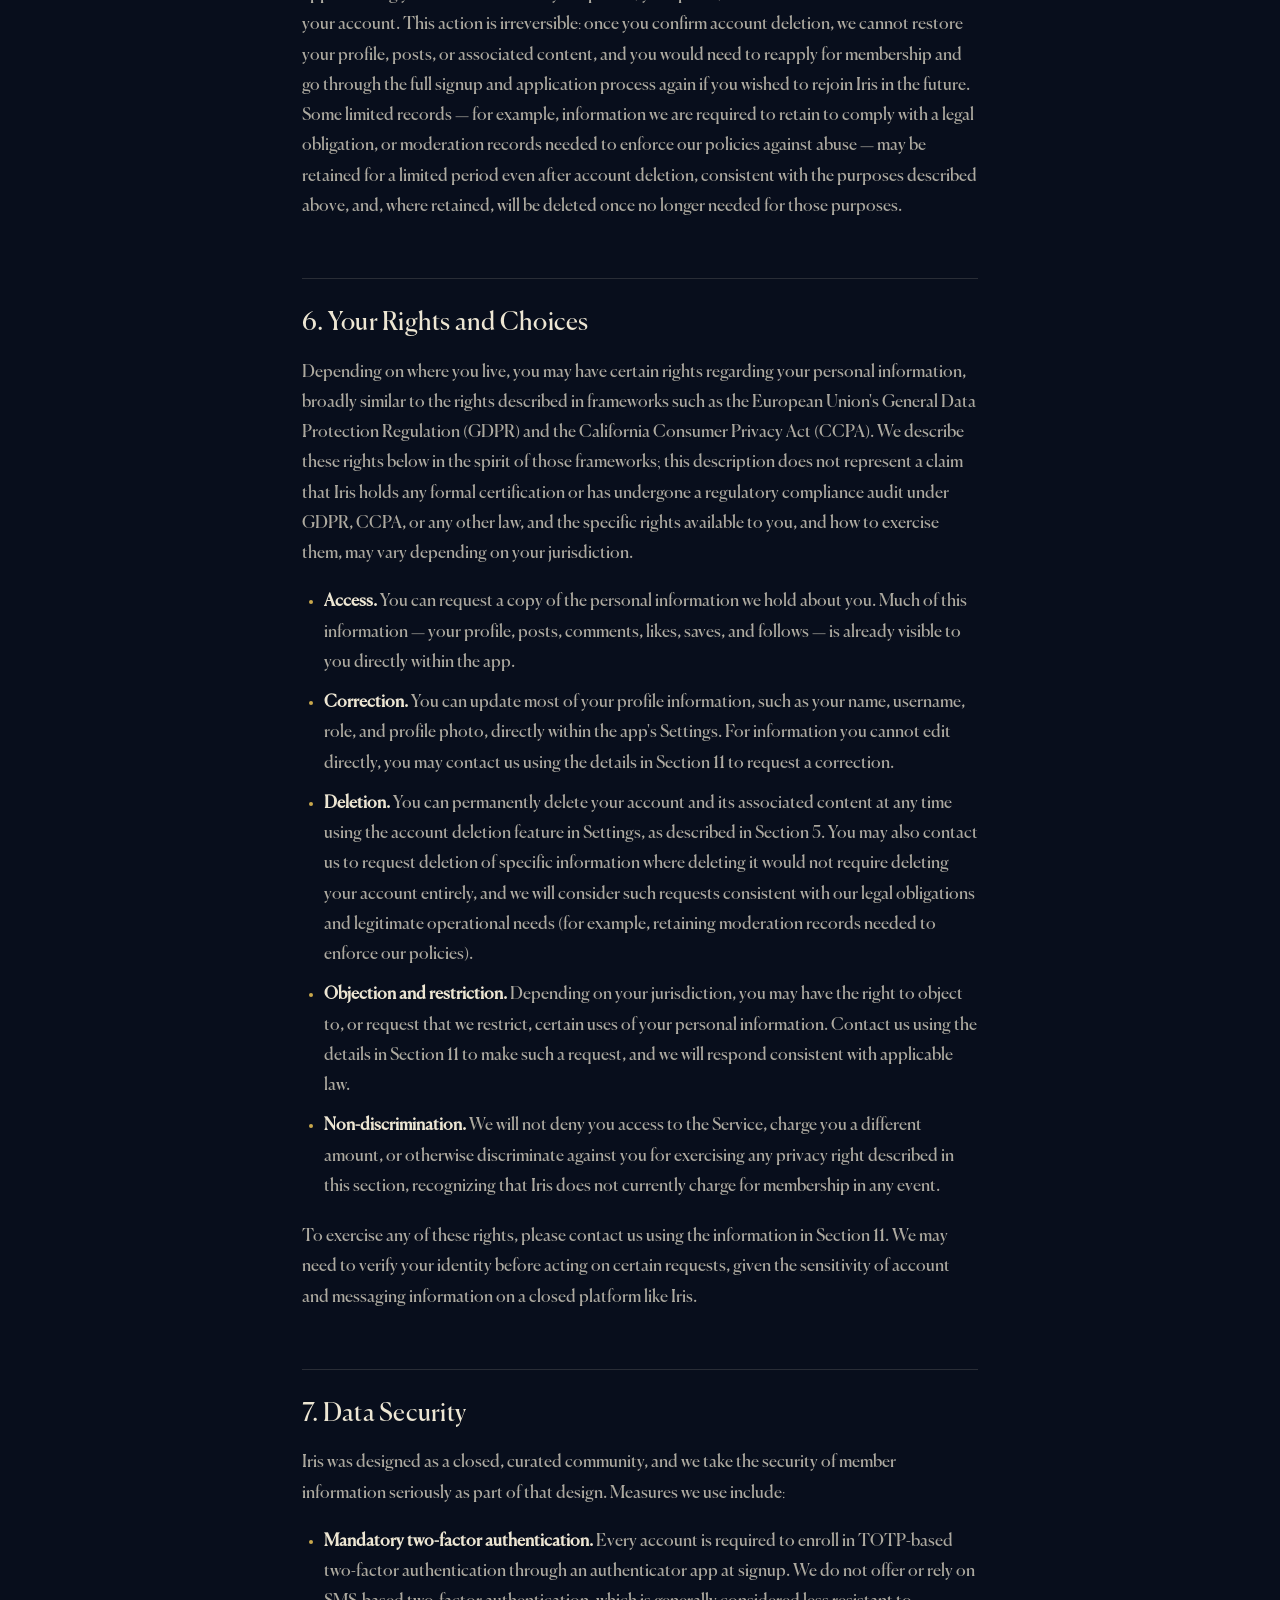
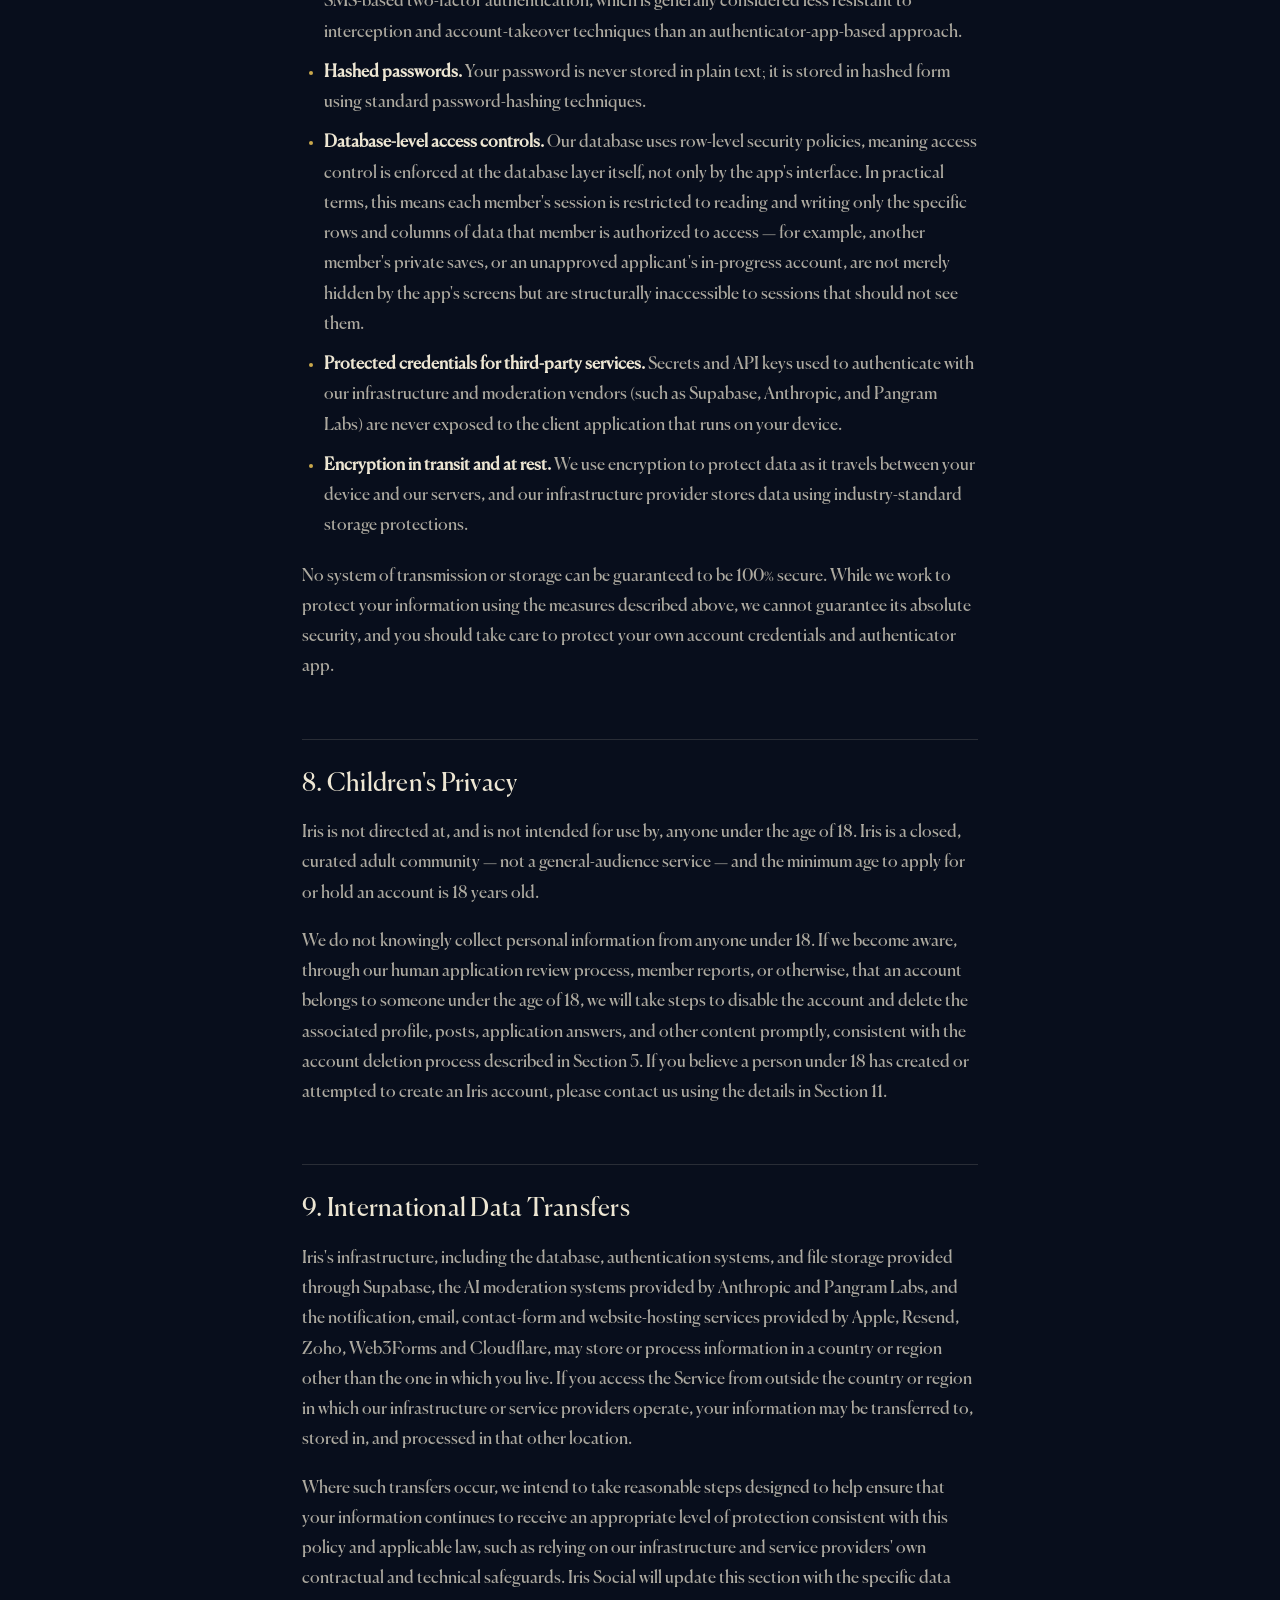
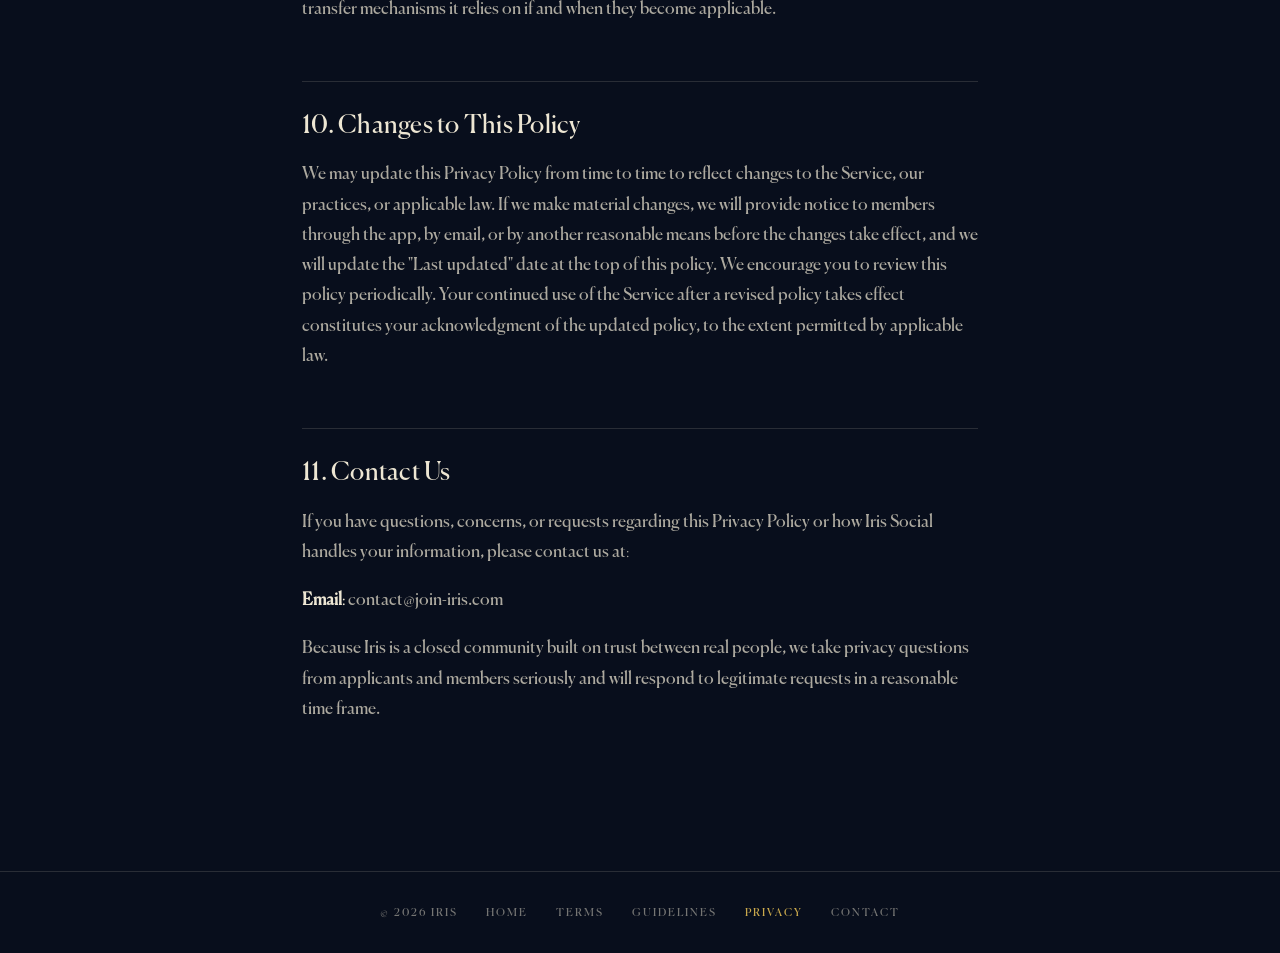
<file: privacy/index.html>
<!DOCTYPE html>
<html lang="en">
<head>
<meta charset="utf-8">
<meta name="viewport" content="width=device-width, initial-scale=1">
  <title>Privacy Policy — Iris</title>
  <meta name="description" content="How Iris collects, uses and protects your information, who we share it with, and how to delete your account.">
  <link rel="canonical" href="https://join-iris.com/privacy/">
  <meta name="theme-color" content="#080E1C">
  <link rel="icon" href="/favicon.ico" sizes="48x48">
  <link rel="icon" href="/favicon.svg" type="image/svg+xml">
  <link rel="apple-touch-icon" href="/apple-touch-icon.png">
  <meta property="og:type" content="website">
  <meta property="og:site_name" content="Iris">
  <meta property="og:title" content="Privacy Policy — Iris">
  <meta property="og:description" content="How Iris collects, uses and protects your information, who we share it with, and how to delete your account.">
  <meta property="og:url" content="https://join-iris.com/privacy/">
  <meta property="og:image" content="https://join-iris.com/og-image.png">
  <meta property="og:image:width" content="1200">
  <meta property="og:image:height" content="630">
  <meta property="og:image:alt" content="Iris. A closed network for real people.">
  <meta name="twitter:card" content="summary_large_image">
  <meta name="twitter:title" content="Privacy Policy — Iris">
  <meta name="twitter:description" content="How Iris collects, uses and protects your information, who we share it with, and how to delete your account.">
  <meta name="twitter:image" content="https://join-iris.com/og-image.png">
<link rel="preconnect" href="https://fonts.googleapis.com">
<link href="https://fonts.googleapis.com/css2?family=Cormorant+Garamond:ital,wght@0,300;0,400;0,500;0,600;1,300;1,400&display=swap" rel="stylesheet">
<link rel="stylesheet" href="/fonts/fonts.css">
<style>
  :root {
    --navy:    #080E1C;
    --ivory:   #EDE6D3;
    --ivory-2: rgba(237,230,211,0.72);
    --ivory-3: rgba(237,230,211,0.48);
    --gold:    #C9A84C;
    --emerald: #1A6B4A;
    --rule:    rgba(237,230,211,0.14);
    --field:   rgba(237,230,211,0.04);
    --serif:   'Canela', 'Cormorant Garamond', Didot, 'Didot LT STD', 'Hoefler Text', Georgia, serif;
    color-scheme: dark;
  }

  *, *::before, *::after { box-sizing: border-box; }
  html { scroll-behavior: smooth; }

  body {
    margin: 0;
    background: var(--navy);
    color: var(--ivory);
    font-family: var(--serif);
    -webkit-font-smoothing: antialiased;
  }

  /* ── Brand header ───────────────────────────────── */
  .site-head {
    position: absolute;
    inset: 0 0 auto 0;
    padding: 30px 40px;
    z-index: 10;
  }
  .brand {
    display: inline-flex;
    align-items: center;
    gap: 13px;
    text-decoration: none;
  }
  .brand-mark { width: 40px; height: 40px; display: block; }
  .brand-word {
    font-size: 15px;
    font-weight: 400;
    letter-spacing: 0.12em;
    color: var(--ivory);
  }

  /* ── Page column ────────────────────────────────── */
  .page {
    max-width: 740px;
    margin: 0 auto;
    padding: 150px 32px 40px;
  }

  .eyebrow {
    font-size: 11px;
    font-weight: 400;
    letter-spacing: 0.24em;
    text-transform: uppercase;
    color: var(--gold);
    margin: 0 0 18px;
  }
  .doc-title {
    font-size: clamp(38px, 6vw, 60px);
    font-weight: 400;
    letter-spacing: 0.03em;
    line-height: 1.06;
    margin: 0 0 30px;
    text-wrap: balance;
  }

  /* ── Document tabs ──────────────────────────────── */
  .doc-tabs {
    display: flex;
    gap: 34px;
    border-bottom: 1px solid var(--rule);
    margin-bottom: 52px;
    overflow-x: auto;
    scrollbar-width: none;
  }
  .doc-tabs::-webkit-scrollbar { display: none; }
  .doc-tab {
    flex: none;
    background: none;
    border: none;
    border-bottom: 1px solid transparent;
    margin-bottom: -1px;
    padding: 0 0 15px;
    font-family: var(--serif);
    font-size: 12px;
    font-weight: 400;
    letter-spacing: 0.2em;
    text-transform: uppercase;
    color: var(--ivory-3);
    white-space: nowrap;
    cursor: pointer;
    transition: color 0.25s, border-color 0.25s;
  }
  .doc-tab:hover { color: var(--ivory-2); }
  .doc-tab.active { color: var(--gold); border-bottom-color: var(--gold); }

  /* ── Document body ──────────────────────────────── */
  .doc-body { max-width: 44rem; }
  .doc-body p,
  .doc-body li {
    font-size: 17px;
    font-weight: 400;
    line-height: 1.78;
    color: var(--ivory-2);
  }
  .doc-body p { margin: 0 0 18px; }
  .doc-body strong { color: var(--ivory); font-weight: 600; }
  .doc-body em { color: var(--ivory); font-style: italic; }
  .doc-body a {
    color: var(--gold);
    text-decoration: none;
    border-bottom: 1px solid rgba(201,168,76,0.35);
    transition: border-color 0.25s;
  }
  .doc-body a:hover { border-bottom-color: var(--gold); }
  .doc-body ul { margin: 0 0 20px; padding-left: 22px; }
  .doc-body li { margin-bottom: 10px; }
  .doc-body li::marker { color: var(--gold); }

  .doc-body h2 {
    font-size: 25px;
    font-weight: 500;
    letter-spacing: 0.01em;
    line-height: 1.22;
    color: var(--ivory);
    margin: 56px 0 18px;
    padding-top: 30px;
    border-top: 1px solid var(--rule);
    scroll-margin-top: 24px;
    text-wrap: balance;
  }
  .doc-body h2:first-of-type {
    margin-top: 4px;
    padding-top: 0;
    border-top: none;
  }
  .doc-body h3 {
    font-size: 18px;
    font-weight: 600;
    color: var(--ivory);
    margin: 30px 0 10px;
    scroll-margin-top: 24px;
  }

  /* Draft-notice callout = the article's first paragraph */
  .doc-body > p:first-child {
    background: var(--field);
    border: 1px solid var(--rule);
    border-radius: 2px;
    padding: 20px 22px;
    font-size: 14px;
    font-style: italic;
    font-weight: 300;
    line-height: 1.7;
    color: var(--ivory-2);
  }
  .doc-body > p:first-child strong { color: var(--gold); font-style: normal; font-weight: 400; }
  .doc-body > p:first-child em { color: var(--ivory-2); font-weight: 300; }
  .doc-body > p:nth-child(2) {
    font-size: 13px;
    font-style: italic;
    color: var(--ivory-3);
    margin: 16px 0 44px;
  }

  /* ── In-page contents (wide screens only) ───────── */
  .toc { display: none; }
  @media (min-width: 1240px) {
    .toc {
      display: block;
      position: fixed;
      top: 120px;
      left: calc(50% + 388px);
      width: 196px;
      max-height: calc(100vh - 170px);
      overflow-y: auto;
      scrollbar-width: none;
    }
    .toc::-webkit-scrollbar { display: none; }
  }
  .toc-label {
    font-size: 10px;
    font-weight: 400;
    letter-spacing: 0.2em;
    text-transform: uppercase;
    color: var(--ivory-3);
    margin: 0 0 14px;
  }
  .toc ol {
    list-style: none;
    margin: 0;
    padding: 0;
    border-left: 1px solid var(--rule);
  }
  .toc a {
    display: block;
    padding: 7px 0 7px 16px;
    margin-left: -1px;
    border-left: 1px solid transparent;
    font-size: 13px;
    line-height: 1.45;
    color: var(--ivory-3);
    text-decoration: none;
    transition: color 0.2s, border-color 0.2s;
  }
  .toc a:hover { color: var(--ivory-2); }
  .toc a.active { color: var(--gold); border-left-color: var(--gold); }

  /* ── Footer ─────────────────────────────────────── */
  footer {
    border-top: 1px solid var(--rule);
    margin-top: 88px;
    padding: 34px 40px;
    display: flex;
    align-items: center;
    justify-content: center;
    gap: 28px;
    flex-wrap: wrap;
  }
  footer a, .footer-copy {
    font-size: 11px;
    font-weight: 400;
    letter-spacing: 0.18em;
    text-transform: uppercase;
    color: var(--ivory-3);
    text-decoration: none;
  }
  footer a { transition: color 0.25s; }
  footer a:hover { color: var(--ivory-2); }

  [hidden] { display: none !important; }
  a:focus-visible, button:focus-visible {
    outline: 2px solid var(--gold);
    outline-offset: 3px;
  }

  @media (max-width: 720px) {
    .site-head { padding: 22px 22px; }
    .page { padding: 118px 22px 32px; }
    .doc-tabs { gap: 22px; }
    .doc-body h2 { font-size: 22px; }
  }
  @media (prefers-reduced-motion: reduce) {
    html { scroll-behavior: auto; }
    *, *::before, *::after { transition: none !important; }
  }

  a.doc-tab { display: inline-block; text-decoration: none; }
  footer a[aria-current="page"] { color: var(--gold); }
</style>
</head>
<body>


<header class="site-head">
  <!-- Back to the landing page. On the standalone site this becomes "/". -->
  <a class="brand" href="/">
    <svg class="brand-mark" viewBox="0 0 200 200" fill="none" xmlns="http://www.w3.org/2000/svg">
      <defs>
        <radialGradient id="iris-body" cx="50%" cy="50%" r="50%">
          <stop offset="0%"   stop-color="#000308"/>
          <stop offset="15%"  stop-color="#001040"/>
          <stop offset="37%"  stop-color="#001878"/>
          <stop offset="44%"  stop-color="#002B40"/>
          <stop offset="51%"  stop-color="#0D4D32"/>
          <stop offset="60%"  stop-color="#1A6B4A"/>
          <stop offset="72%"  stop-color="#2E4A1C"/>
          <stop offset="86%"  stop-color="#6B3E00"/>
          <stop offset="100%" stop-color="#C9A84C"/>
        </radialGradient>
        <radialGradient id="iris-pupil" cx="91.84" cy="89.12" r="12.92" gradientUnits="userSpaceOnUse">
          <stop offset="0%"   stop-color="#06080F"/>
          <stop offset="100%" stop-color="#000000"/>
        </radialGradient>
        <radialGradient id="iris-catch" cx="85" cy="85" r="11" gradientUnits="userSpaceOnUse">
          <stop offset="0%"   stop-color="white" stop-opacity="0.88"/>
          <stop offset="100%" stop-color="white" stop-opacity="0"/>
        </radialGradient>
        <linearGradient id="iris-arc" x1="16" y1="16" x2="184" y2="184" gradientUnits="userSpaceOnUse">
          <stop offset="0%"   stop-color="white" stop-opacity="0.18"/>
          <stop offset="100%" stop-color="white" stop-opacity="0"/>
        </linearGradient>
        <clipPath id="iris-clip"><circle cx="100" cy="100" r="100"/></clipPath>
      </defs>
      <g clip-path="url(#iris-clip)">
        <circle cx="100" cy="100" r="100" fill="url(#iris-body)"/>
        <circle cx="100" cy="100" r="46" fill="none" stroke="white" stroke-opacity="0.035" stroke-width="1.4"/>
        <circle cx="100" cy="100" r="59" fill="none" stroke="white" stroke-opacity="0.035" stroke-width="1.4"/>
        <circle cx="100" cy="100" r="72" fill="none" stroke="white" stroke-opacity="0.035" stroke-width="1.4"/>
        <circle cx="100" cy="100" r="85" fill="none" stroke="white" stroke-opacity="0.035" stroke-width="1.4"/>
        <circle cx="100" cy="100" r="34" fill="url(#iris-pupil)"/>
        <circle cx="85"  cy="85"  r="11" fill="url(#iris-catch)"/>
        <path d="M 17.76,117.46 A 84,84 0 0,1 124.56,19.67"
              fill="none" stroke="url(#iris-arc)" stroke-width="4.4" stroke-linecap="round"/>
      </g>
    </svg>
    <span class="brand-word">Iris</span>
  </a>
</header>

<div class="page">
  <p class="eyebrow">Legal</p>
  <h1 class="doc-title" id="doc-terms-header">Terms of Service</h1>
  <h1 class="doc-title" id="doc-privacy-header">Privacy Policy</h1>

  <nav class="doc-tabs" aria-label="Legal documents"><a class="doc-tab" href="/terms/">Terms</a><a class="doc-tab" href="/guidelines/">Guidelines</a><a class="doc-tab active" href="/privacy/" aria-current="page">Privacy</a></nav>

  <main id="main">
    <article class="doc-body" id="doc-privacy">

<p>Effective date: September 24, 2026 &nbsp;|&nbsp; Last updated: October 2, 2026</p>

<h2 id="introduction">1. Introduction</h2>

<p>This Privacy Policy explains how <strong>Iris Social</strong> ("<strong>Iris</strong>," "<strong>we</strong>," "<strong>us</strong>," or "<strong>our</strong>") collects, uses, discloses, and safeguards information in connection with the Iris mobile application, the associated application and review process, and any related features we offer (collectively, the "<strong>Service</strong>"). It also describes the choices available to you regarding your information and how you can reach us with questions.</p>

<p>Iris is different from most social platforms in a way that matters for how you should read this policy. Iris describes itself as a closed network for real people: membership is not open to the general public, and access is granted only after a person completes an account setup, enrolls in two-factor authentication, and submits a written application that is read and decided on by a human reviewer. Because of that structure, this policy is written to cover two overlapping groups of people, and it applies in full to both:</p>

<ul>
<li><strong>Applicants</strong> — anyone who has created an Iris account and begun the signup and application process, whether or not that application has yet been decided, approved, or rejected.</li>
<li><strong>Members</strong> — anyone whose application has been approved and who therefore has full access to the feed, posting, messaging, and other features of the Service.</li>
</ul>

<p>We collect and process some information about you starting the moment you create an account, well before any human reviewer has looked at your application, and this policy explains what that involves. If your application is rejected, or if you abandon the process before finishing it, the information you already provided is still governed by this policy, including the retention and deletion provisions described in Section 5.</p>

<p>This policy does not cover the practices of third parties that Iris does not control, including any websites, services, or content that a member may link to or reference outside of the Service (subject to the note in Section 2 that Iris does not permit links or URLs inside text notes). It also does not apply to information collected by Iris in a capacity unrelated to the Service, such as in connection with employment applications.</p>

<p>Because Iris requires members to be at least 18 years old and is built and operated as a small, curated, adult community rather than a general-audience consumer app, several of the practices described below — including how applications are reviewed, how content is moderated, and how account deletion works — reflect that closed, invitation-adjacent model rather than a mass-market social network.</p>

<h2 id="information-we-collect">2. Information We Collect</h2>

<p>We collect information in three broad ways: information you give us directly, information collected automatically through your use of the Service, and information generated by the ordinary functioning of the Service as you interact with it (such as who you follow or what you save). Each is described below.</p>

<h3>Information you provide</h3>

<p>When you create an Iris account and go through the application process, and as you use the Service afterward, we collect the following information that you provide directly:</p>

<ul>
<li><strong>Account credentials.</strong> The email address and password you use to create and sign in to your account. Your password is stored in hashed form using industry-standard hashing techniques and is never stored or logged in plain text, including internally by Iris staff.</li>
<li><strong>Real identity information.</strong> Iris requires members to use their real name — we do not permit handles, pseudonyms, or aliases in the name field. You will also choose a unique username, which functions as your public identifier on the Service and is visible to other members.</li>
<li><strong>Phone number.</strong> We collect a phone number during account setup for account security and contact purposes — for example, to help verify your identity or reach you about your account. Your phone number is never used as a sign-in method (Iris does not support SMS-based login or SMS-based two-factor authentication) and is never displayed to other members.</li>
<li><strong>Role.</strong> During signup you select a self-described "role" from a preset list of roughly thirty options (for example, Photographer, Writer, Founder, or Athlete). This role is displayed on your public profile.</li>
<li><strong>Two-factor authentication enrollment data.</strong> Iris requires every account to enroll in two-factor authentication using a time-based one-time password (TOTP) authenticator app, such as Google Authenticator, Authy, or 1Password. In connection with this enrollment we generate and store the cryptographic secret associated with your authenticator; we do not collect the authenticator app itself or data from other accounts stored in it.</li>
<li><strong>Membership application answers.</strong> As part of applying to join Iris, you submit written answers, of up to 300 words each, to three fixed questions: "What do you value most about social media with real human expression?"; "What has humanity lost in the pursuit of convenience?"; and "What are some things that you consider to be timeless?" These answers are read by a human reviewer, not an algorithm, and are used solely to decide whether to approve your application, as described further in Section 3.</li>
<li><strong>Profile photo.</strong> A photo you choose to represent yourself on your profile.</li>
<li><strong>Posts and content.</strong> Photos (up to ten per post), a single video per post (capped at one minute in length), or a text "note" (up to 500 characters), along with any optional caption you add to a photo or video post and up to three keywords you choose to attach to a post. Text notes may not contain links or URLs, and we do not accept or store link content submitted in violation of that rule.</li>
<li><strong>Comments.</strong> Any comments you leave on posts, including threaded replies (Iris supports one level of replies beneath a comment).</li>
<li><strong>Direct messages.</strong> The content of one-to-one, real-time messages you send and receive through Iris's messaging feature.</li>
<li><strong>Communications with us.</strong> Anything you send us directly, such as a support request or a question about your account or this policy.</li>
<li><strong>Contact and feedback messages.</strong> If you write to us through the contact form on our website or send feedback from inside the app, we collect your name and email address (for in-app feedback, your username and account email) and the message you write.</li>
</ul>

<h3>Information we collect automatically</h3>

<p>As with most mobile applications, we and our infrastructure providers automatically collect certain technical information when you use the Service, including:</p>

<ul>
<li><strong>Device information</strong>, such as device type, operating system and version, and app version.</li>
<li><strong>Push notification token.</strong> If you allow notifications, your device gives Apple a token that we store with your account so we can notify you, for example about an application decision or a notice that content of yours was removed. We store the token and whether it belongs to a development or production build. You can turn notifications off in Iris Settings or in iOS Settings, and we delete the token when you delete your account.</li>
<li><strong>Posts you have viewed.</strong> We record which posts you have seen so that the feed does not show you the same posts repeatedly.</li>
<li><strong>Crash and diagnostic data.</strong> If you have chosen to share diagnostics with app developers in your iOS settings, Apple may provide us with anonymized crash reports, which help us identify and fix bugs and stability issues.</li>
</ul>

<p>We collect this category of information in the ordinary, limited way typical of a mobile application — we do not use it to build advertising profiles, and, as described in Section 4, we do not use it for advertising at all, because Iris does not carry advertising.</p>

<h3>Information from your use of the service</h3>

<p>Using Iris naturally generates additional information about your activity within the closed community:</p>

<ul>
<li><strong>Likes</strong> you place on posts.</li>
<li><strong>Saves and bookmarks.</strong> Posts you save for later. Saves are private: no other member, including the author of the saved post, can see what you have saved or that you have saved it. We treat this as one of the more sensitive categories of activity data you generate on Iris, precisely because it reflects your personal interests without any expectation of visibility to anyone else.</li>
<li><strong>Follows and followers.</strong> Iris currently makes follow and follower relationships visible to other members. If this changes in the future — for example, if we introduce an option to make this private — we will update this policy accordingly.</li>
<li><strong>Reports you submit</strong>, including reports flagging a post as spam, harassment, inappropriate content, "Report as AI-generated," or "something else," and any blocks you place on other members.</li>
</ul>

<h2 id="how-we-use-information">3. How We Use Your Information</h2>

<p>We use the information described in Section 2 for the following purposes, each grounded in how Iris actually operates as a closed, application-based community:</p>

<h3>Operating the Service</h3>

<p>We use your account, profile, and content information to provide the core functionality of Iris: creating and securing your account, displaying your profile and posts to other approved members, delivering direct messages to their intended recipient, enforcing posting limits (such as the cap of three posts per day per member and the ten-photo, one-video, or 500-character-note limits on individual posts), and generally making the feed, comments, likes, saves, and follows work as designed.</p>

<h3>Reviewing membership applications</h3>

<p>We use the information you submit during signup and application — your name, username, role, and your three written answers — so that a human reviewer can evaluate and decide on your application. Nothing about an applicant's account is usable — there is no feed access, no ability to post, and no ability to message other members — until that application is approved, and this restriction is enforced at the database level, not merely hidden in the app's interface. This means the use of your application answers is limited to the review decision itself; they are not used to train general-purpose recommendation systems or shared for marketing purposes.</p>

<h3>Content moderation</h3>

<p>Because Iris is built around genuine human expression, we use a layered moderation approach that relies on both automated screening and human judgment:</p>

<ul>
<li><strong>Automatic AI-text scanning.</strong> Every post's caption or note text is automatically analyzed on creation by <strong>Pangram</strong>, a third-party AI-text-detection service, to assess whether the text appears to be AI-generated. This automatic scan never results in a post being removed or labeled on its own, and the author of the post is never notified that their post was scanned or flagged. Instead, results from this scan are routed to a private queue for review by a human moderator, who makes any final determination.</li>
<li><strong>On-demand AI-image assessment.</strong> If a member taps "Report as AI-generated" on a specific post, that action triggers an on-demand analysis of the image itself using an Anthropic Claude AI model, and generates a report for review by a human moderator. This analysis only occurs when a member actively initiates it by reporting a specific post — it is not run automatically on every image the way the text scan is.</li>
<li><strong>Member reports.</strong> Members can report posts for spam, harassment, inappropriate content, AI-generated content, or "something else." We use the content of these reports, together with the reported post and any relevant account history, to evaluate the report.</li>
<li><strong>Human review before enforcement.</strong> Regardless of whether a flag originates from an automated scan (Pangram), an on-demand AI assessment (Anthropic), or a member report, we use this information to route the matter to a human reviewer. No automated system on Iris takes enforcement action — such as removing content or restricting an account — on its own; a person makes that decision.</li>
<li><strong>Content notices and disputes.</strong> If a human moderator removes one of your posts, we record the reason, show you a private notice in the app, and send a push notification. You can dispute a removal once; a moderator reviews the dispute and may restore the post.</li>
<li><strong>Blocking.</strong> We use information about blocks that members place on other members to limit interaction between them. When you block a member, your posts are hidden from each other, you no longer appear in each other's search results, and new messages between you are prevented. Blocking does not yet hide comments, hide profiles reached from comments or follower lists, or remove existing follows. Treat blocking as a meaningful but not yet fully comprehensive protection while we continue this work.</li>
</ul>

<h3>Security</h3>

<p>We use your account credentials and two-factor authentication enrollment to protect your account from unauthorized access, including verifying your identity at sign-in through your TOTP authenticator app, and to investigate and respond to suspicious account activity. We may use your phone number to help verify your identity or contact you if we detect a security concern affecting your account.</p>

<h3>Communicating with members</h3>

<p>We use your email address and, where relevant, your phone number, to send you communications related to your account and application — for example, notifying you of an application decision, communicating about your account security, or responding to a support request you send us.</p>

<h3>Improving the Service</h3>

<p>We use aggregated or de-identified usage, analytics, and crash log data to understand how members use Iris, identify and fix bugs, and inform decisions about how to develop the Service going forward.</p>

<h2 id="how-we-share-information">4. How We Share Your Information</h2>

<h3>With other members</h3>

<p>Iris is a closed community, and information within it is shared according to the visibility that the feature itself is designed to have:</p>

<ul>
<li>Your <strong>profile information</strong> — your real name, username, role, and profile photo — is visible to other approved members.</li>
<li>Your <strong>posts, captions, keywords, and comments</strong> are visible to other approved members, consistent with how the feed and comment threads function.</li>
<li>Your <strong>follows and followers</strong> are currently visible to other members, as described in Section 2.</li>
<li>Your <strong>direct messages</strong> are shared only with the specific member you are messaging — they are not visible to other members of the Service.</li>
<li>Your <strong>saves and bookmarks are never shared with or made visible to other members</strong>, including the author of a saved post. This is a deliberate design choice, and we treat it as a privacy commitment, not merely a feature default.</li>
<li>If you set your account to <strong>private</strong>, your posts are visible only to members whose follow request you have approved. Iris moderators can still see a post that has been reported or flagged for review.</li>
<li>Applicants who have not yet been approved are not visible to other members at all — because an unapproved account cannot access the feed or appear to other members, application answers, in-progress signup information, and pending status are not shared with the broader membership.</li>
</ul>

<h3>With service providers and processors</h3>

<p>We rely on a small number of third-party service providers to operate Iris, and we share information with them only as needed for them to perform services on our behalf, under obligations that limit their use of that information to providing those services:</p>

<ul>
<li><strong>Supabase</strong>, our backend-as-a-service infrastructure provider, hosts our Postgres database, handles account authentication (including sending account emails such as confirmation and password reset), stores uploaded files (such as photos, videos, and profile photos), and powers real-time messaging. Supabase functions as our data processor and has access to the underlying data needed to provide this infrastructure.</li>
<li><strong>Anthropic</strong>, whose Claude AI models we use on an on-demand basis to analyze the image in a post when a member taps "Report as AI-generated." Only the specific reported image is sent for this analysis, and it is used to generate a report for human review, not for any other purpose.</li>
<li><strong>Pangram Labs</strong>, whose AI-text-detection service automatically analyzes the caption or note text of every post at the time it is created, in order to assess whether the text appears AI-generated, as described in Section 3.</li>
<li><strong>Apple</strong>, whose Apple Push Notification service delivers notifications to your device. Apple receives your device token and the text of each notification.</li>
<li><strong>Resend</strong>, which delivers emails that Iris sends, for example feedback you send from the app, which is delivered to our inbox through Resend.</li>
<li><strong>Zoho Mail</strong>, which hosts our contact inbox (contact@join-iris.com), so messages you send us are stored there.</li>
<li><strong>Web3Forms</strong>, which receives messages submitted through the contact form on join-iris.com and forwards them to our inbox.</li>
<li><strong>Cloudflare</strong>, which hosts and secures join-iris.com and processes visitors' IP addresses and request logs for that purpose.</li>
</ul>

<p>We do not sell your personal information to advertisers or any other third party. Iris does not display advertising of any kind within the Service, and never will.</p>

<h3>Legal disclosure</h3>

<p>We may access, preserve, or disclose information about you if we believe in good faith that doing so is required or permitted by law, such as to comply with a valid subpoena, court order, or other legal process; to enforce our terms and policies; to protect the rights, property, or safety of Iris, our members, or the public; or to detect, investigate, or address fraud, security, or technical issues. Where legally permitted, we will attempt to notify affected members before disclosing their information in response to a legal request.</p>

<h3>Business transfers</h3>

<p>If Iris were to be involved in a merger, acquisition, financing, reorganization, or sale of assets, member information may be transferred as part of that transaction. We would require that any successor continue to honor the commitments of this policy with respect to information collected before the transaction, and we would notify members of any material change in ownership or in how their information is handled.</p>

<h2 id="data-retention">5. Data Retention</h2>

<p>We retain the information described in Section 2 for as long as your account remains active, and for as long as reasonably necessary afterward to operate the Service, comply with legal obligations, resolve disputes, and enforce our agreements. In practice, this means your profile information, posts, comments, direct messages, likes, saves, follows, and application answers are retained for the life of your account, and moderation records (such as reports and the outcomes of human review) may be retained separately for a reasonable period to maintain the integrity of our moderation process.</p>

<p>If your membership application is rejected, or if you begin but do not complete the signup or application process, we retain the limited information you provided (such as your email address and application answers) for a reasonable period in order to administer the application process and prevent abuse of it, after which it is deleted or de-identified in the ordinary course.</p>

<h3>Account deletion</h3>

<p>Members can permanently delete their account at any time from the Settings menu within the app. Deleting your account deletes your profile, your posts, and the content associated with your account. This action is irreversible: once you confirm account deletion, we cannot restore your profile, posts, or associated content, and you would need to reapply for membership and go through the full signup and application process again if you wished to rejoin Iris in the future. Some limited records — for example, information we are required to retain to comply with a legal obligation, or moderation records needed to enforce our policies against abuse — may be retained for a limited period even after account deletion, consistent with the purposes described above, and, where retained, will be deleted once no longer needed for those purposes.</p>

<h2 id="your-rights">6. Your Rights and Choices</h2>

<p>Depending on where you live, you may have certain rights regarding your personal information, broadly similar to the rights described in frameworks such as the European Union's General Data Protection Regulation (GDPR) and the California Consumer Privacy Act (CCPA). We describe these rights below in the spirit of those frameworks; this description does not represent a claim that Iris holds any formal certification or has undergone a regulatory compliance audit under GDPR, CCPA, or any other law, and the specific rights available to you, and how to exercise them, may vary depending on your jurisdiction.</p>

<ul>
<li><strong>Access.</strong> You can request a copy of the personal information we hold about you. Much of this information — your profile, posts, comments, likes, saves, and follows — is already visible to you directly within the app.</li>
<li><strong>Correction.</strong> You can update most of your profile information, such as your name, username, role, and profile photo, directly within the app's Settings. For information you cannot edit directly, you may contact us using the details in Section 11 to request a correction.</li>
<li><strong>Deletion.</strong> You can permanently delete your account and its associated content at any time using the account deletion feature in Settings, as described in Section 5. You may also contact us to request deletion of specific information where deleting it would not require deleting your account entirely, and we will consider such requests consistent with our legal obligations and legitimate operational needs (for example, retaining moderation records needed to enforce our policies).</li>
<li><strong>Objection and restriction.</strong> Depending on your jurisdiction, you may have the right to object to, or request that we restrict, certain uses of your personal information. Contact us using the details in Section 11 to make such a request, and we will respond consistent with applicable law.</li>
<li><strong>Non-discrimination.</strong> We will not deny you access to the Service, charge you a different amount, or otherwise discriminate against you for exercising any privacy right described in this section, recognizing that Iris does not currently charge for membership in any event.</li>
</ul>

<p>To exercise any of these rights, please contact us using the information in Section 11. We may need to verify your identity before acting on certain requests, given the sensitivity of account and messaging information on a closed platform like Iris.</p>

<h2 id="data-security">7. Data Security</h2>

<p>Iris was designed as a closed, curated community, and we take the security of member information seriously as part of that design. Measures we use include:</p>

<ul>
<li><strong>Mandatory two-factor authentication.</strong> Every account is required to enroll in TOTP-based two-factor authentication through an authenticator app at signup. We do not offer or rely on SMS-based two-factor authentication, which is generally considered less resistant to interception and account-takeover techniques than an authenticator-app-based approach.</li>
<li><strong>Hashed passwords.</strong> Your password is never stored in plain text; it is stored in hashed form using standard password-hashing techniques.</li>
<li><strong>Database-level access controls.</strong> Our database uses row-level security policies, meaning access control is enforced at the database layer itself, not only by the app's interface. In practical terms, this means each member's session is restricted to reading and writing only the specific rows and columns of data that member is authorized to access — for example, another member's private saves, or an unapproved applicant's in-progress account, are not merely hidden by the app's screens but are structurally inaccessible to sessions that should not see them.</li>
<li><strong>Protected credentials for third-party services.</strong> Secrets and API keys used to authenticate with our infrastructure and moderation vendors (such as Supabase, Anthropic, and Pangram Labs) are never exposed to the client application that runs on your device.</li>
<li><strong>Encryption in transit and at rest.</strong> We use encryption to protect data as it travels between your device and our servers, and our infrastructure provider stores data using industry-standard storage protections.</li>
</ul>

<p>No system of transmission or storage can be guaranteed to be 100% secure. While we work to protect your information using the measures described above, we cannot guarantee its absolute security, and you should take care to protect your own account credentials and authenticator app.</p>

<h2 id="childrens-privacy">8. Children's Privacy</h2>

<p>Iris is not directed at, and is not intended for use by, anyone under the age of 18. Iris is a closed, curated adult community — not a general-audience service — and the minimum age to apply for or hold an account is 18 years old.</p>

<p>We do not knowingly collect personal information from anyone under 18. If we become aware, through our human application review process, member reports, or otherwise, that an account belongs to someone under the age of 18, we will take steps to disable the account and delete the associated profile, posts, application answers, and other content promptly, consistent with the account deletion process described in Section 5. If you believe a person under 18 has created or attempted to create an Iris account, please contact us using the details in Section 11.</p>

<h2 id="international-transfers">9. International Data Transfers</h2>

<p>Iris's infrastructure, including the database, authentication systems, and file storage provided through Supabase, the AI moderation systems provided by Anthropic and Pangram Labs, and the notification, email, contact-form and website-hosting services provided by Apple, Resend, Zoho, Web3Forms and Cloudflare, may store or process information in a country or region other than the one in which you live. If you access the Service from outside the country or region in which our infrastructure or service providers operate, your information may be transferred to, stored in, and processed in that other location.</p>

<p>Where such transfers occur, we intend to take reasonable steps designed to help ensure that your information continues to receive an appropriate level of protection consistent with this policy and applicable law, such as relying on our infrastructure and service providers' own contractual and technical safeguards. Iris Social will update this section with the specific data transfer mechanisms it relies on if and when they become applicable.</p>

<h2 id="changes-to-privacy-policy">10. Changes to This Policy</h2>

<p>We may update this Privacy Policy from time to time to reflect changes to the Service, our practices, or applicable law. If we make material changes, we will provide notice to members through the app, by email, or by another reasonable means before the changes take effect, and we will update the "Last updated" date at the top of this policy. We encourage you to review this policy periodically. Your continued use of the Service after a revised policy takes effect constitutes your acknowledgment of the updated policy, to the extent permitted by applicable law.</p>

<h2 id="privacy-contact">11. Contact Us</h2>

<p>If you have questions, concerns, or requests regarding this Privacy Policy or how Iris Social handles your information, please contact us at:</p>

<p><strong>Email:</strong> contact@join-iris.com</p>

<p>Because Iris is a closed community built on trust between real people, we take privacy questions from applicants and members seriously and will respond to legitimate requests in a reasonable time frame.</p>
</article>
  </main>

  <aside class="toc">
    <p class="toc-label">On this page</p>
    <ol id="toc-list"></ol>
  </aside>
</div>

<footer>
  <span class="footer-copy">© 2026 Iris</span>
  <a href="/">Home</a>
  <a href="/terms/">Terms</a>
  <a href="/guidelines/">Guidelines</a>
  <a href="/privacy/" aria-current="page">Privacy</a>
  <a href="/contact/">Contact</a>
</footer>

<script>
  (function () {
    var article = document.querySelector('.doc-body');
    var list = document.getElementById('toc-list');
    var heads = article.querySelectorAll('h2');
    heads.forEach(function (h) {
      var li = document.createElement('li');
      var a = document.createElement('a');
      a.href = '#' + h.id;
      a.textContent = h.textContent.replace(/^\d+\.\s*/, '');
      a.dataset.target = h.id;
      a.addEventListener('click', function (e) {
        e.preventDefault();
        var smooth = !window.matchMedia('(prefers-reduced-motion: reduce)').matches;
        h.scrollIntoView({ behavior: smooth ? 'smooth' : 'auto', block: 'start' });
      });
      li.appendChild(a);
      list.appendChild(li);
    });
    if (!('IntersectionObserver' in window)) return;
    var observer = new IntersectionObserver(function (entries) {
      entries.forEach(function (entry) {
        if (!entry.isIntersecting) return;
        list.querySelectorAll('a').forEach(function (a) { a.classList.remove('active'); });
        var link = list.querySelector('a[data-target="' + entry.target.id + '"]');
        if (link) link.classList.add('active');
      });
    }, { rootMargin: '-10% 0px -75% 0px' });
    heads.forEach(function (h) { observer.observe(h); });
  })();
</script>


</body>
</html>
</file>
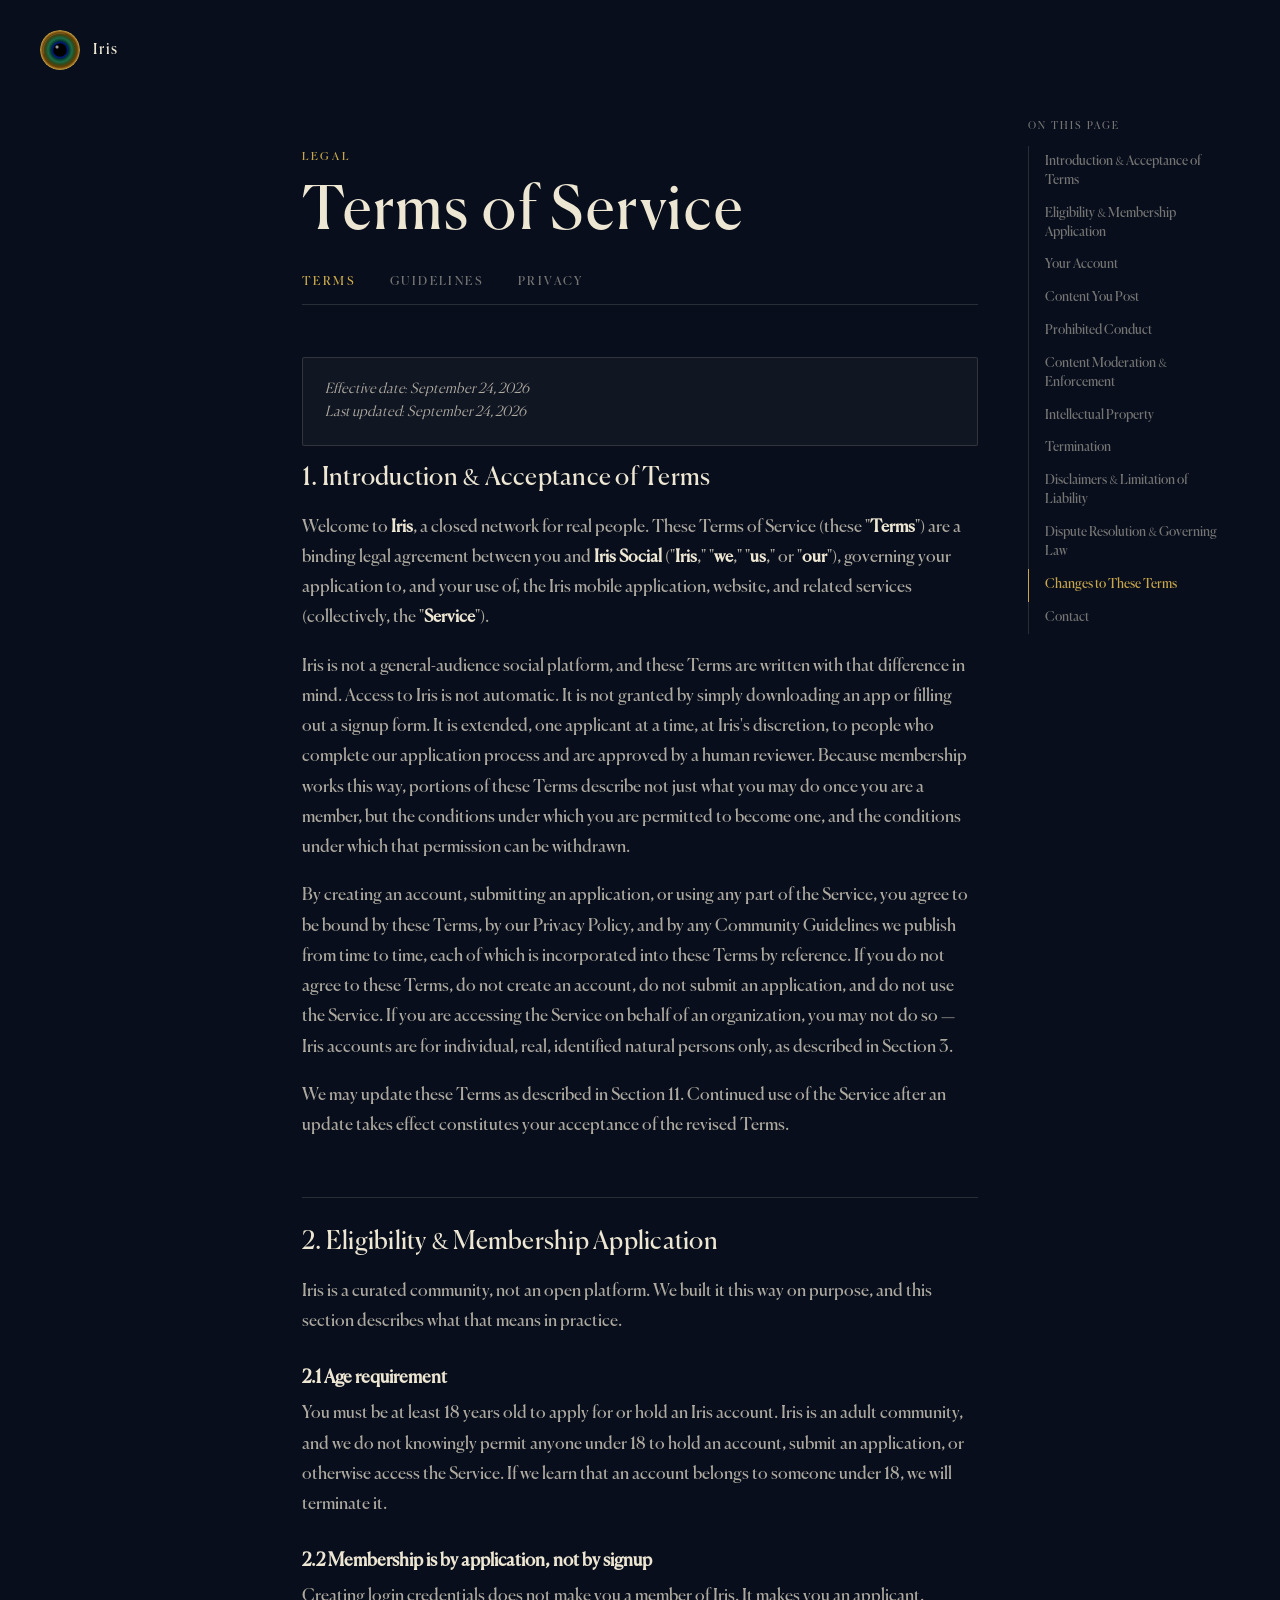
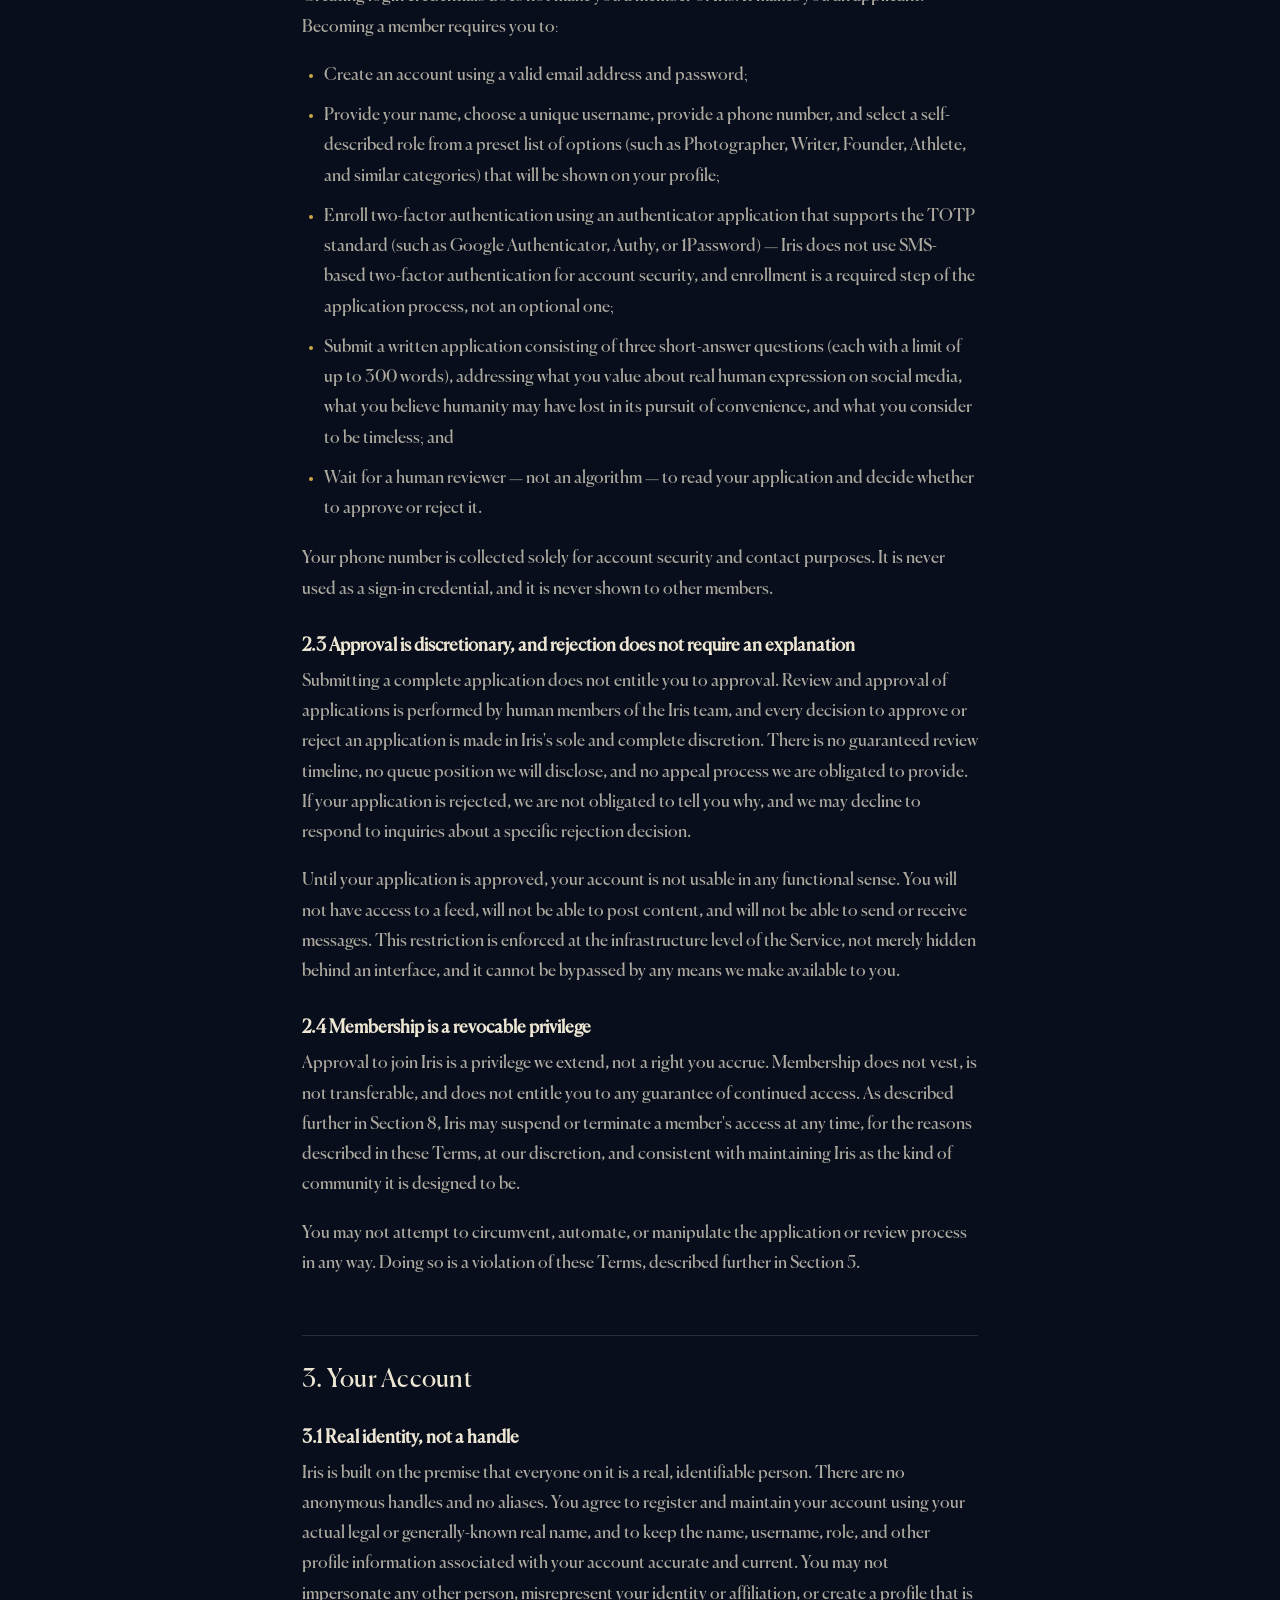
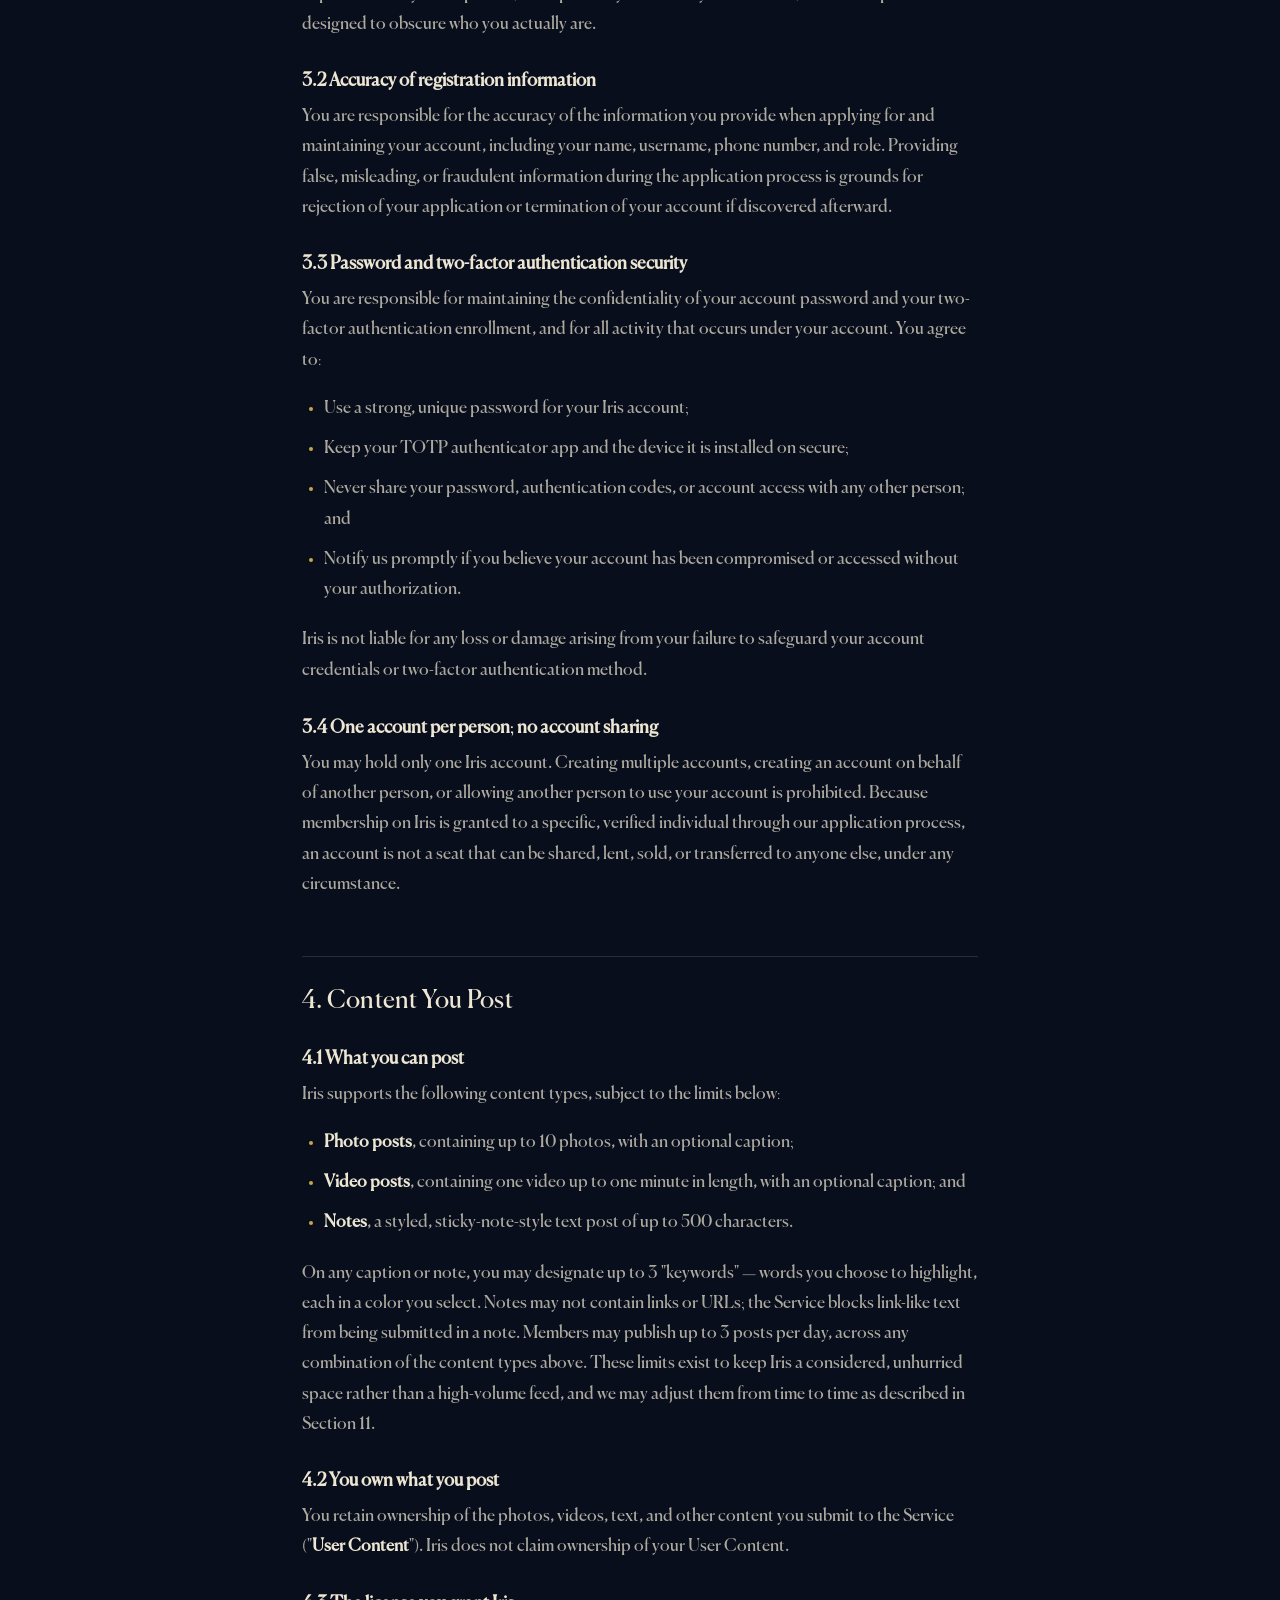
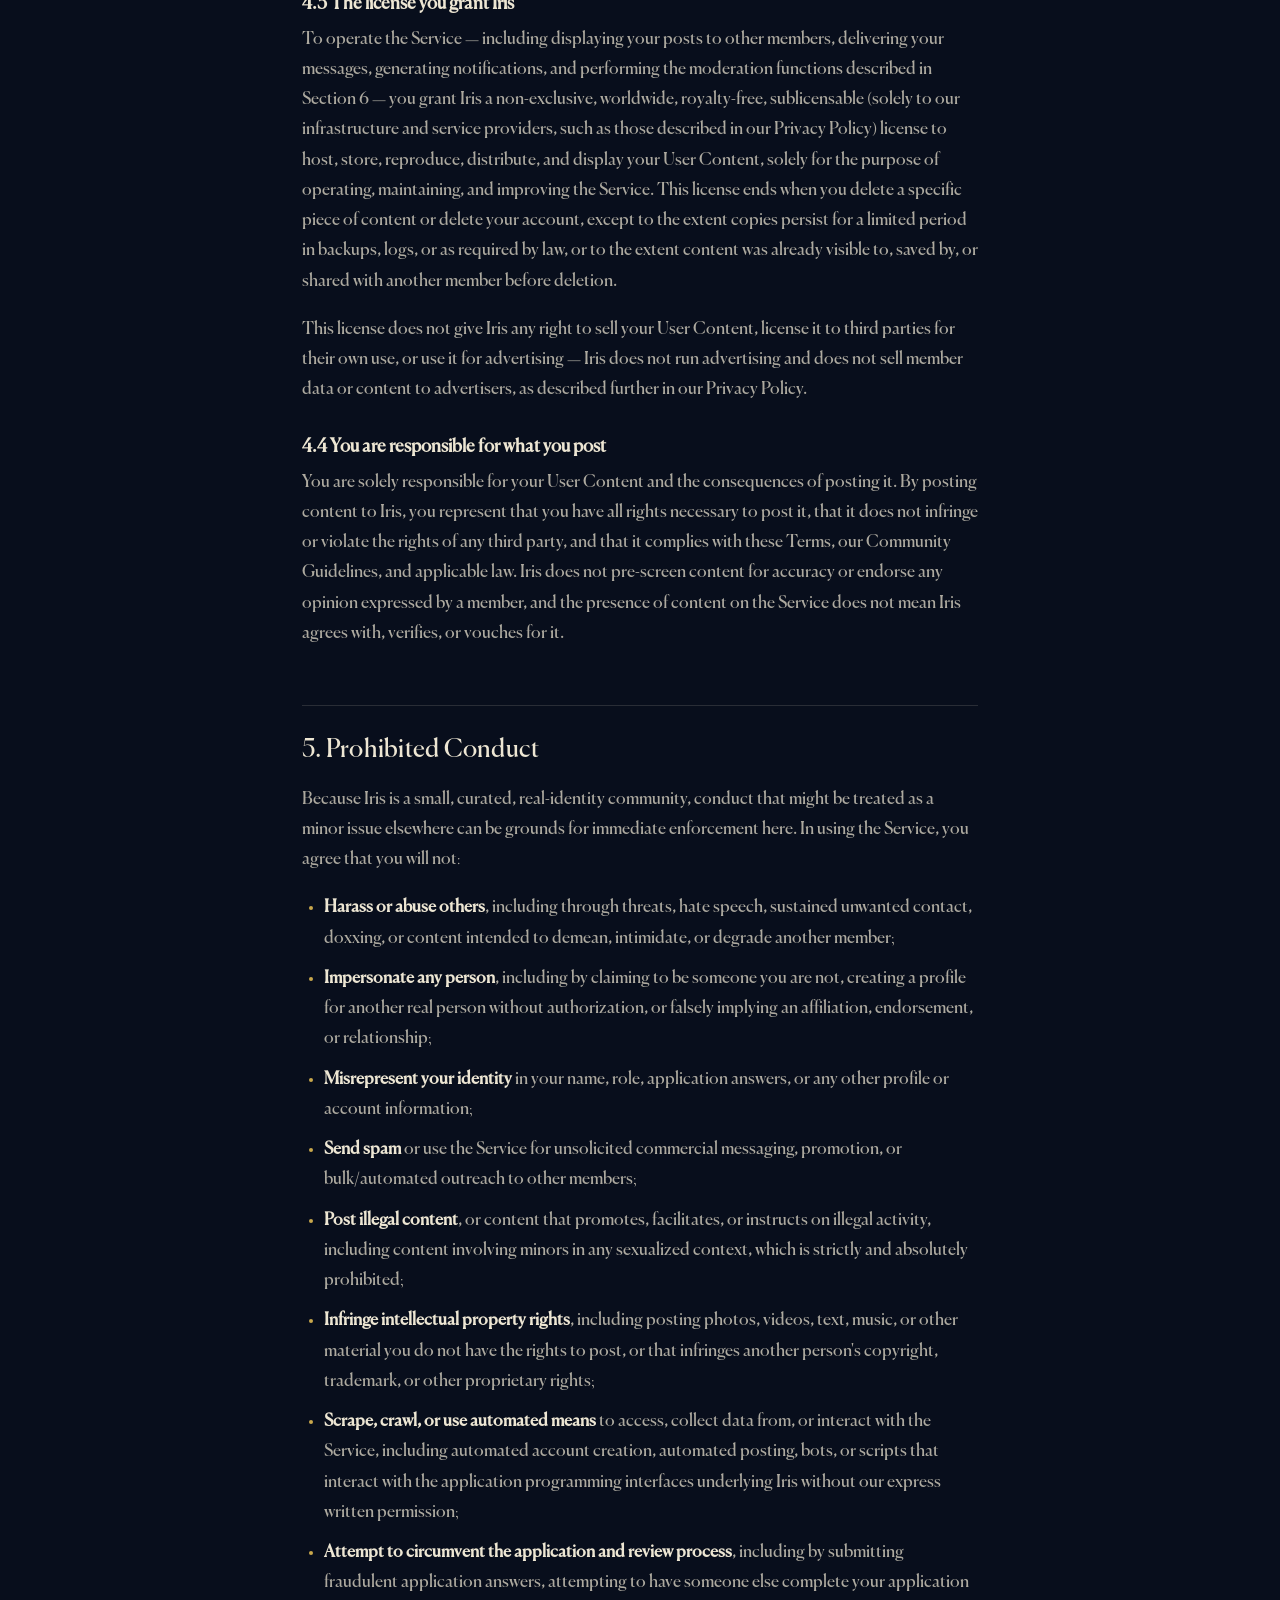
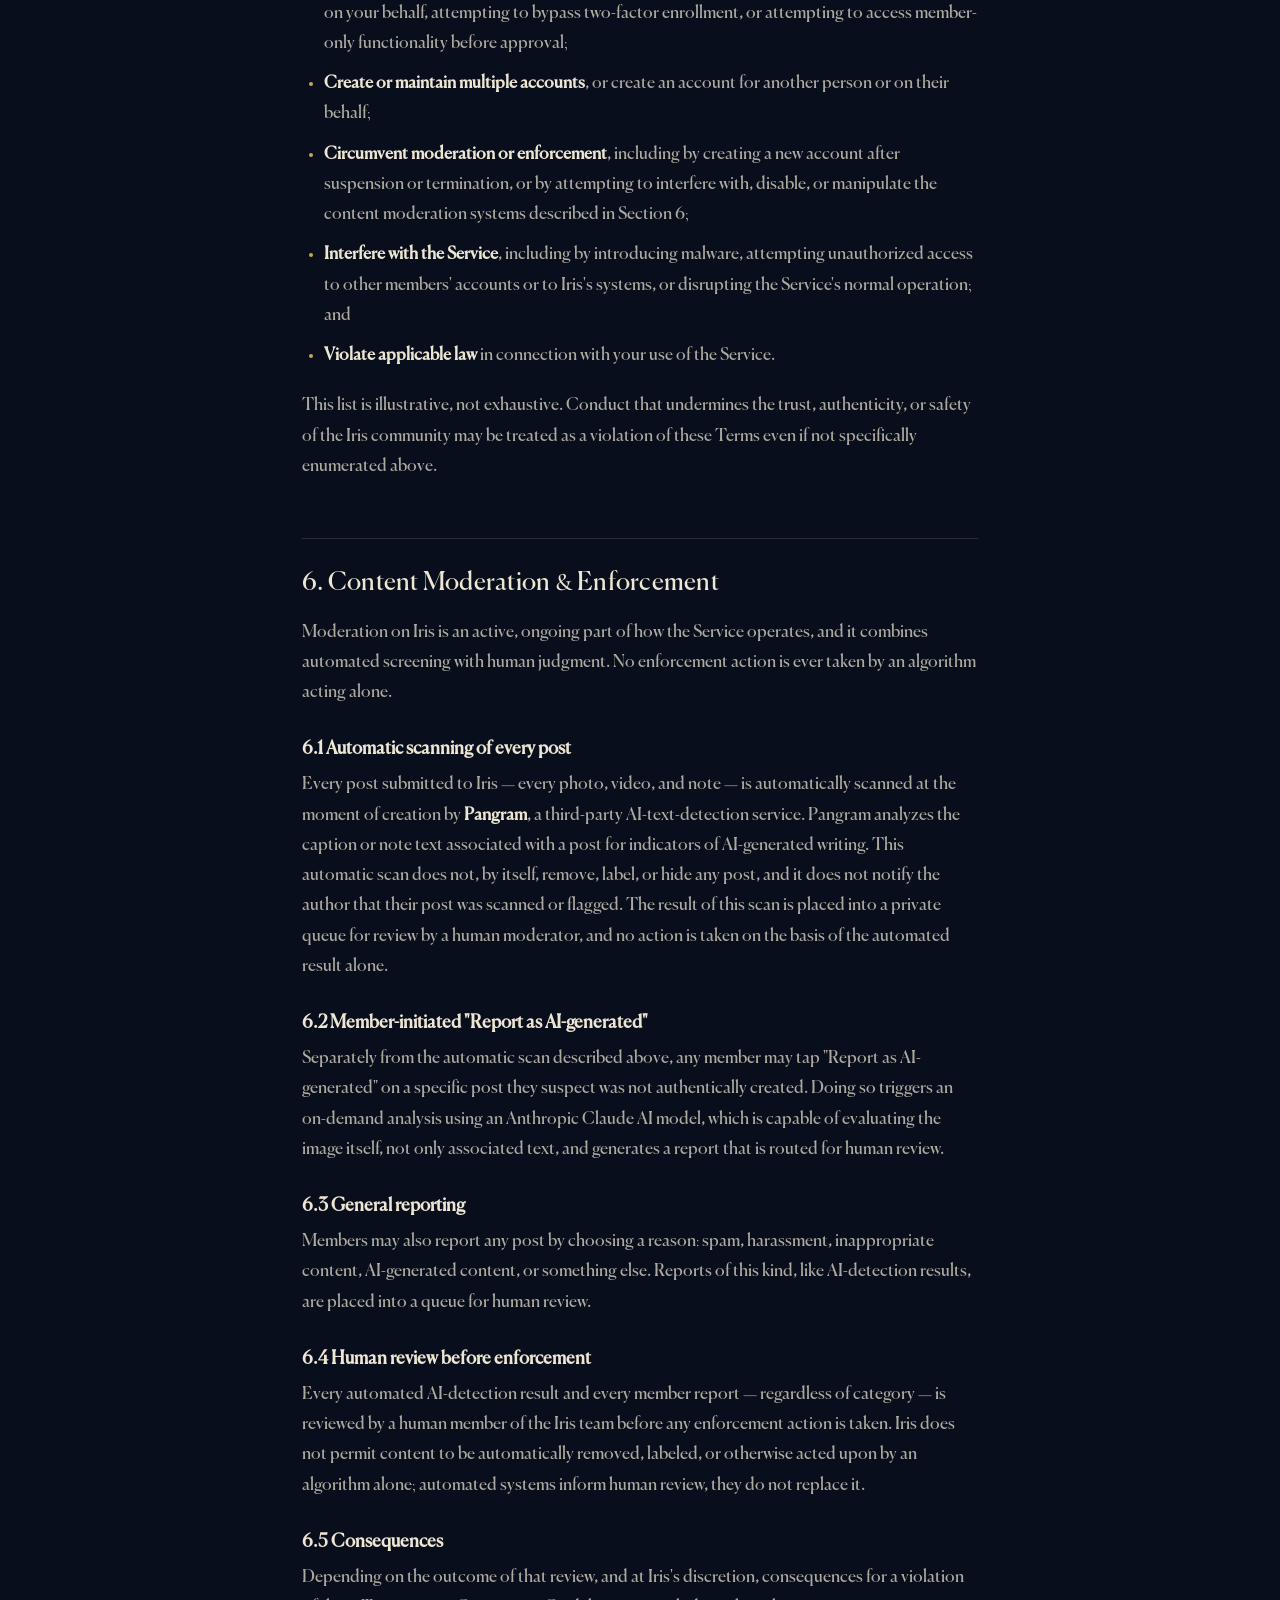
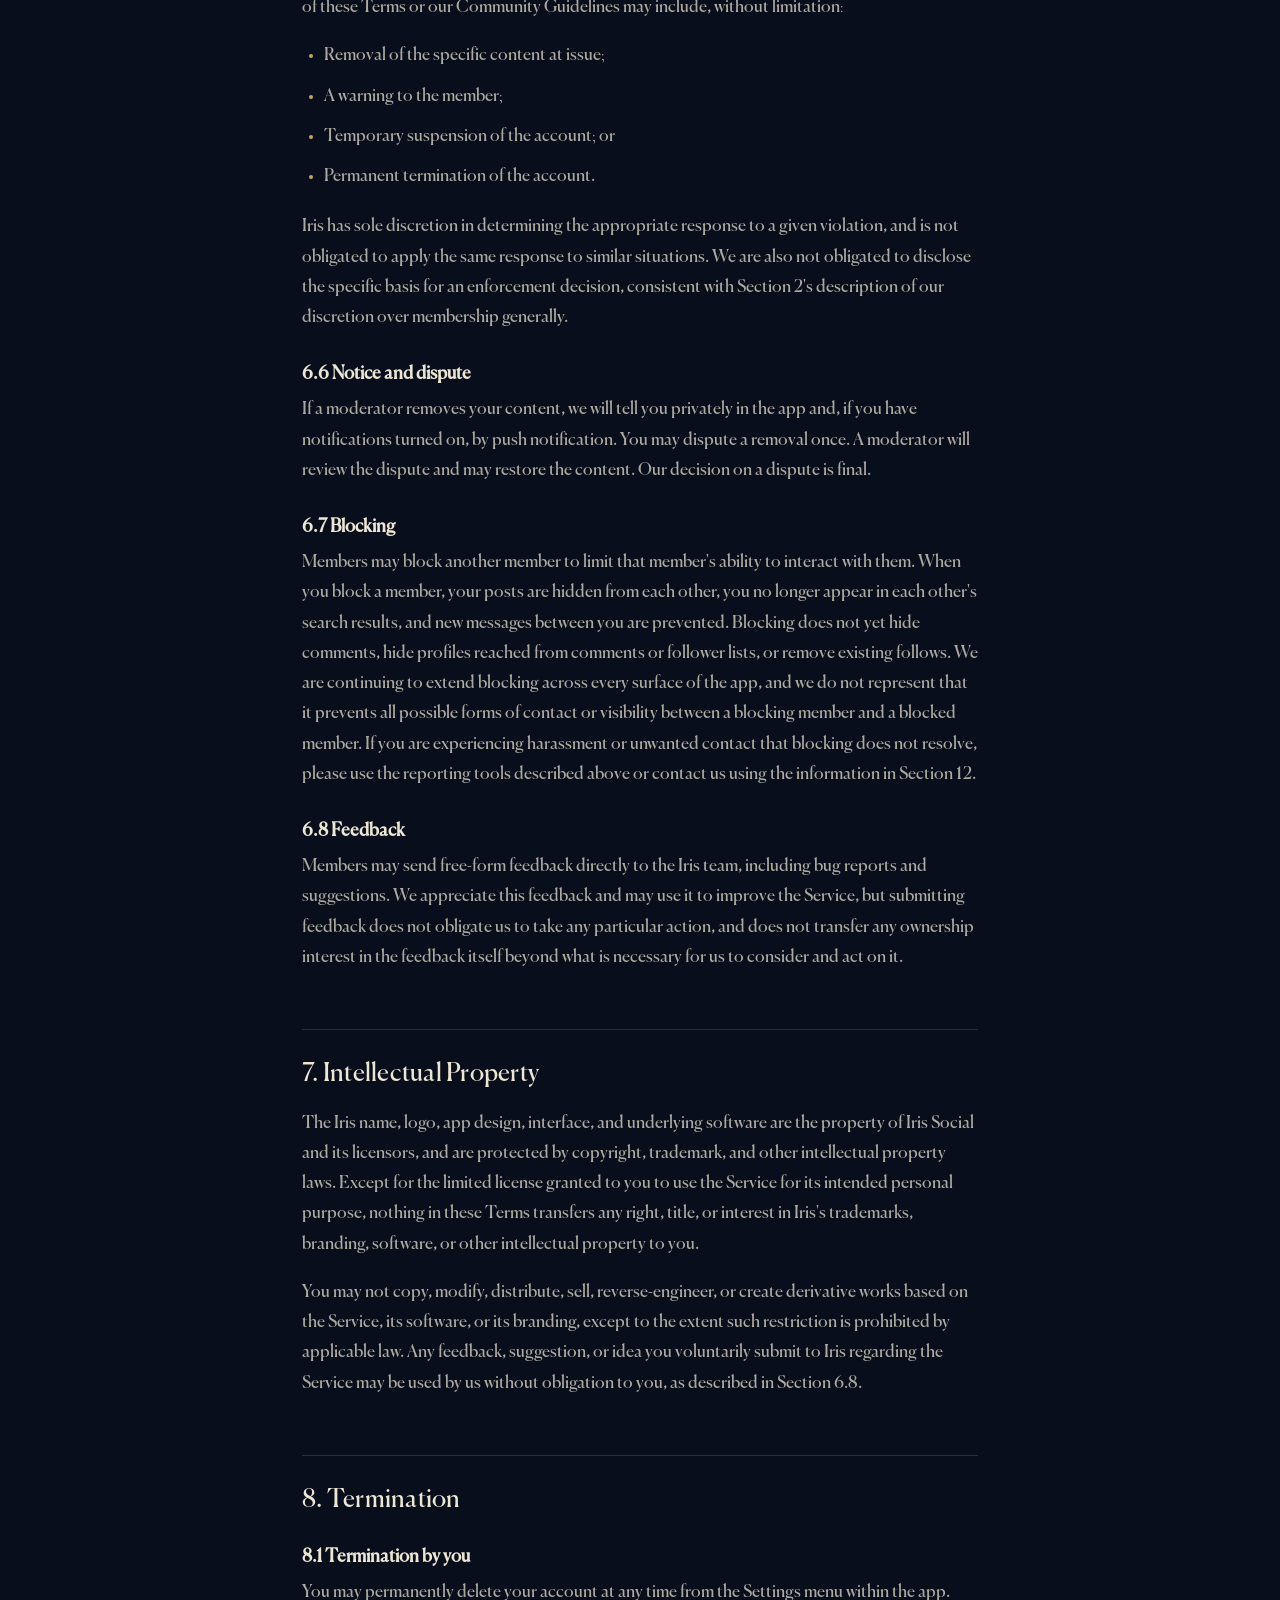
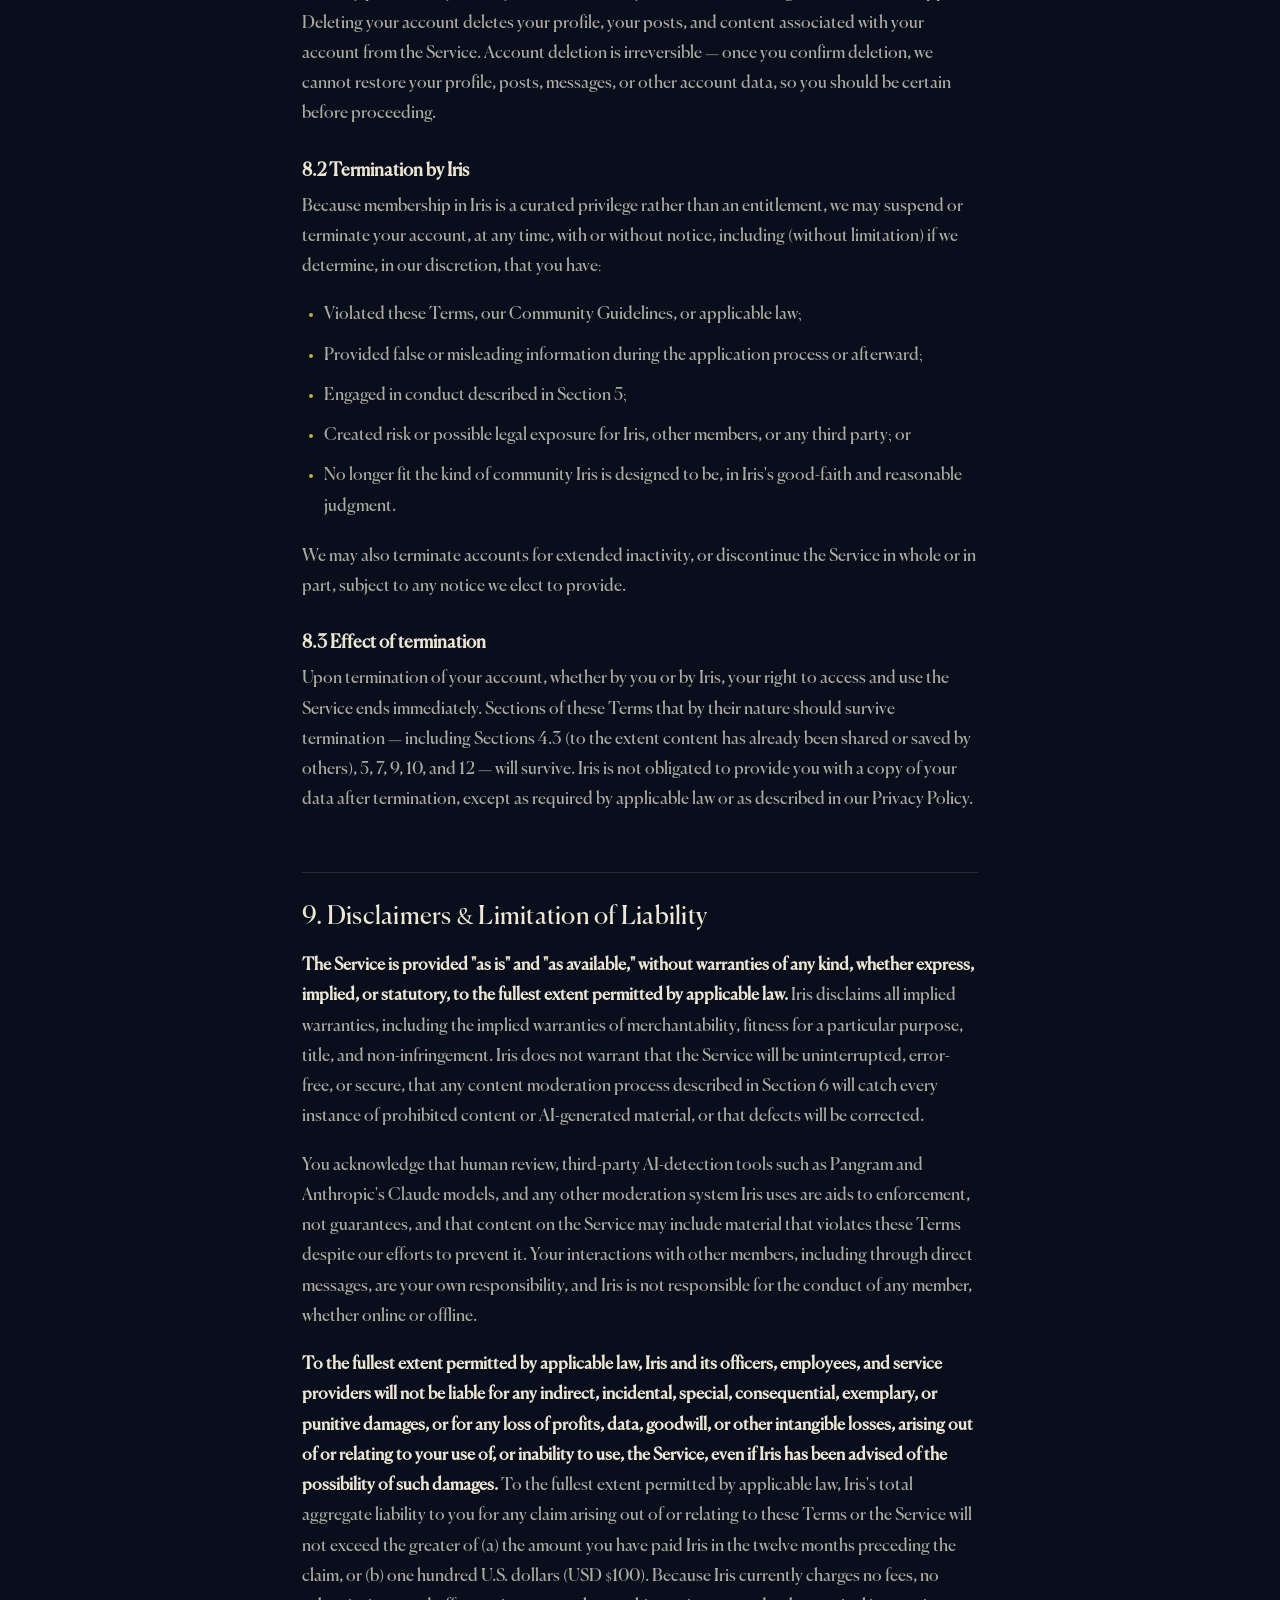
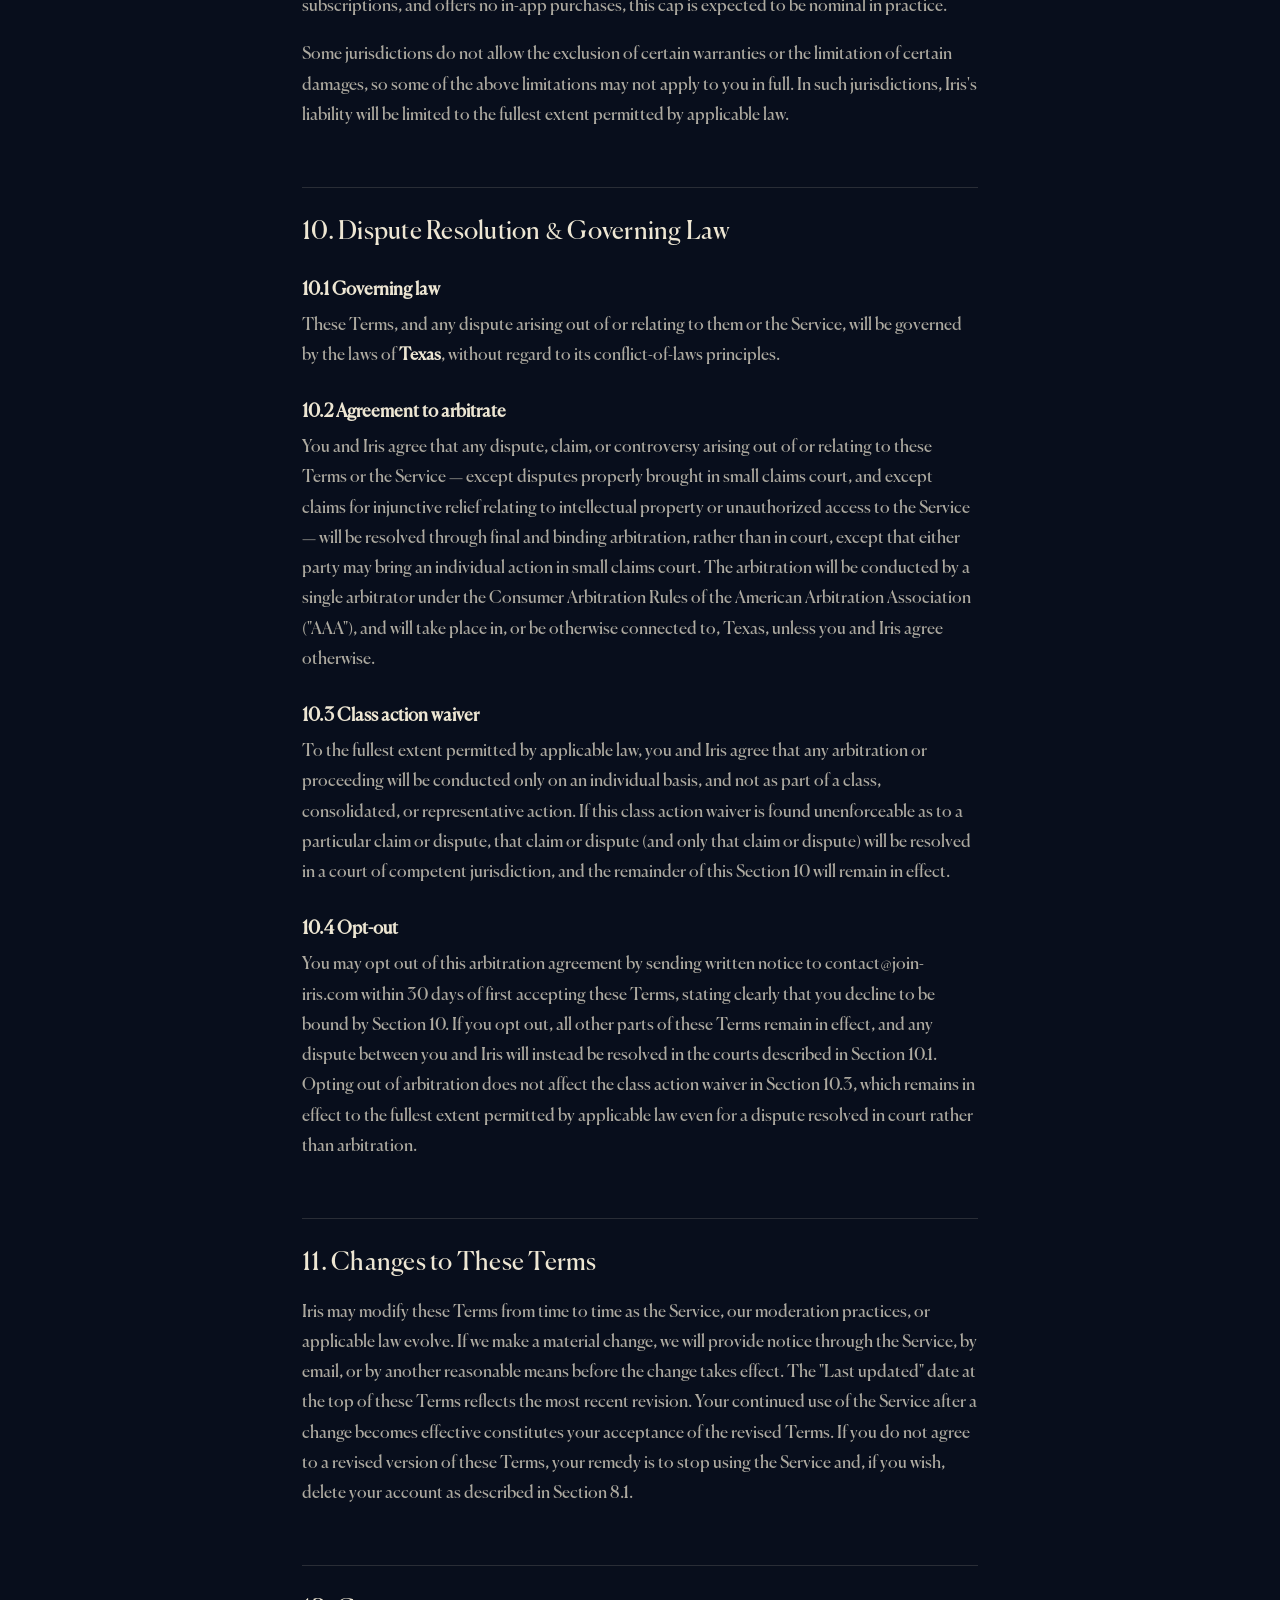
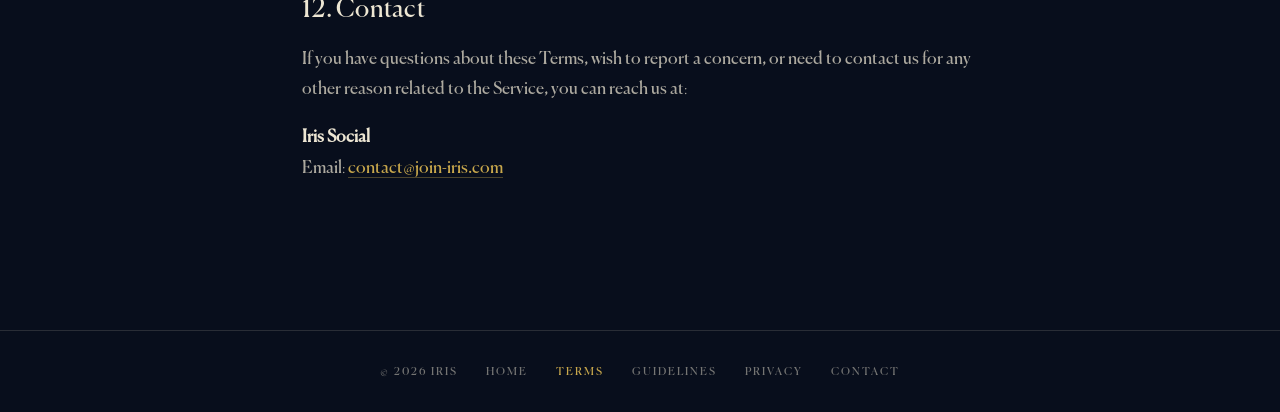
<file: terms/index.html>
<!DOCTYPE html>
<html lang="en">
<head>
<meta charset="utf-8">
<meta name="viewport" content="width=device-width, initial-scale=1">
  <title>Terms of Service — Iris</title>
  <meta name="description" content="The Iris Terms of Service: how membership works, what you can post, how moderation works, and how disputes are resolved.">
  <link rel="canonical" href="https://join-iris.com/terms/">
  <meta name="theme-color" content="#080E1C">
  <link rel="icon" href="/favicon.ico" sizes="48x48">
  <link rel="icon" href="/favicon.svg" type="image/svg+xml">
  <link rel="apple-touch-icon" href="/apple-touch-icon.png">
  <meta property="og:type" content="website">
  <meta property="og:site_name" content="Iris">
  <meta property="og:title" content="Terms of Service — Iris">
  <meta property="og:description" content="The Iris Terms of Service: how membership works, what you can post, how moderation works, and how disputes are resolved.">
  <meta property="og:url" content="https://join-iris.com/terms/">
  <meta property="og:image" content="https://join-iris.com/og-image.png">
  <meta property="og:image:width" content="1200">
  <meta property="og:image:height" content="630">
  <meta property="og:image:alt" content="Iris. A closed network for real people.">
  <meta name="twitter:card" content="summary_large_image">
  <meta name="twitter:title" content="Terms of Service — Iris">
  <meta name="twitter:description" content="The Iris Terms of Service: how membership works, what you can post, how moderation works, and how disputes are resolved.">
  <meta name="twitter:image" content="https://join-iris.com/og-image.png">
<link rel="preconnect" href="https://fonts.googleapis.com">
<link href="https://fonts.googleapis.com/css2?family=Cormorant+Garamond:ital,wght@0,300;0,400;0,500;0,600;1,300;1,400&display=swap" rel="stylesheet">
<link rel="stylesheet" href="/fonts/fonts.css">
<style>
  :root {
    --navy:    #080E1C;
    --ivory:   #EDE6D3;
    --ivory-2: rgba(237,230,211,0.72);
    --ivory-3: rgba(237,230,211,0.48);
    --gold:    #C9A84C;
    --emerald: #1A6B4A;
    --rule:    rgba(237,230,211,0.14);
    --field:   rgba(237,230,211,0.04);
    --serif:   'Canela', 'Cormorant Garamond', Didot, 'Didot LT STD', 'Hoefler Text', Georgia, serif;
    color-scheme: dark;
  }

  *, *::before, *::after { box-sizing: border-box; }
  html { scroll-behavior: smooth; }

  body {
    margin: 0;
    background: var(--navy);
    color: var(--ivory);
    font-family: var(--serif);
    -webkit-font-smoothing: antialiased;
  }

  /* ── Brand header ───────────────────────────────── */
  .site-head {
    position: absolute;
    inset: 0 0 auto 0;
    padding: 30px 40px;
    z-index: 10;
  }
  .brand {
    display: inline-flex;
    align-items: center;
    gap: 13px;
    text-decoration: none;
  }
  .brand-mark { width: 40px; height: 40px; display: block; }
  .brand-word {
    font-size: 15px;
    font-weight: 400;
    letter-spacing: 0.12em;
    color: var(--ivory);
  }

  /* ── Page column ────────────────────────────────── */
  .page {
    max-width: 740px;
    margin: 0 auto;
    padding: 150px 32px 40px;
  }

  .eyebrow {
    font-size: 11px;
    font-weight: 400;
    letter-spacing: 0.24em;
    text-transform: uppercase;
    color: var(--gold);
    margin: 0 0 18px;
  }
  .doc-title {
    font-size: clamp(38px, 6vw, 60px);
    font-weight: 400;
    letter-spacing: 0.03em;
    line-height: 1.06;
    margin: 0 0 30px;
    text-wrap: balance;
  }

  /* ── Document tabs ──────────────────────────────── */
  .doc-tabs {
    display: flex;
    gap: 34px;
    border-bottom: 1px solid var(--rule);
    margin-bottom: 52px;
    overflow-x: auto;
    scrollbar-width: none;
  }
  .doc-tabs::-webkit-scrollbar { display: none; }
  .doc-tab {
    flex: none;
    background: none;
    border: none;
    border-bottom: 1px solid transparent;
    margin-bottom: -1px;
    padding: 0 0 15px;
    font-family: var(--serif);
    font-size: 12px;
    font-weight: 400;
    letter-spacing: 0.2em;
    text-transform: uppercase;
    color: var(--ivory-3);
    white-space: nowrap;
    cursor: pointer;
    transition: color 0.25s, border-color 0.25s;
  }
  .doc-tab:hover { color: var(--ivory-2); }
  .doc-tab.active { color: var(--gold); border-bottom-color: var(--gold); }

  /* ── Document body ──────────────────────────────── */
  .doc-body { max-width: 44rem; }
  .doc-body p,
  .doc-body li {
    font-size: 17px;
    font-weight: 400;
    line-height: 1.78;
    color: var(--ivory-2);
  }
  .doc-body p { margin: 0 0 18px; }
  .doc-body strong { color: var(--ivory); font-weight: 600; }
  .doc-body em { color: var(--ivory); font-style: italic; }
  .doc-body a {
    color: var(--gold);
    text-decoration: none;
    border-bottom: 1px solid rgba(201,168,76,0.35);
    transition: border-color 0.25s;
  }
  .doc-body a:hover { border-bottom-color: var(--gold); }
  .doc-body ul { margin: 0 0 20px; padding-left: 22px; }
  .doc-body li { margin-bottom: 10px; }
  .doc-body li::marker { color: var(--gold); }

  .doc-body h2 {
    font-size: 25px;
    font-weight: 500;
    letter-spacing: 0.01em;
    line-height: 1.22;
    color: var(--ivory);
    margin: 56px 0 18px;
    padding-top: 30px;
    border-top: 1px solid var(--rule);
    scroll-margin-top: 24px;
    text-wrap: balance;
  }
  .doc-body h2:first-of-type {
    margin-top: 4px;
    padding-top: 0;
    border-top: none;
  }
  .doc-body h3 {
    font-size: 18px;
    font-weight: 600;
    color: var(--ivory);
    margin: 30px 0 10px;
    scroll-margin-top: 24px;
  }

  /* Draft-notice callout = the article's first paragraph */
  .doc-body > p:first-child {
    background: var(--field);
    border: 1px solid var(--rule);
    border-radius: 2px;
    padding: 20px 22px;
    font-size: 14px;
    font-style: italic;
    font-weight: 300;
    line-height: 1.7;
    color: var(--ivory-2);
  }
  .doc-body > p:first-child strong { color: var(--gold); font-style: normal; font-weight: 400; }
  .doc-body > p:first-child em { color: var(--ivory-2); font-weight: 300; }
  .doc-body > p:nth-child(2) {
    font-size: 13px;
    font-style: italic;
    color: var(--ivory-3);
    margin: 16px 0 44px;
  }

  /* ── In-page contents (wide screens only) ───────── */
  .toc { display: none; }
  @media (min-width: 1240px) {
    .toc {
      display: block;
      position: fixed;
      top: 120px;
      left: calc(50% + 388px);
      width: 196px;
      max-height: calc(100vh - 170px);
      overflow-y: auto;
      scrollbar-width: none;
    }
    .toc::-webkit-scrollbar { display: none; }
  }
  .toc-label {
    font-size: 10px;
    font-weight: 400;
    letter-spacing: 0.2em;
    text-transform: uppercase;
    color: var(--ivory-3);
    margin: 0 0 14px;
  }
  .toc ol {
    list-style: none;
    margin: 0;
    padding: 0;
    border-left: 1px solid var(--rule);
  }
  .toc a {
    display: block;
    padding: 7px 0 7px 16px;
    margin-left: -1px;
    border-left: 1px solid transparent;
    font-size: 13px;
    line-height: 1.45;
    color: var(--ivory-3);
    text-decoration: none;
    transition: color 0.2s, border-color 0.2s;
  }
  .toc a:hover { color: var(--ivory-2); }
  .toc a.active { color: var(--gold); border-left-color: var(--gold); }

  /* ── Footer ─────────────────────────────────────── */
  footer {
    border-top: 1px solid var(--rule);
    margin-top: 88px;
    padding: 34px 40px;
    display: flex;
    align-items: center;
    justify-content: center;
    gap: 28px;
    flex-wrap: wrap;
  }
  footer a, .footer-copy {
    font-size: 11px;
    font-weight: 400;
    letter-spacing: 0.18em;
    text-transform: uppercase;
    color: var(--ivory-3);
    text-decoration: none;
  }
  footer a { transition: color 0.25s; }
  footer a:hover { color: var(--ivory-2); }

  [hidden] { display: none !important; }
  a:focus-visible, button:focus-visible {
    outline: 2px solid var(--gold);
    outline-offset: 3px;
  }

  @media (max-width: 720px) {
    .site-head { padding: 22px 22px; }
    .page { padding: 118px 22px 32px; }
    .doc-tabs { gap: 22px; }
    .doc-body h2 { font-size: 22px; }
  }
  @media (prefers-reduced-motion: reduce) {
    html { scroll-behavior: auto; }
    *, *::before, *::after { transition: none !important; }
  }

  a.doc-tab { display: inline-block; text-decoration: none; }
  footer a[aria-current="page"] { color: var(--gold); }
</style>
</head>
<body>


<header class="site-head">
  <!-- Back to the landing page. On the standalone site this becomes "/". -->
  <a class="brand" href="/">
    <svg class="brand-mark" viewBox="0 0 200 200" fill="none" xmlns="http://www.w3.org/2000/svg">
      <defs>
        <radialGradient id="iris-body" cx="50%" cy="50%" r="50%">
          <stop offset="0%"   stop-color="#000308"/>
          <stop offset="15%"  stop-color="#001040"/>
          <stop offset="37%"  stop-color="#001878"/>
          <stop offset="44%"  stop-color="#002B40"/>
          <stop offset="51%"  stop-color="#0D4D32"/>
          <stop offset="60%"  stop-color="#1A6B4A"/>
          <stop offset="72%"  stop-color="#2E4A1C"/>
          <stop offset="86%"  stop-color="#6B3E00"/>
          <stop offset="100%" stop-color="#C9A84C"/>
        </radialGradient>
        <radialGradient id="iris-pupil" cx="91.84" cy="89.12" r="12.92" gradientUnits="userSpaceOnUse">
          <stop offset="0%"   stop-color="#06080F"/>
          <stop offset="100%" stop-color="#000000"/>
        </radialGradient>
        <radialGradient id="iris-catch" cx="85" cy="85" r="11" gradientUnits="userSpaceOnUse">
          <stop offset="0%"   stop-color="white" stop-opacity="0.88"/>
          <stop offset="100%" stop-color="white" stop-opacity="0"/>
        </radialGradient>
        <linearGradient id="iris-arc" x1="16" y1="16" x2="184" y2="184" gradientUnits="userSpaceOnUse">
          <stop offset="0%"   stop-color="white" stop-opacity="0.18"/>
          <stop offset="100%" stop-color="white" stop-opacity="0"/>
        </linearGradient>
        <clipPath id="iris-clip"><circle cx="100" cy="100" r="100"/></clipPath>
      </defs>
      <g clip-path="url(#iris-clip)">
        <circle cx="100" cy="100" r="100" fill="url(#iris-body)"/>
        <circle cx="100" cy="100" r="46" fill="none" stroke="white" stroke-opacity="0.035" stroke-width="1.4"/>
        <circle cx="100" cy="100" r="59" fill="none" stroke="white" stroke-opacity="0.035" stroke-width="1.4"/>
        <circle cx="100" cy="100" r="72" fill="none" stroke="white" stroke-opacity="0.035" stroke-width="1.4"/>
        <circle cx="100" cy="100" r="85" fill="none" stroke="white" stroke-opacity="0.035" stroke-width="1.4"/>
        <circle cx="100" cy="100" r="34" fill="url(#iris-pupil)"/>
        <circle cx="85"  cy="85"  r="11" fill="url(#iris-catch)"/>
        <path d="M 17.76,117.46 A 84,84 0 0,1 124.56,19.67"
              fill="none" stroke="url(#iris-arc)" stroke-width="4.4" stroke-linecap="round"/>
      </g>
    </svg>
    <span class="brand-word">Iris</span>
  </a>
</header>

<div class="page">
  <p class="eyebrow">Legal</p>
  <h1 class="doc-title" id="doc-terms-header">Terms of Service</h1>

  <nav class="doc-tabs" aria-label="Legal documents"><a class="doc-tab active" href="/terms/" aria-current="page">Terms</a><a class="doc-tab" href="/guidelines/">Guidelines</a><a class="doc-tab" href="/privacy/">Privacy</a></nav>

  <main id="main">

    <article class="doc-body" id="doc-terms">

<p><em>Effective date: September 24, 2026</em><br>
<em>Last updated: September 24, 2026</em></p>

<h2 id="acceptance">1. Introduction &amp; Acceptance of Terms</h2>

<p>Welcome to <strong>Iris</strong>, a closed network for real people. These Terms of Service (these "<strong>Terms</strong>") are a binding legal agreement between you and <strong>Iris Social</strong> ("<strong>Iris</strong>," "<strong>we</strong>," "<strong>us</strong>," or "<strong>our</strong>"), governing your application to, and your use of, the Iris mobile application, website, and related services (collectively, the "<strong>Service</strong>").</p>

<p>Iris is not a general-audience social platform, and these Terms are written with that difference in mind. Access to Iris is not automatic. It is not granted by simply downloading an app or filling out a signup form. It is extended, one applicant at a time, at Iris's discretion, to people who complete our application process and are approved by a human reviewer. Because membership works this way, portions of these Terms describe not just what you may do once you are a member, but the conditions under which you are permitted to become one, and the conditions under which that permission can be withdrawn.</p>

<p>By creating an account, submitting an application, or using any part of the Service, you agree to be bound by these Terms, by our Privacy Policy, and by any Community Guidelines we publish from time to time, each of which is incorporated into these Terms by reference. If you do not agree to these Terms, do not create an account, do not submit an application, and do not use the Service. If you are accessing the Service on behalf of an organization, you may not do so — Iris accounts are for individual, real, identified natural persons only, as described in Section 3.</p>

<p>We may update these Terms as described in Section 11. Continued use of the Service after an update takes effect constitutes your acceptance of the revised Terms.</p>

<h2 id="eligibility-and-membership">2. Eligibility &amp; Membership Application</h2>

<p>Iris is a curated community, not an open platform. We built it this way on purpose, and this section describes what that means in practice.</p>

<h3>2.1 Age requirement</h3>

<p>You must be at least 18 years old to apply for or hold an Iris account. Iris is an adult community, and we do not knowingly permit anyone under 18 to hold an account, submit an application, or otherwise access the Service. If we learn that an account belongs to someone under 18, we will terminate it.</p>

<h3>2.2 Membership is by application, not by signup</h3>

<p>Creating login credentials does not make you a member of Iris. It makes you an applicant. Becoming a member requires you to:</p>

<ul>
  <li>Create an account using a valid email address and password;</li>
  <li>Provide your name, choose a unique username, provide a phone number, and select a self-described role from a preset list of options (such as Photographer, Writer, Founder, Athlete, and similar categories) that will be shown on your profile;</li>
  <li>Enroll two-factor authentication using an authenticator application that supports the TOTP standard (such as Google Authenticator, Authy, or 1Password) — Iris does not use SMS-based two-factor authentication for account security, and enrollment is a required step of the application process, not an optional one;</li>
  <li>Submit a written application consisting of three short-answer questions (each with a limit of up to 300 words), addressing what you value about real human expression on social media, what you believe humanity may have lost in its pursuit of convenience, and what you consider to be timeless; and</li>
  <li>Wait for a human reviewer — not an algorithm — to read your application and decide whether to approve or reject it.</li>
</ul>

<p>Your phone number is collected solely for account security and contact purposes. It is never used as a sign-in credential, and it is never shown to other members.</p>

<h3>2.3 Approval is discretionary, and rejection does not require an explanation</h3>

<p>Submitting a complete application does not entitle you to approval. Review and approval of applications is performed by human members of the Iris team, and every decision to approve or reject an application is made in Iris's sole and complete discretion. There is no guaranteed review timeline, no queue position we will disclose, and no appeal process we are obligated to provide. If your application is rejected, we are not obligated to tell you why, and we may decline to respond to inquiries about a specific rejection decision.</p>

<p>Until your application is approved, your account is not usable in any functional sense. You will not have access to a feed, will not be able to post content, and will not be able to send or receive messages. This restriction is enforced at the infrastructure level of the Service, not merely hidden behind an interface, and it cannot be bypassed by any means we make available to you.</p>

<h3>2.4 Membership is a revocable privilege</h3>

<p>Approval to join Iris is a privilege we extend, not a right you accrue. Membership does not vest, is not transferable, and does not entitle you to any guarantee of continued access. As described further in Section 8, Iris may suspend or terminate a member's access at any time, for the reasons described in these Terms, at our discretion, and consistent with maintaining Iris as the kind of community it is designed to be.</p>

<p>You may not attempt to circumvent, automate, or manipulate the application or review process in any way. Doing so is a violation of these Terms, described further in Section 5.</p>

<h2 id="your-account">3. Your Account</h2>

<h3>3.1 Real identity, not a handle</h3>

<p>Iris is built on the premise that everyone on it is a real, identifiable person. There are no anonymous handles and no aliases. You agree to register and maintain your account using your actual legal or generally-known real name, and to keep the name, username, role, and other profile information associated with your account accurate and current. You may not impersonate any other person, misrepresent your identity or affiliation, or create a profile that is designed to obscure who you actually are.</p>

<h3>3.2 Accuracy of registration information</h3>

<p>You are responsible for the accuracy of the information you provide when applying for and maintaining your account, including your name, username, phone number, and role. Providing false, misleading, or fraudulent information during the application process is grounds for rejection of your application or termination of your account if discovered afterward.</p>

<h3>3.3 Password and two-factor authentication security</h3>

<p>You are responsible for maintaining the confidentiality of your account password and your two-factor authentication enrollment, and for all activity that occurs under your account. You agree to:</p>

<ul>
  <li>Use a strong, unique password for your Iris account;</li>
  <li>Keep your TOTP authenticator app and the device it is installed on secure;</li>
  <li>Never share your password, authentication codes, or account access with any other person; and</li>
  <li>Notify us promptly if you believe your account has been compromised or accessed without your authorization.</li>
</ul>

<p>Iris is not liable for any loss or damage arising from your failure to safeguard your account credentials or two-factor authentication method.</p>

<h3>3.4 One account per person; no account sharing</h3>

<p>You may hold only one Iris account. Creating multiple accounts, creating an account on behalf of another person, or allowing another person to use your account is prohibited. Because membership on Iris is granted to a specific, verified individual through our application process, an account is not a seat that can be shared, lent, sold, or transferred to anyone else, under any circumstance.</p>

<h2 id="user-content">4. Content You Post</h2>

<h3>4.1 What you can post</h3>

<p>Iris supports the following content types, subject to the limits below:</p>

<ul>
  <li><strong>Photo posts</strong>, containing up to 10 photos, with an optional caption;</li>
  <li><strong>Video posts</strong>, containing one video up to one minute in length, with an optional caption; and</li>
  <li><strong>Notes</strong>, a styled, sticky-note-style text post of up to 500 characters.</li>
</ul>

<p>On any caption or note, you may designate up to 3 "keywords" — words you choose to highlight, each in a color you select. Notes may not contain links or URLs; the Service blocks link-like text from being submitted in a note. Members may publish up to 3 posts per day, across any combination of the content types above. These limits exist to keep Iris a considered, unhurried space rather than a high-volume feed, and we may adjust them from time to time as described in Section 11.</p>

<h3>4.2 You own what you post</h3>

<p>You retain ownership of the photos, videos, text, and other content you submit to the Service ("<strong>User Content</strong>"). Iris does not claim ownership of your User Content.</p>

<h3>4.3 The license you grant Iris</h3>

<p>To operate the Service — including displaying your posts to other members, delivering your messages, generating notifications, and performing the moderation functions described in Section 6 — you grant Iris a non-exclusive, worldwide, royalty-free, sublicensable (solely to our infrastructure and service providers, such as those described in our Privacy Policy) license to host, store, reproduce, distribute, and display your User Content, solely for the purpose of operating, maintaining, and improving the Service. This license ends when you delete a specific piece of content or delete your account, except to the extent copies persist for a limited period in backups, logs, or as required by law, or to the extent content was already visible to, saved by, or shared with another member before deletion.</p>

<p>This license does not give Iris any right to sell your User Content, license it to third parties for their own use, or use it for advertising — Iris does not run advertising and does not sell member data or content to advertisers, as described further in our Privacy Policy.</p>

<h3>4.4 You are responsible for what you post</h3>

<p>You are solely responsible for your User Content and the consequences of posting it. By posting content to Iris, you represent that you have all rights necessary to post it, that it does not infringe or violate the rights of any third party, and that it complies with these Terms, our Community Guidelines, and applicable law. Iris does not pre-screen content for accuracy or endorse any opinion expressed by a member, and the presence of content on the Service does not mean Iris agrees with, verifies, or vouches for it.</p>

<h2 id="prohibited-conduct">5. Prohibited Conduct</h2>

<p>Because Iris is a small, curated, real-identity community, conduct that might be treated as a minor issue elsewhere can be grounds for immediate enforcement here. In using the Service, you agree that you will not:</p>

<ul>
  <li><strong>Harass or abuse others</strong>, including through threats, hate speech, sustained unwanted contact, doxxing, or content intended to demean, intimidate, or degrade another member;</li>
  <li><strong>Impersonate any person</strong>, including by claiming to be someone you are not, creating a profile for another real person without authorization, or falsely implying an affiliation, endorsement, or relationship;</li>
  <li><strong>Misrepresent your identity</strong> in your name, role, application answers, or any other profile or account information;</li>
  <li><strong>Send spam</strong> or use the Service for unsolicited commercial messaging, promotion, or bulk/automated outreach to other members;</li>
  <li><strong>Post illegal content</strong>, or content that promotes, facilitates, or instructs on illegal activity, including content involving minors in any sexualized context, which is strictly and absolutely prohibited;</li>
  <li><strong>Infringe intellectual property rights</strong>, including posting photos, videos, text, music, or other material you do not have the rights to post, or that infringes another person's copyright, trademark, or other proprietary rights;</li>
  <li><strong>Scrape, crawl, or use automated means</strong> to access, collect data from, or interact with the Service, including automated account creation, automated posting, bots, or scripts that interact with the application programming interfaces underlying Iris without our express written permission;</li>
  <li><strong>Attempt to circumvent the application and review process</strong>, including by submitting fraudulent application answers, attempting to have someone else complete your application on your behalf, attempting to bypass two-factor enrollment, or attempting to access member-only functionality before approval;</li>
  <li><strong>Create or maintain multiple accounts</strong>, or create an account for another person or on their behalf;</li>
  <li><strong>Circumvent moderation or enforcement</strong>, including by creating a new account after suspension or termination, or by attempting to interfere with, disable, or manipulate the content moderation systems described in Section 6;</li>
  <li><strong>Interfere with the Service</strong>, including by introducing malware, attempting unauthorized access to other members' accounts or to Iris's systems, or disrupting the Service's normal operation; and</li>
  <li><strong>Violate applicable law</strong> in connection with your use of the Service.</li>
</ul>

<p>This list is illustrative, not exhaustive. Conduct that undermines the trust, authenticity, or safety of the Iris community may be treated as a violation of these Terms even if not specifically enumerated above.</p>

<h2 id="content-moderation">6. Content Moderation &amp; Enforcement</h2>

<p>Moderation on Iris is an active, ongoing part of how the Service operates, and it combines automated screening with human judgment. No enforcement action is ever taken by an algorithm acting alone.</p>

<h3>6.1 Automatic scanning of every post</h3>

<p>Every post submitted to Iris — every photo, video, and note — is automatically scanned at the moment of creation by <strong>Pangram</strong>, a third-party AI-text-detection service. Pangram analyzes the caption or note text associated with a post for indicators of AI-generated writing. This automatic scan does not, by itself, remove, label, or hide any post, and it does not notify the author that their post was scanned or flagged. The result of this scan is placed into a private queue for review by a human moderator, and no action is taken on the basis of the automated result alone.</p>

<h3>6.2 Member-initiated "Report as AI-generated"</h3>

<p>Separately from the automatic scan described above, any member may tap "Report as AI-generated" on a specific post they suspect was not authentically created. Doing so triggers an on-demand analysis using an Anthropic Claude AI model, which is capable of evaluating the image itself, not only associated text, and generates a report that is routed for human review.</p>

<h3>6.3 General reporting</h3>

<p>Members may also report any post by choosing a reason: spam, harassment, inappropriate content, AI-generated content, or something else. Reports of this kind, like AI-detection results, are placed into a queue for human review.</p>

<h3>6.4 Human review before enforcement</h3>

<p>Every automated AI-detection result and every member report — regardless of category — is reviewed by a human member of the Iris team before any enforcement action is taken. Iris does not permit content to be automatically removed, labeled, or otherwise acted upon by an algorithm alone; automated systems inform human review, they do not replace it.</p>

<h3>6.5 Consequences</h3>

<p>Depending on the outcome of that review, and at Iris's discretion, consequences for a violation of these Terms or our Community Guidelines may include, without limitation:</p>

<ul>
  <li>Removal of the specific content at issue;</li>
  <li>A warning to the member;</li>
  <li>Temporary suspension of the account; or</li>
  <li>Permanent termination of the account.</li>
</ul>

<p>Iris has sole discretion in determining the appropriate response to a given violation, and is not obligated to apply the same response to similar situations. We are also not obligated to disclose the specific basis for an enforcement decision, consistent with Section 2's description of our discretion over membership generally.</p>

<h3>6.6 Notice and dispute</h3>

<p>If a moderator removes your content, we will tell you privately in the app and, if you have notifications turned on, by push notification. You may dispute a removal once. A moderator will review the dispute and may restore the content. Our decision on a dispute is final.</p>

<h3>6.7 Blocking</h3>

<p>Members may block another member to limit that member's ability to interact with them. When you block a member, your posts are hidden from each other, you no longer appear in each other's search results, and new messages between you are prevented. Blocking does not yet hide comments, hide profiles reached from comments or follower lists, or remove existing follows. We are continuing to extend blocking across every surface of the app, and we do not represent that it prevents all possible forms of contact or visibility between a blocking member and a blocked member. If you are experiencing harassment or unwanted contact that blocking does not resolve, please use the reporting tools described above or contact us using the information in Section 12.</p>

<h3>6.8 Feedback</h3>

<p>Members may send free-form feedback directly to the Iris team, including bug reports and suggestions. We appreciate this feedback and may use it to improve the Service, but submitting feedback does not obligate us to take any particular action, and does not transfer any ownership interest in the feedback itself beyond what is necessary for us to consider and act on it.</p>

<h2 id="intellectual-property">7. Intellectual Property</h2>

<p>The Iris name, logo, app design, interface, and underlying software are the property of Iris Social and its licensors, and are protected by copyright, trademark, and other intellectual property laws. Except for the limited license granted to you to use the Service for its intended personal purpose, nothing in these Terms transfers any right, title, or interest in Iris's trademarks, branding, software, or other intellectual property to you.</p>

<p>You may not copy, modify, distribute, sell, reverse-engineer, or create derivative works based on the Service, its software, or its branding, except to the extent such restriction is prohibited by applicable law. Any feedback, suggestion, or idea you voluntarily submit to Iris regarding the Service may be used by us without obligation to you, as described in Section 6.8.</p>

<h2 id="termination">8. Termination</h2>

<h3>8.1 Termination by you</h3>

<p>You may permanently delete your account at any time from the Settings menu within the app. Deleting your account deletes your profile, your posts, and content associated with your account from the Service. Account deletion is irreversible — once you confirm deletion, we cannot restore your profile, posts, messages, or other account data, so you should be certain before proceeding.</p>

<h3>8.2 Termination by Iris</h3>

<p>Because membership in Iris is a curated privilege rather than an entitlement, we may suspend or terminate your account, at any time, with or without notice, including (without limitation) if we determine, in our discretion, that you have:</p>

<ul>
  <li>Violated these Terms, our Community Guidelines, or applicable law;</li>
  <li>Provided false or misleading information during the application process or afterward;</li>
  <li>Engaged in conduct described in Section 5;</li>
  <li>Created risk or possible legal exposure for Iris, other members, or any third party; or</li>
  <li>No longer fit the kind of community Iris is designed to be, in Iris's good-faith and reasonable judgment.</li>
</ul>

<p>We may also terminate accounts for extended inactivity, or discontinue the Service in whole or in part, subject to any notice we elect to provide.</p>

<h3>8.3 Effect of termination</h3>

<p>Upon termination of your account, whether by you or by Iris, your right to access and use the Service ends immediately. Sections of these Terms that by their nature should survive termination — including Sections 4.3 (to the extent content has already been shared or saved by others), 5, 7, 9, 10, and 12 — will survive. Iris is not obligated to provide you with a copy of your data after termination, except as required by applicable law or as described in our Privacy Policy.</p>

<h2 id="disclaimers">9. Disclaimers &amp; Limitation of Liability</h2>

<p><strong>The Service is provided "as is" and "as available," without warranties of any kind, whether express, implied, or statutory, to the fullest extent permitted by applicable law.</strong> Iris disclaims all implied warranties, including the implied warranties of merchantability, fitness for a particular purpose, title, and non-infringement. Iris does not warrant that the Service will be uninterrupted, error-free, or secure, that any content moderation process described in Section 6 will catch every instance of prohibited content or AI-generated material, or that defects will be corrected.</p>

<p>You acknowledge that human review, third-party AI-detection tools such as Pangram and Anthropic's Claude models, and any other moderation system Iris uses are aids to enforcement, not guarantees, and that content on the Service may include material that violates these Terms despite our efforts to prevent it. Your interactions with other members, including through direct messages, are your own responsibility, and Iris is not responsible for the conduct of any member, whether online or offline.</p>

<p><strong>To the fullest extent permitted by applicable law, Iris and its officers, employees, and service providers will not be liable for any indirect, incidental, special, consequential, exemplary, or punitive damages, or for any loss of profits, data, goodwill, or other intangible losses, arising out of or relating to your use of, or inability to use, the Service, even if Iris has been advised of the possibility of such damages.</strong> To the fullest extent permitted by applicable law, Iris's total aggregate liability to you for any claim arising out of or relating to these Terms or the Service will not exceed the greater of (a) the amount you have paid Iris in the twelve months preceding the claim, or (b) one hundred U.S. dollars (USD $100). Because Iris currently charges no fees, no subscriptions, and offers no in-app purchases, this cap is expected to be nominal in practice.</p>

<p>Some jurisdictions do not allow the exclusion of certain warranties or the limitation of certain damages, so some of the above limitations may not apply to you in full. In such jurisdictions, Iris's liability will be limited to the fullest extent permitted by applicable law.</p>

<h2 id="dispute-resolution">10. Dispute Resolution &amp; Governing Law</h2>

<h3>10.1 Governing law</h3>

<p>These Terms, and any dispute arising out of or relating to them or the Service, will be governed by the laws of <strong>Texas</strong>, without regard to its conflict-of-laws principles.</p>

<h3>10.2 Agreement to arbitrate</h3>

<p>You and Iris agree that any dispute, claim, or controversy arising out of or relating to these Terms or the Service — except disputes properly brought in small claims court, and except claims for injunctive relief relating to intellectual property or unauthorized access to the Service — will be resolved through final and binding arbitration, rather than in court, except that either party may bring an individual action in small claims court. The arbitration will be conducted by a single arbitrator under the Consumer Arbitration Rules of the American Arbitration Association ("AAA"), and will take place in, or be otherwise connected to, Texas, unless you and Iris agree otherwise.</p>

<h3>10.3 Class action waiver</h3>

<p>To the fullest extent permitted by applicable law, you and Iris agree that any arbitration or proceeding will be conducted only on an individual basis, and not as part of a class, consolidated, or representative action. If this class action waiver is found unenforceable as to a particular claim or dispute, that claim or dispute (and only that claim or dispute) will be resolved in a court of competent jurisdiction, and the remainder of this Section 10 will remain in effect.</p>

<h3>10.4 Opt-out</h3>

<p>You may opt out of this arbitration agreement by sending written notice to contact@join-iris.com within 30 days of first accepting these Terms, stating clearly that you decline to be bound by Section 10. If you opt out, all other parts of these Terms remain in effect, and any dispute between you and Iris will instead be resolved in the courts described in Section 10.1. Opting out of arbitration does not affect the class action waiver in Section 10.3, which remains in effect to the fullest extent permitted by applicable law even for a dispute resolved in court rather than arbitration.</p>

<h2 id="changes-to-terms">11. Changes to These Terms</h2>

<p>Iris may modify these Terms from time to time as the Service, our moderation practices, or applicable law evolve. If we make a material change, we will provide notice through the Service, by email, or by another reasonable means before the change takes effect. The "Last updated" date at the top of these Terms reflects the most recent revision. Your continued use of the Service after a change becomes effective constitutes your acceptance of the revised Terms. If you do not agree to a revised version of these Terms, your remedy is to stop using the Service and, if you wish, delete your account as described in Section 8.1.</p>

<h2 id="contact">12. Contact</h2>

<p>If you have questions about these Terms, wish to report a concern, or need to contact us for any other reason related to the Service, you can reach us at:</p>

<p><strong>Iris Social</strong><br>
Email: <a href="mailto:contact@join-iris.com">contact@join-iris.com</a></p>

</article>
  </main>

  <aside class="toc">
    <p class="toc-label">On this page</p>
    <ol id="toc-list"></ol>
  </aside>
</div>

<footer>
  <span class="footer-copy">© 2026 Iris</span>
  <a href="/">Home</a>
  <a href="/terms/" aria-current="page">Terms</a>
  <a href="/guidelines/">Guidelines</a>
  <a href="/privacy/">Privacy</a>
  <a href="/contact/">Contact</a>
</footer>

<script>
  (function () {
    var article = document.querySelector('.doc-body');
    var list = document.getElementById('toc-list');
    var heads = article.querySelectorAll('h2');
    heads.forEach(function (h) {
      var li = document.createElement('li');
      var a = document.createElement('a');
      a.href = '#' + h.id;
      a.textContent = h.textContent.replace(/^\d+\.\s*/, '');
      a.dataset.target = h.id;
      a.addEventListener('click', function (e) {
        e.preventDefault();
        var smooth = !window.matchMedia('(prefers-reduced-motion: reduce)').matches;
        h.scrollIntoView({ behavior: smooth ? 'smooth' : 'auto', block: 'start' });
      });
      li.appendChild(a);
      list.appendChild(li);
    });
    if (!('IntersectionObserver' in window)) return;
    var observer = new IntersectionObserver(function (entries) {
      entries.forEach(function (entry) {
        if (!entry.isIntersecting) return;
        list.querySelectorAll('a').forEach(function (a) { a.classList.remove('active'); });
        var link = list.querySelector('a[data-target="' + entry.target.id + '"]');
        if (link) link.classList.add('active');
      });
    }, { rootMargin: '-10% 0px -75% 0px' });
    heads.forEach(function (h) { observer.observe(h); });
  })();
</script>


</body>
</html>
</file>
<file: fonts/fonts.css>
/* Canela — one place to change when the licensed web fonts arrive:
   swap the two files in /fonts (woff2 preferred) and update the src lines. */
@font-face {
  font-family: 'Canela';
  src: url('/fonts/canela-regular.otf') format('opentype');
  font-weight: 400;
  font-style: normal;
  font-display: swap;
}
@font-face {
  font-family: 'Canela';
  src: url('/fonts/canela-light.otf') format('opentype');
  font-weight: 300;
  font-style: normal;
  font-display: swap;
}
</file>
